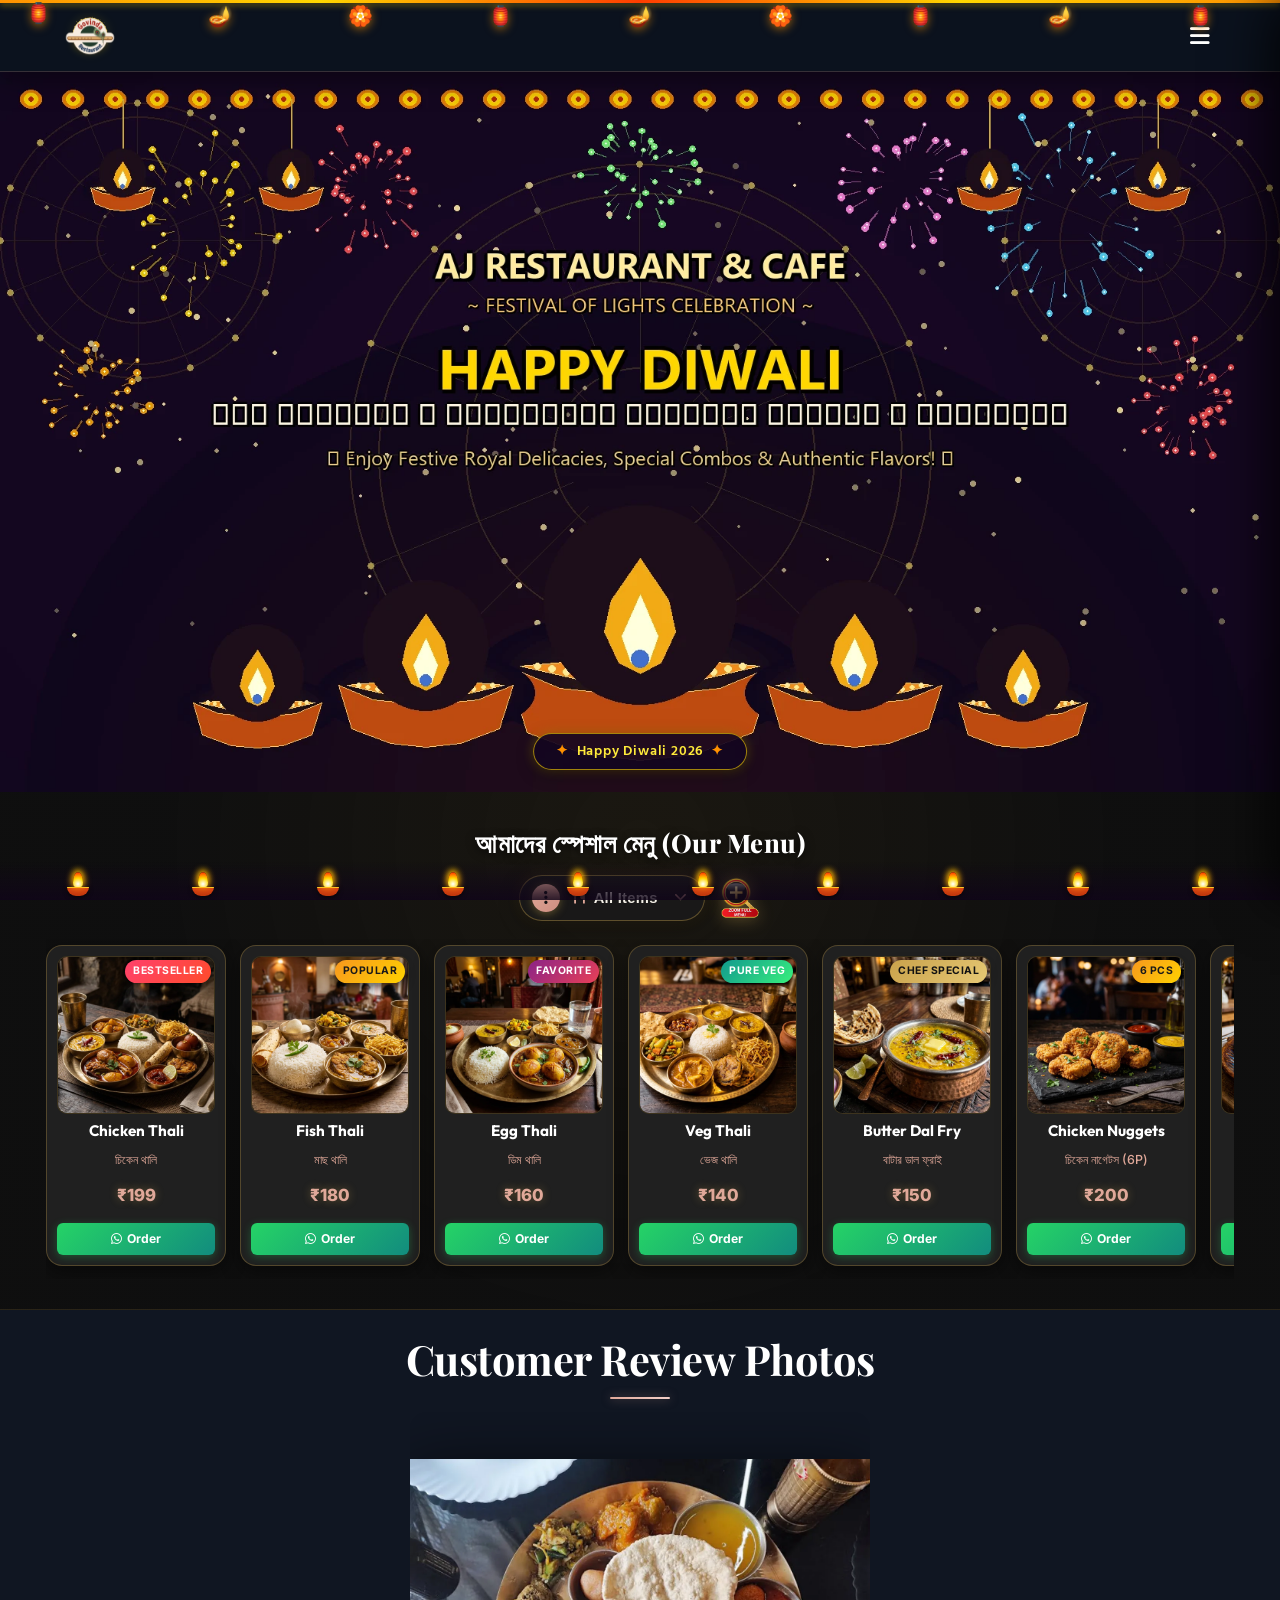
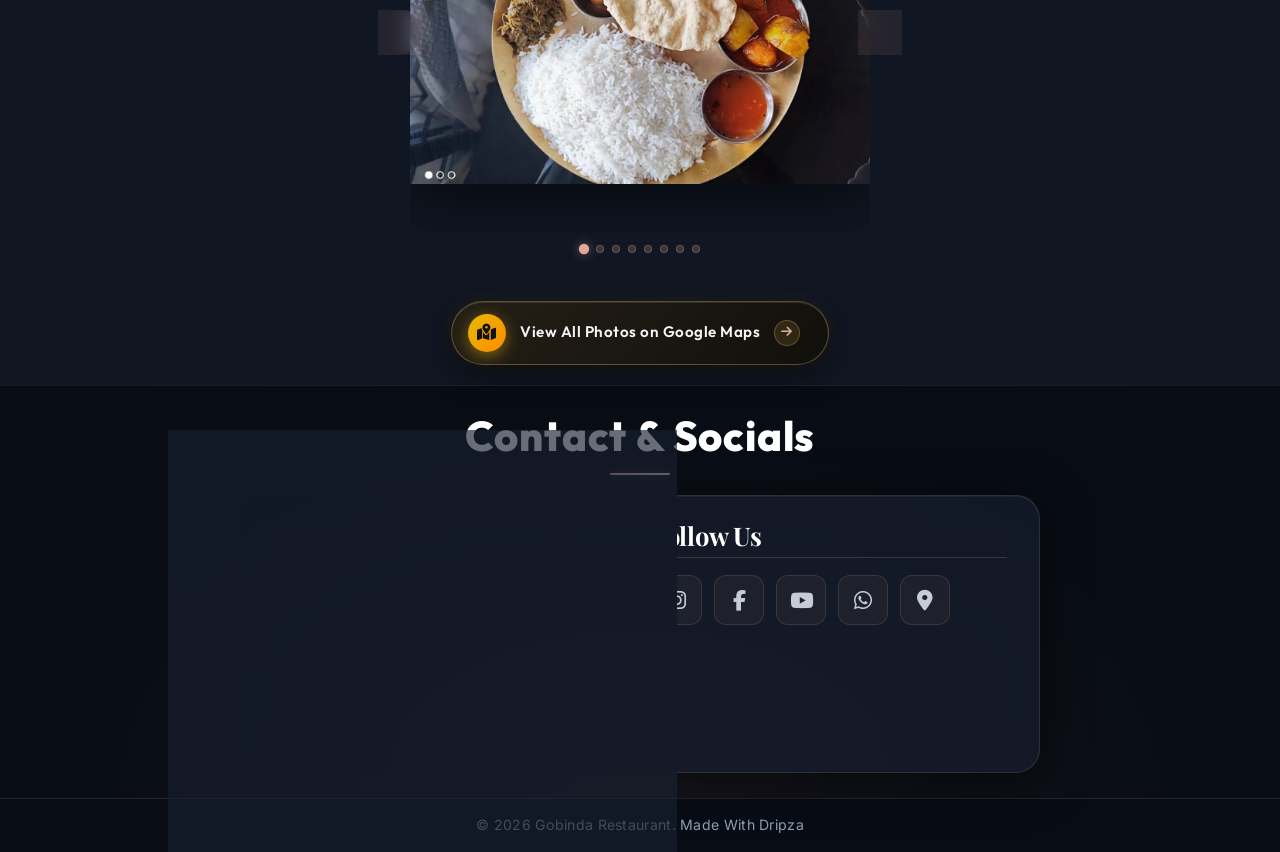
<file: index.html>
﻿<!DOCTYPE html>
<html lang="bn">
<head>
    <meta charset="UTF-8">
    <meta name="viewport" content="width=device-width, initial-scale=1.0">
    <title>Gobinda Restaurant</title>
    <link rel="icon" type="image/png" href="assets/gobinda-logo.webp">
    <link href="https://fonts.googleapis.com/css2?family=Playfair+Display:wght@400;600;700;800&family=Outfit:wght@300;400;600;800&family=Inter:wght@300;400;500;600&family=Hind+Siliguri:wght@400;600;700&display=swap" rel="stylesheet">
    <link rel="stylesheet" href="https://cdnjs.cloudflare.com/ajax/libs/font-awesome/6.4.0/css/all.min.css">
    <link rel="stylesheet" href="styles.css?v=1.3">
</head>
<body class="no-scroll diwali-theme">
    <!-- Preloader Screen -->
    <div id="preloader">
        <div class="preloader-content">
            <div class="preloader-diya-glow">🪔</div>
            <h1 class="preloader-title">Welcome to <br><span class="highlight">Gobinda Restaurant</span></h1>
            <div class="preloader-loader">
                <div class="loader-bar"></div>
            </div>
        </div>
    </div>
    <!-- Navbar -->
        <!-- Hanging Decorative Diwali Toran & Lanterns -->
    <div class="diwali-hanging-toran" aria-hidden="true">
        <div class="toran-string"></div>
        <div class="toran-items">
            <span class="toran-lantern tl1">🏮</span>
            <span class="toran-diya td1">🪔</span>
            <span class="toran-flower tf1">🏵️</span>
            <span class="toran-lantern tl2">🏮</span>
            <span class="toran-diya td2">🪔</span>
            <span class="toran-flower tf2">🏵️</span>
            <span class="toran-lantern tl3">🏮</span>
            <span class="toran-diya td3">🪔</span>
            <span class="toran-lantern tl4">🏮</span>
        </div>
    </div>
    <nav class="navbar">
        <div class="logo-container">
            <img src="assets/gobinda-logo.webp" alt="Gobinda Restaurant Logo" class="logo-brand-img">
            <div class="logo-text-wrapper">
                <span class="animated-football-header" title="Diwali Celebration">
                    <img src="assets/diwali_run_icon.webp" alt="Mahalaya Run Icon" style="object-fit: contain; filter: drop-shadow(0 0 5px rgba(255, 215, 0, 0.6));">
                </span>
                <span class="logo-text">Gobinda Restaurant</span>
            </div>
        </div>
        <span class="rath-yatra-header-text diwali-header-text">✨ শুভ দীপাবলি ও কালীপূজা 🪔</span>
        <ul class="nav-links">
            <li><a href="#home">Home</a></li>
            <li><a href="#menu">Menu</a></li>
            <li><a href="#reviews">Reviews</a></li>
            <li><a href="#contact">Contact</a></li>
        </ul>
        <div class="navbar-actions">
            <div class="hamburger">
                <i class="fas fa-bars"></i>
            </div>
        </div>
    </nav>

    <!-- Hero Section -->
    <section id="home" class="hero">
        <div class="hero-bg banner-box">
            <img src="assets/diwali_greeting_banner.webp" alt="Happy Diwali Festival Banner" class="active">
            <img src="assets/banner_1.webp" alt="Gobinda Restaurant Banner 1">
            <img src="assets/banner_2.webp" alt="Gobinda Restaurant Banner 2">
            <img src="assets/banner_3.webp" alt="Gobinda Restaurant Banner 3">
            <img src="assets/banner_4.webp" alt="Gobinda Restaurant Banner 4">
            <img src="assets/banner_5.webp" alt="Gobinda Restaurant Banner 5">
            <div class="overlay"></div>
        </div>
        <!-- Interactive Diwali Fireworks Canvas Overlay -->
        <canvas id="diwali-fireworks-canvas"></canvas>
        <div class="hero-diwali-badge">
            <span class="sparkle-star">✦</span> Happy Diwali 2026 <span class="sparkle-star">✦</span>
        </div>
        <!-- Click/Hover Zones for Banner Control -->
        <div class="hero-nav-zone left-zone" title="Previous Image"></div>
        <div class="hero-nav-zone right-zone" title="Next Image"></div>
    </section>

                <!-- Digital Restaurant Menu Section -->
    <section id="menu" class="main-menu-section">
        <div class="menu-header-wrapper">
            <div class="menu-eyebrow-container">
                <span class="menu-eyebrow">আমাদের স্পেশাল মেনু (Our Menu)</span>
            </div>
        </div>

        <!-- Menu Category Filter Tabs -->
                <!-- Menu Category Filter Dropdown (Three-Dot Filter Menu) -->
        <!-- Menu Filter and Zoom Controls Row -->
        <div class="menu-filter-controls-row">
            <div class="menu-filter-dropdown-wrapper" id="main-menu-filter-dropdown-wrapper">
            <button type="button" class="menu-filter-dots-btn" id="main-menu-filter-dots-btn" aria-expanded="false" aria-haspopup="true" title="Filter Menu">
                <span class="three-dots-icon-box">
                    <i class="fas fa-ellipsis-v"></i>
                </span>
                <span class="current-filter-label" id="main-current-filter-label">
                    <i class="fas fa-utensils"></i>
                    <span>All Items</span>
                </span>
                <i class="fas fa-chevron-down filter-dropdown-arrow"></i>
            </button>

            <!-- Dropdown List of Category Filter Options -->
            <div class="menu-filter-dropdown-menu" id="main-menu-filter-dropdown-menu">
                <div class="menu-filter-dropdown-header">
                    <span><i class="fas fa-filter"></i> Filter Category</span>
                </div>
                <div class="menu-filter-dropdown-list">
                    <button type="button" class="menu-tab-btn active" data-category="all">
                        <span class="tab-btn-content">
                            <i class="fas fa-utensils tab-icon"></i>
                            <span class="tab-title">All Items</span>
                        </span>
                        <i class="fas fa-check active-indicator-icon"></i>
                    </button>
                    <button type="button" class="menu-tab-btn" data-category="thali">
                        <span class="tab-btn-content">
                            <i class="fas fa-bowl-rice tab-icon"></i>
                            <span class="tab-title">Bengali Thali</span>
                        </span>
                        <i class="fas fa-check active-indicator-icon"></i>
                    </button>
                    <button type="button" class="menu-tab-btn" data-category="snacks">
                        <span class="tab-btn-content">
                            <i class="fas fa-burger tab-icon"></i>
                            <span class="tab-title">Breakfast & Snacks</span>
                        </span>
                        <i class="fas fa-check active-indicator-icon"></i>
                    </button>
                    <button type="button" class="menu-tab-btn" data-category="beverages">
                        <span class="tab-btn-content">
                            <i class="fas fa-mug-hot tab-icon"></i>
                            <span class="tab-title">Tea & Coffee</span>
                        </span>
                        <i class="fas fa-check active-indicator-icon"></i>
                    </button>
                    <button type="button" class="menu-tab-btn" data-category="extras">
                        <span class="tab-btn-content">
                            <i class="fas fa-plate-wheat tab-icon"></i>
                            <span class="tab-title">Sides & Extras</span>
                        </span>
                        <i class="fas fa-check active-indicator-icon"></i>
                    </button>
                </div>
            </div>
        </div>

            <!-- Zoom Full Menu Button on Right Side of Filter -->
            <button type="button" class="menu-zoom-img-btn" id="open-full-menu-modal-btn" title="Open Complete Menu Card (সম্পূর্ণ মেনু)">
                    <img src="assets/zoom_full_menu_icon.webp" alt="Zoom Full Menu" class="zoom-full-menu-img">
                </button>
        </div>
        

        <!-- Menu Cards Horizontal Side-Scroll Wrapper -->
        <div class="main-menu-scroll-wrapper">
            <div class="main-menu-scroll-track" id="main-restaurant-menu-scroll">
                
                <!-- 1. Chicken Thali -->
                <div class="food-menu-card" data-category="thali">
                    <div class="food-card-badge bestseller">Bestseller</div>
                    <div class="food-card-img-box">
                        <img src="assets/menu_chicken_thali.webp" alt="Chicken Thali" loading="lazy">
                    </div>
                    <div class="food-card-body">
                        <h3 class="food-title">Chicken Thali</h3>
                        <span class="bengali-title">চিকেন থালি</span>
                        <span class="food-price">₹199</span>
                        <a href="https://wa.me/917001587099?text=Hi%20Gobinda%20Restaurant,%20I%20want%20to%20order%20Chicken%20Thali%20(₹199)" target="_blank" class="food-order-btn">
                            <i class="fab fa-whatsapp"></i> Order
                        </a>
                    </div>
                </div>

                <!-- 2. Fish Thali -->
                <div class="food-menu-card" data-category="thali">
                    <div class="food-card-badge popular">Popular</div>
                    <div class="food-card-img-box">
                        <img src="assets/menu_fish_thali.webp" alt="Fish Thali" loading="lazy">
                    </div>
                    <div class="food-card-body">
                        <h3 class="food-title">Fish Thali</h3>
                        <span class="bengali-title">মাছ থালি</span>
                        <span class="food-price">₹180</span>
                        <a href="https://wa.me/917001587099?text=Hi%20Gobinda%20Restaurant,%20I%20want%20to%20order%20Fish%20Thali%20(₹180)" target="_blank" class="food-order-btn">
                            <i class="fab fa-whatsapp"></i> Order
                        </a>
                    </div>
                </div>

                <!-- 3. Egg Thali -->
                <div class="food-menu-card" data-category="thali">
                    <div class="food-card-badge special">Favorite</div>
                    <div class="food-card-img-box">
                        <img src="assets/menu_egg_thali.webp" alt="Egg Thali" loading="lazy">
                    </div>
                    <div class="food-card-body">
                        <h3 class="food-title">Egg Thali</h3>
                        <span class="bengali-title">ডিম থালি</span>
                        <span class="food-price">₹160</span>
                        <a href="https://wa.me/917001587099?text=Hi%20Gobinda%20Restaurant,%20I%20want%20to%20order%20Egg%20Thali%20(₹160)" target="_blank" class="food-order-btn">
                            <i class="fab fa-whatsapp"></i> Order
                        </a>
                    </div>
                </div>

                <!-- 4. Veg Thali -->
                <div class="food-menu-card" data-category="thali">
                    <div class="food-card-badge pure-veg">Pure Veg</div>
                    <div class="food-card-img-box">
                        <img src="assets/menu_veg_thali.webp" alt="Veg Thali" loading="lazy">
                    </div>
                    <div class="food-card-body">
                        <h3 class="food-title">Veg Thali</h3>
                        <span class="bengali-title">ভেজ থালি</span>
                        <span class="food-price">₹140</span>
                        <a href="https://wa.me/917001587099?text=Hi%20Gobinda%20Restaurant,%20I%20want%20to%20order%20Veg%20Thali%20(₹140)" target="_blank" class="food-order-btn">
                            <i class="fab fa-whatsapp"></i> Order
                        </a>
                    </div>
                </div>

                <!-- 5. Butter Dal Fry -->
                <div class="food-menu-card" data-category="extras">
                    <div class="food-card-badge chef">Chef Special</div>
                    <div class="food-card-img-box">
                        <img src="assets/menu_butter_dal_fry.webp" alt="Butter Dal Fry" loading="lazy">
                    </div>
                    <div class="food-card-body">
                        <h3 class="food-title">Butter Dal Fry</h3>
                        <span class="bengali-title">বাটার ডাল ফ্রাই</span>
                        <span class="food-price">₹150</span>
                        <a href="https://wa.me/917001587099?text=Hi%20Gobinda%20Restaurant,%20I%20want%20to%20order%20Butter%20Dal%20Fry%20(₹150)" target="_blank" class="food-order-btn">
                            <i class="fab fa-whatsapp"></i> Order
                        </a>
                    </div>
                </div>

                <!-- 6. Chicken Nuggets -->
                <div class="food-menu-card" data-category="snacks">
                    <div class="food-card-badge popular">6 Pcs</div>
                    <div class="food-card-img-box">
                        <img src="assets/menu_chicken_nuggets.webp" alt="Chicken Nuggets" loading="lazy">
                    </div>
                    <div class="food-card-body">
                        <h3 class="food-title">Chicken Nuggets</h3>
                        <span class="bengali-title">চিকেন নাগেটস (6P)</span>
                        <span class="food-price">₹200</span>
                        <a href="https://wa.me/917001587099?text=Hi%20Gobinda%20Restaurant,%20I%20want%20to%20order%20Chicken%20Nuggets%20(₹200)" target="_blank" class="food-order-btn">
                            <i class="fab fa-whatsapp"></i> Order
                        </a>
                    </div>
                </div>

                <!-- 7. Aloo Tikki -->
                <div class="food-menu-card" data-category="snacks">
                    <div class="food-card-badge pure-veg">Big Size</div>
                    <div class="food-card-img-box">
                        <img src="assets/menu_aloo_tikki.webp" alt="Aloo Tikki Big Size" loading="lazy">
                    </div>
                    <div class="food-card-body">
                        <h3 class="food-title">Aloo Tikki 6P</h3>
                        <span class="bengali-title">আলু টিক্কি (6P)</span>
                        <span class="food-price">₹180</span>
                        <a href="https://wa.me/917001587099?text=Hi%20Gobinda%20Restaurant,%20I%20want%20to%20order%20Aloo%20Tikki%20(₹180)" target="_blank" class="food-order-btn">
                            <i class="fab fa-whatsapp"></i> Order
                        </a>
                    </div>
                </div>

                <!-- 8. Egg Maggie -->
                <div class="food-menu-card" data-category="snacks">
                    <div class="food-card-badge popular">Hot</div>
                    <div class="food-card-img-box">
                        <img src="assets/menu_egg_maggie.webp" alt="Egg Maggie" loading="lazy">
                    </div>
                    <div class="food-card-body">
                        <h3 class="food-title">Egg Maggie</h3>
                        <span class="bengali-title">এগ ম্যাগি</span>
                        <span class="food-price">₹80</span>
                        <a href="https://wa.me/917001587099?text=Hi%20Gobinda%20Restaurant,%20I%20want%20to%20order%20Egg%20Maggie%20(₹80)" target="_blank" class="food-order-btn">
                            <i class="fab fa-whatsapp"></i> Order
                        </a>
                    </div>
                </div>

                <!-- 9. Veg Maggie -->
                <div class="food-menu-card" data-category="snacks">
                    <div class="food-card-badge pure-veg">Veg</div>
                    <div class="food-card-img-box">
                        <img src="assets/menu_egg_maggie.webp" alt="Veg Maggie" loading="lazy">
                    </div>
                    <div class="food-card-body">
                        <h3 class="food-title">Veg Maggie</h3>
                        <span class="bengali-title">ভেজ ম্যাগি</span>
                        <span class="food-price">₹60</span>
                        <a href="https://wa.me/917001587099?text=Hi%20Gobinda%20Restaurant,%20I%20want%20to%20order%20Veg%20Maggie%20(₹60)" target="_blank" class="food-order-btn">
                            <i class="fab fa-whatsapp"></i> Order
                        </a>
                    </div>
                </div>

                <!-- 10. Bread Omelette -->
                <div class="food-menu-card" data-category="snacks">
                    <div class="food-card-badge special">Breakfast</div>
                    <div class="food-card-img-box">
                        <img src="assets/menu6.webp" alt="Bread Omelette Jam Butter" loading="lazy">
                    </div>
                    <div class="food-card-body">
                        <h3 class="food-title">Bread Omelette</h3>
                        <span class="bengali-title">ব্রেড ওমলেট / জ্যাম</span>
                        <span class="food-price">₹60</span>
                        <a href="https://wa.me/917001587099?text=Hi%20Gobinda%20Restaurant,%20I%20want%20to%20order%20Bread%20Omelette%20(₹60)" target="_blank" class="food-order-btn">
                            <i class="fab fa-whatsapp"></i> Order
                        </a>
                    </div>
                </div>

                <!-- 11. Chai & Coffee -->
                <div class="food-menu-card" data-category="beverages">
                    <div class="food-card-badge special">Hot</div>
                    <div class="food-card-img-box">
                        <img src="assets/menu_tea_coffee.webp" alt="Coffee" loading="lazy">
                    </div>
                    <div class="food-card-body">
                        <h3 class="food-title">Milk / Black Coffee</h3>
                        <span class="bengali-title">কফি (Min 2 Cup)</span>
                        <span class="food-price">₹50</span>
                        <a href="https://wa.me/917001587099?text=Hi%20Gobinda%20Restaurant,%20I%20want%20to%20order%20Coffee" target="_blank" class="food-order-btn">
                            <i class="fab fa-whatsapp"></i> Order
                        </a>
                    </div>
                </div>

                <!-- 12. Milk / Black Tea -->
                <div class="food-menu-card" data-category="beverages">
                    <div class="food-card-badge bestseller">Chai</div>
                    <div class="food-card-img-box">
                        <img src="assets/menu_tea_coffee.webp" alt="Tea" loading="lazy">
                    </div>
                    <div class="food-card-body">
                        <h3 class="food-title">Black / Milk Tea</h3>
                        <span class="bengali-title">চা (Min 2 Cup)</span>
                        <span class="food-price">₹25</span>
                        <a href="https://wa.me/917001587099?text=Hi%20Gobinda%20Restaurant,%20I%20want%20to%20order%20Tea" target="_blank" class="food-order-btn">
                            <i class="fab fa-whatsapp"></i> Order
                        </a>
                    </div>
                </div>

                <!-- 13. Green Tea -->
                <div class="food-menu-card" data-category="beverages">
                    <div class="food-card-badge pure-veg">Healthy</div>
                    <div class="food-card-img-box">
                        <img src="assets/menu_tea_coffee.webp" alt="Green Tea" loading="lazy">
                    </div>
                    <div class="food-card-body">
                        <h3 class="food-title">Green Tea</h3>
                        <span class="bengali-title">গ্রিন টি (Min 2 Cup)</span>
                        <span class="food-price">₹40</span>
                        <a href="https://wa.me/917001587099?text=Hi%20Gobinda%20Restaurant,%20I%20want%20to%20order%20Green%20Tea" target="_blank" class="food-order-btn">
                            <i class="fab fa-whatsapp"></i> Order
                        </a>
                    </div>
                </div>

                <!-- 14. Extra Chicken 4P -->
                <div class="food-menu-card" data-category="extras">
                    <div class="food-card-badge popular">4 Pcs</div>
                    <div class="food-card-img-box">
                        <img src="assets/menu_chicken_thali.webp" alt="Extra Chicken" loading="lazy">
                    </div>
                    <div class="food-card-body">
                        <h3 class="food-title">Extra Chicken (4P)</h3>
                        <span class="bengali-title">চিকেন কারি (4P)</span>
                        <span class="food-price">₹180</span>
                        <a href="https://wa.me/917001587099?text=Hi%20Gobinda%20Restaurant,%20I%20want%20to%20order%20Extra%20Chicken%204P%20(₹180)" target="_blank" class="food-order-btn">
                            <i class="fab fa-whatsapp"></i> Order
                        </a>
                    </div>
                </div>

                <!-- 15. Extra Mutton 1P -->
                <div class="food-menu-card" data-category="extras">
                    <div class="food-card-badge special">Special</div>
                    <div class="food-card-img-box">
                        <img src="assets/menu3.webp" alt="Extra Mutton" loading="lazy">
                    </div>
                    <div class="food-card-body">
                        <h3 class="food-title">Extra Mutton (1P)</h3>
                        <span class="bengali-title">মটন (স্পেশাল অর্ডার)</span>
                        <span class="food-price">₹80</span>
                        <a href="https://wa.me/917001587099?text=Hi%20Gobinda%20Restaurant,%20I%20want%20to%20order%20Extra%20Mutton%20(₹80)" target="_blank" class="food-order-btn">
                            <i class="fab fa-whatsapp"></i> Order
                        </a>
                    </div>
                </div>

                <!-- 16. Extra Fish 1P -->
                <div class="food-menu-card" data-category="extras">
                    <div class="food-card-badge popular">1 Pc</div>
                    <div class="food-card-img-box">
                        <img src="assets/menu_fish_thali.webp" alt="Extra Fish" loading="lazy">
                    </div>
                    <div class="food-card-body">
                        <h3 class="food-title">Extra Fish (1P)</h3>
                        <span class="bengali-title">মাছ ১ পিস</span>
                        <span class="food-price">₹80</span>
                        <a href="https://wa.me/917001587099?text=Hi%20Gobinda%20Restaurant,%20I%20want%20to%20order%20Extra%20Fish%20(₹80)" target="_blank" class="food-order-btn">
                            <i class="fab fa-whatsapp"></i> Order
                        </a>
                    </div>
                </div>

                <!-- 17. Green Salad -->
                <div class="food-menu-card" data-category="extras">
                    <div class="food-card-badge pure-veg">Fresh</div>
                    <div class="food-card-img-box">
                        <img src="assets/menu_veg_thali.webp" alt="Green Salad" loading="lazy">
                    </div>
                    <div class="food-card-body">
                        <h3 class="food-title">Green Salad</h3>
                        <span class="bengali-title">গ্রিন স্যালাড</span>
                        <span class="food-price">₹100</span>
                        <a href="https://wa.me/917001587099?text=Hi%20Gobinda%20Restaurant,%20I%20want%20to%20order%20Green%20Salad%20(₹100)" target="_blank" class="food-order-btn">
                            <i class="fab fa-whatsapp"></i> Order
                        </a>
                    </div>
                </div>

                <!-- 18. Extra Egg (2P) -->
                <div class="food-menu-card" data-category="extras">
                    <div class="food-card-badge special">2 Pcs</div>
                    <div class="food-card-img-box">
                        <img src="assets/menu_egg_thali.webp" alt="Extra Egg 2P" loading="lazy">
                    </div>
                    <div class="food-card-body">
                        <h3 class="food-title">Extra Egg (2P)</h3>
                        <span class="bengali-title">ডিম (২ পিস)</span>
                        <span class="food-price">₹50</span>
                        <a href="https://wa.me/917001587099?text=Hi%20Gobinda%20Restaurant,%20I%20want%20to%20order%20Extra%20Egg%202P%20(₹50)" target="_blank" class="food-order-btn">
                            <i class="fab fa-whatsapp"></i> Order
                        </a>
                    </div>
                </div>

                <!-- 19. Extra Rice -->
                <div class="food-menu-card" data-category="extras">
                    <div class="food-card-badge popular">1 Plate</div>
                    <div class="food-card-img-box">
                        <img src="assets/menu_veg_thali.webp" alt="Extra Rice" loading="lazy">
                    </div>
                    <div class="food-card-body">
                        <h3 class="food-title">Extra Rice</h3>
                        <span class="bengali-title">এক্সট্রা ভাত</span>
                        <span class="food-price">₹50</span>
                        <a href="https://wa.me/917001587099?text=Hi%20Gobinda%20Restaurant,%20I%20want%20to%20order%20Extra%20Rice%20(₹50)" target="_blank" class="food-order-btn">
                            <i class="fab fa-whatsapp"></i> Order
                        </a>
                    </div>
                </div>

                <!-- 20. Extra Misti / Papad / Roti -->
                <div class="food-menu-card" data-category="extras">
                    <div class="food-card-badge pure-veg">Per Pc</div>
                    <div class="food-card-img-box">
                        <img src="assets/menu2.webp" alt="Extra Misti Papad Roti" loading="lazy">
                    </div>
                    <div class="food-card-body">
                        <h3 class="food-title">Extra Misti / Papad / Roti</h3>
                        <span class="bengali-title">মিষ্টি / পাঁপড় / রুটি</span>
                        <span class="food-price">₹10</span>
                        <a href="https://wa.me/917001587099?text=Hi%20Gobinda%20Restaurant,%20I%20want%20to%20order%20Extra%20Misti%20Papad%20Roti%20(₹10)" target="_blank" class="food-order-btn">
                            <i class="fab fa-whatsapp"></i> Order
                        </a>
                    </div>
                </div>

                <!-- 21. Extra Sabji / Dal / Vaji -->
                <div class="food-menu-card" data-category="extras">
                    <div class="food-card-badge pure-veg">Side Bowl</div>
                    <div class="food-card-img-box">
                        <img src="assets/menu_butter_dal_fry.webp" alt="Extra Sabji Dal Vaji" loading="lazy">
                    </div>
                    <div class="food-card-body">
                        <h3 class="food-title">Extra Sabji / Dal / Vaji</h3>
                        <span class="bengali-title">সবজি / ডাল / ভাজি</span>
                        <span class="food-price">₹30</span>
                        <a href="https://wa.me/917001587099?text=Hi%20Gobinda%20Restaurant,%20I%20want%20to%20order%20Extra%20Sabji%20Dal%20Vaji%20(₹30)" target="_blank" class="food-order-btn">
                            <i class="fab fa-whatsapp"></i> Order
                        </a>
                    </div>
                </div>

                <!-- 18. Water Bottle -->
                <div class="food-menu-card" data-category="beverages">
                    <div class="food-card-badge pure-veg">Mineral</div>
                    <div class="food-card-img-box">
                        <img src="assets/menu5.webp" alt="Water Bottle" loading="lazy">
                    </div>
                    <div class="food-card-body">
                        <h3 class="food-title">Water Bottle</h3>
                        <span class="bengali-title">জল 1L / 2L</span>
                        <span class="food-price">₹20 / ₹30</span>
                        <a href="https://wa.me/917001587099?text=Hi%20Gobinda%20Restaurant,%20I%20want%20to%20order%20Water%20Bottle" target="_blank" class="food-order-btn">
                            <i class="fab fa-whatsapp"></i> Order
                        </a>
                    </div>
                </div>

            </div>
        </div>
    </section>

    <!-- Reviews Section (Photo Gallery) -->
    <section id="reviews" class="reviews-section">
        <h2 class="section-title">Customer Review Photos</h2>
        <div class="reviews-slider-container">
            <div class="reviews-slider">
                <div class="review-slide active">
                    <img src="assets/review_1.webp" alt="Customer Review 1">
                </div>
                <div class="review-slide">
                    <img src="assets/review_2.webp" alt="Customer Review 2">
                </div>
                <div class="review-slide">
                    <img src="assets/review_3.webp" alt="Customer Review 3">
                </div>
                <div class="review-slide">
                    <img src="assets/review_4.webp" alt="Customer Review 4">
                </div>
                <div class="review-slide">
                    <img src="assets/review_5.webp" alt="Customer Review 5">
                </div>
                <div class="review-slide">
                    <img src="assets/review_6.webp" alt="Customer Review 6">
                </div>
                <div class="review-slide">
                    <img src="assets/review_7.webp" alt="Customer Review 7">
                </div>
                <div class="review-slide">
                    <img src="assets/review_8.webp" alt="Customer Review 8">
                </div>
            </div>
            
            <!-- Slider Controls -->
            <button class="slider-btn prev-btn"><i class="fas fa-chevron-left"></i></button>
            <button class="slider-btn next-btn"><i class="fas fa-chevron-right"></i></button>
            
            <!-- Slider Dots -->
            <div class="slider-dots">
                <span class="dot active" data-index="0"></span>
                <span class="dot" data-index="1"></span>
                <span class="dot" data-index="2"></span>
                <span class="dot" data-index="3"></span>
                <span class="dot" data-index="4"></span>
                <span class="dot" data-index="5"></span>
                <span class="dot" data-index="6"></span>
                <span class="dot" data-index="7"></span>
            </div>
        </div>
        <div style="text-align: center; margin-top: 3rem;">
            <div class="reviews-cta-wrapper">
            <a href="https://maps.app.goo.gl/LKp2HQWt9rG5Socy7" target="_blank" class="modern-maps-btn" title="Open Google Maps Gallery">
                <span class="maps-icon-badge"><i class="fas fa-map-marked-alt"></i></span>
                <span class="maps-btn-text">View All Photos on Google Maps</span>
                <span class="maps-arrow-circle"><i class="fas fa-arrow-right"></i></span>
            </a>
        </div>
        </div>
    </section>

    <!-- Contact & Footer -->
    <section id="contact" class="contact-section">
        <h2 class="section-title">Contact & Socials</h2>
        <div class="contact-container glassmorphism">
            <div class="contact-info">
                <h2>Visit Us</h2>
                <div class="info-item">
                    <a href="https://maps.app.goo.gl/s3yb1zf3VRQupUv19" target="_blank" style="color: inherit; text-decoration: none; display: flex; align-items: center; gap: 15px;">
                        <i class="fas fa-map-marker-alt"></i>
                        <p>OLD ELECTRIC OFFICE, Bowbazar Rd, Nabadwip, West Bengal 741302</p>
                    </a>
                </div>
                <div class="info-item">
                    <a href="tel:+917001587099" style="color: inherit; text-decoration: none; display: flex; align-items: center; gap: 15px;">
                        <i class="fas fa-phone-alt"></i>
                        <p>+91 7001587099</p>
                    </a>
                </div>
                <div class="info-item">
                    <a href="mailto:hello@gobindarestaurant.com" style="color: inherit; text-decoration: none; display: flex; align-items: center; gap: 15px;">
                        <i class="fas fa-envelope"></i>
                        <p>hello@gobindarestaurant.com</p>
                    </a>
                </div>
            </div>
            <div class="social-links">
                <h2>Follow Us</h2>
                <div class="social-icons">
                    <a href="#" class="social-icon"><i class="fab fa-instagram"></i></a>
                    <a href="#" class="social-icon"><i class="fab fa-facebook-f"></i></a>
                    <a href="#" class="social-icon"><i class="fab fa-youtube"></i></a>
                    <a href="https://wa.me/917001587099" target="_blank" class="social-icon"><i class="fab fa-whatsapp"></i></a>
                    <a href="https://maps.app.goo.gl/s3yb1zf3VRQupUv19" target="_blank" class="social-icon"><i class="fas fa-map-marker-alt"></i></a>
                </div>
            </div>
        </div>
    </section>

    <footer>
        <p>&copy; 2026 Gobinda Restaurant. Made With Dripza</p>
    </footer>



    <!-- Full Menu Interactive Modal -->
    <div class="full-menu-modal" id="full-menu-modal" aria-hidden="true">
        <div class="full-menu-modal-overlay" id="full-menu-modal-overlay"></div>
        <div class="full-menu-modal-container">
            <!-- Modal Sticky Top Header Container (Header + Hero Title + Search + Category Tabs) -->
            <div class="full-menu-modal-top-section">
                <!-- Modal Header -->
                <div class="full-menu-modal-header">
                    <div class="full-menu-modal-header-left">
                        <button class="menu-modal-close-btn" id="close-full-menu-modal-btn" aria-label="Close Full Menu">
                            <i class="fas fa-arrow-left"></i> <span>Back</span>
                        </button>
                        <div class="full-menu-modal-title">
                            Gobinda Restaurant
                        </div>
                    </div>
                    <div class="full-menu-modal-header-right">
                        <a href="#modal-order-timings" class="menu-modal-timing-btn" id="modal-timing-btn" title="Order Timings">
                            <i class="fas fa-clock"></i> <span>Timings</span>
                        </a>
                        <a href="tel:917001587099" class="menu-modal-call-btn">
                            <i class="fas fa-phone-alt"></i> <span>917001587099</span>
                        </a>
                        <button class="menu-modal-close-icon-btn" id="close-full-menu-icon-btn" aria-label="Close">
                            <i class="fas fa-times"></i>
                        </button>
                    </div>
                </div>

                <!-- Modal Hero Header -->
                <div class="full-menu-hero">
                    <h1>Complete Menu Card <span class="bengali-heading">আমাদের সম্পূর্ণ ডিজিটাল মেনু</span></h1>
                </div>

                <!-- Search Bar & Category Filter Tabs -->
                <div class="menu-control-bar">
                    

                    <!-- Modal Category Filter Dropdown (Three-Dot Filter Menu) -->
                    <div class="menu-filter-dropdown-wrapper" id="modal-menu-filter-dropdown-wrapper">
            <button type="button" class="menu-filter-dots-btn" id="modal-menu-filter-dots-btn" aria-expanded="false" aria-haspopup="true" title="Filter Menu">
                <span class="three-dots-icon-box">
                    <i class="fas fa-ellipsis-v"></i>
                </span>
                <span class="current-filter-label" id="modal-current-filter-label">
                    <i class="fas fa-utensils"></i>
                    <span>All Items</span>
                </span>
                <i class="fas fa-chevron-down filter-dropdown-arrow"></i>
            </button>

            <!-- Dropdown List of Category Filter Options -->
            <div class="menu-filter-dropdown-menu" id="modal-menu-filter-dropdown-menu">
                <div class="menu-filter-dropdown-header">
                    <span><i class="fas fa-filter"></i> Filter Category</span>
                </div>
                <div class="menu-filter-dropdown-list">
                    <button type="button" class="menu-tab-btn active" data-category="all">
                        <span class="tab-btn-content">
                            <i class="fas fa-utensils tab-icon"></i>
                            <span class="tab-title">All Items</span>
                        </span>
                        <i class="fas fa-check active-indicator-icon"></i>
                    </button>
                    <button type="button" class="menu-tab-btn" data-category="thali">
                        <span class="tab-btn-content">
                            <i class="fas fa-bowl-rice tab-icon"></i>
                            <span class="tab-title">Bengali Thali</span>
                        </span>
                        <i class="fas fa-check active-indicator-icon"></i>
                    </button>
                    <button type="button" class="menu-tab-btn" data-category="snacks">
                        <span class="tab-btn-content">
                            <i class="fas fa-burger tab-icon"></i>
                            <span class="tab-title">Breakfast & Snacks</span>
                        </span>
                        <i class="fas fa-check active-indicator-icon"></i>
                    </button>
                    <button type="button" class="menu-tab-btn" data-category="beverages">
                        <span class="tab-btn-content">
                            <i class="fas fa-mug-hot tab-icon"></i>
                            <span class="tab-title">Tea & Coffee</span>
                        </span>
                        <i class="fas fa-check active-indicator-icon"></i>
                    </button>
                    <button type="button" class="menu-tab-btn" data-category="extras">
                        <span class="tab-btn-content">
                            <i class="fas fa-plate-wheat tab-icon"></i>
                            <span class="tab-title">Sides & Extras</span>
                        </span>
                        <i class="fas fa-check active-indicator-icon"></i>
                    </button>
                </div>
            </div>
                </div>

                    <div class="search-box-wrapper">
                        <i class="fas fa-search"></i>
                        <input type="text" id="modal-menu-search-input" placeholder="খাবারের নাম লিখে খুঁজুন (Search dishes...)" autocomplete="off" enterkeyhint="search">
                        <button type="button" id="modal-menu-search-clear" class="search-clear-btn" aria-label="Clear search" title="à¦®à§à¦›à§‡ à¦«à§‡à¦²à§à¦¨ (Clear)">
                            <i class="fas fa-times"></i>
                        </button>
                    </div>
            </div>
            </div>

            <div class="full-menu-modal-body">
                <!-- Complete Menu Card Grid -->
                <div class="compact-menu-grid-container">
                    <div class="compact-grid" id="modal-full-menu-grid">

                        <!-- 1. Chicken Thali -->
                        <div class="food-menu-card" data-category="thali" data-keywords="chicken thali murgi murgir mangsho rice dal sabji thali">
                            <div class="food-card-badge bestseller">Bestseller</div>
                            <div class="food-card-img-box">
                                <img src="assets/menu_chicken_thali.webp" alt="Chicken Thali" loading="lazy">
                            </div>
                            <div class="food-card-body">
                                <h3 class="food-title">Chicken Thali</h3>
                                <span class="bengali-title">চিকেন থালি</span>
                                <span class="food-price">₹199</span>
                                <a href="https://wa.me/917001587099?text=Hi%20Gobinda%20Restaurant,%20I%20want%20to%20order%20Chicken%20Thali%20(₹199)" target="_blank" class="food-order-btn">
                                    <i class="fab fa-whatsapp"></i> Order
                                </a>
                            </div>
                        </div>

                        <!-- 2. Fish Thali -->
                        <div class="food-menu-card" data-category="thali" data-keywords="fish thali macher thali mach jhol rui katla rice dal thali">
                            <div class="food-card-badge popular">Popular</div>
                            <div class="food-card-img-box">
                                <img src="assets/menu_fish_thali.webp" alt="Fish Thali" loading="lazy">
                            </div>
                            <div class="food-card-body">
                                <h3 class="food-title">Fish Thali</h3>
                                <span class="bengali-title">মাছ থালি</span>
                                <span class="food-price">₹180</span>
                                <a href="https://wa.me/917001587099?text=Hi%20Gobinda%20Restaurant,%20I%20want%20to%20order%20Fish%20Thali%20(₹180)" target="_blank" class="food-order-btn">
                                    <i class="fab fa-whatsapp"></i> Order
                                </a>
                            </div>
                        </div>

                        <!-- 3. Egg Thali -->
                        <div class="food-menu-card" data-category="thali" data-keywords="egg thali dimer thali dim kosha rice dal thali">
                            <div class="food-card-badge special">Favorite</div>
                            <div class="food-card-img-box">
                                <img src="assets/menu_egg_thali.webp" alt="Egg Thali" loading="lazy">
                            </div>
                            <div class="food-card-body">
                                <h3 class="food-title">Egg Thali</h3>
                                <span class="bengali-title">ডিম থালি</span>
                                <span class="food-price">₹160</span>
                                <a href="https://wa.me/917001587099?text=Hi%20Gobinda%20Restaurant,%20I%20want%20to%20order%20Egg%20Thali%20(₹160)" target="_blank" class="food-order-btn">
                                    <i class="fab fa-whatsapp"></i> Order
                                </a>
                            </div>
                        </div>

                        <!-- 4. Veg Thali -->
                        <div class="food-menu-card" data-category="thali" data-keywords="veg thali niramish thali paneer dal sabji rice mishti doi">
                            <div class="food-card-badge pure-veg">Pure Veg</div>
                            <div class="food-card-img-box">
                                <img src="assets/menu_veg_thali.webp" alt="Veg Thali" loading="lazy">
                            </div>
                            <div class="food-card-body">
                                <h3 class="food-title">Veg Thali</h3>
                                <span class="bengali-title">ভেজ থালি</span>
                                <span class="food-price">₹140</span>
                                <a href="https://wa.me/917001587099?text=Hi%20Gobinda%20Restaurant,%20I%20want%20to%20order%20Veg%20Thali%20(₹140)" target="_blank" class="food-order-btn">
                                    <i class="fab fa-whatsapp"></i> Order
                                </a>
                            </div>
                        </div>

                        <!-- 5. Butter Dal Fry -->
                        <div class="food-menu-card" data-category="extras" data-keywords="butter dal fry yellow dal tadka veg">
                            <div class="food-card-badge chef">Chef Special</div>
                            <div class="food-card-img-box">
                                <img src="assets/menu_butter_dal_fry.webp" alt="Butter Dal Fry" loading="lazy">
                            </div>
                            <div class="food-card-body">
                                <h3 class="food-title">Butter Dal Fry</h3>
                                <span class="bengali-title">বাটার ডাল ফ্রাই</span>
                                <span class="food-price">₹150</span>
                                <a href="https://wa.me/917001587099?text=Hi%20Gobinda%20Restaurant,%20I%20want%20to%20order%20Butter%20Dal%20Fry%20(₹150)" target="_blank" class="food-order-btn">
                                    <i class="fab fa-whatsapp"></i> Order
                                </a>
                            </div>
                        </div>

                        <!-- 6. Chicken Nuggets (6P) -->
                        <div class="food-menu-card" data-category="snacks" data-keywords="chicken nuggets 6p fried snacks non-veg">
                            <div class="food-card-badge popular">6 Pcs</div>
                            <div class="food-card-img-box">
                                <img src="assets/menu_chicken_nuggets.webp" alt="Chicken Nuggets" loading="lazy">
                            </div>
                            <div class="food-card-body">
                                <h3 class="food-title">Chicken Nuggets</h3>
                                <span class="bengali-title">চিকেন নাগেটস (6P)</span>
                                <span class="food-price">₹200</span>
                                <a href="https://wa.me/917001587099?text=Hi%20Gobinda%20Restaurant,%20I%20want%20to%20order%20Chicken%20Nuggets%20(₹200)" target="_blank" class="food-order-btn">
                                    <i class="fab fa-whatsapp"></i> Order
                                </a>
                            </div>
                        </div>

                        <!-- 7. Aloo Tikki Big Size (6P) -->
                        <div class="food-menu-card" data-category="snacks" data-keywords="aloo tikki potato cutlet snacks big size veg">
                            <div class="food-card-badge pure-veg">Big Size</div>
                            <div class="food-card-img-box">
                                <img src="assets/menu_aloo_tikki.webp" alt="Aloo Tikki Big Size" loading="lazy">
                            </div>
                            <div class="food-card-body">
                                <h3 class="food-title">Aloo Tikki 6P</h3>
                                <span class="bengali-title">আলু টিক্কি (6P)</span>
                                <span class="food-price">₹180</span>
                                <a href="https://wa.me/917001587099?text=Hi%20Gobinda%20Restaurant,%20I%20want%20to%20order%20Aloo%20Tikki%20(₹180)" target="_blank" class="food-order-btn">
                                    <i class="fab fa-whatsapp"></i> Order
                                </a>
                            </div>
                        </div>

                        <!-- 8. Egg Maggie -->
                        <div class="food-menu-card" data-category="snacks" data-keywords="egg maggie noodles masala snacks">
                            <div class="food-card-badge popular">Hot</div>
                            <div class="food-card-img-box">
                                <img src="assets/menu_egg_maggie.webp" alt="Egg Maggie" loading="lazy">
                            </div>
                            <div class="food-card-body">
                                <h3 class="food-title">Egg Maggie</h3>
                                <span class="bengali-title">এগ ম্যাগি</span>
                                <span class="food-price">₹80</span>
                                <a href="https://wa.me/917001587099?text=Hi%20Gobinda%20Restaurant,%20I%20want%20to%20order%20Egg%20Maggie%20(₹80)" target="_blank" class="food-order-btn">
                                    <i class="fab fa-whatsapp"></i> Order
                                </a>
                            </div>
                        </div>

                        <!-- 9. Veg Maggie -->
                        <div class="food-menu-card" data-category="snacks" data-keywords="veg maggie masala noodles snacks vegetarian">
                            <div class="food-card-badge pure-veg">Veg</div>
                            <div class="food-card-img-box">
                                <img src="assets/menu_egg_maggie.webp" alt="Veg Maggie" loading="lazy">
                            </div>
                            <div class="food-card-body">
                                <h3 class="food-title">Veg Maggie</h3>
                                <span class="bengali-title">ভেজ ম্যাগি</span>
                                <span class="food-price">₹60</span>
                                <a href="https://wa.me/917001587099?text=Hi%20Gobinda%20Restaurant,%20I%20want%20to%20order%20Veg%20Maggie%20(₹60)" target="_blank" class="food-order-btn">
                                    <i class="fab fa-whatsapp"></i> Order
                                </a>
                            </div>
                        </div>

                        <!-- 10. Bread Omelette / Jam / Butter -->
                        <div class="food-menu-card" data-category="snacks" data-keywords="bread omelette jam butter breakfast toast egg">
                            <div class="food-card-badge special">Breakfast</div>
                            <div class="food-card-img-box">
                                <img src="assets/menu6.webp" alt="Bread Omelette Jam Butter" loading="lazy">
                            </div>
                            <div class="food-card-body">
                                <h3 class="food-title">Bread Omelette</h3>
                                <span class="bengali-title">ব্রেড ওমলেট / জ্যাম</span>
                                <span class="food-price">₹60</span>
                                <a href="https://wa.me/917001587099?text=Hi%20Gobinda%20Restaurant,%20I%20want%20to%20order%20Bread%20Omelette%20(₹60)" target="_blank" class="food-order-btn">
                                    <i class="fab fa-whatsapp"></i> Order
                                </a>
                            </div>
                        </div>

                        <!-- 11. Milk / Black Coffee -->
                        <div class="food-menu-card" data-category="beverages" data-keywords="coffee milk coffee black coffee hot drink beverages espresso">
                            <div class="food-card-badge special">Hot</div>
                            <div class="food-card-img-box">
                                <img src="assets/menu_tea_coffee.webp" alt="Milk and Black Coffee" loading="lazy">
                            </div>
                            <div class="food-card-body">
                                <h3 class="food-title">Milk / Black Coffee</h3>
                                <span class="bengali-title">কফি (Min 2 Cup)</span>
                                <span class="food-price">₹50</span>
                                <a href="https://wa.me/917001587099?text=Hi%20Gobinda%20Restaurant,%20I%20want%20to%20order%20Coffee" target="_blank" class="food-order-btn">
                                    <i class="fab fa-whatsapp"></i> Order
                                </a>
                            </div>
                        </div>

                        <!-- 12. Black / Milk Tea -->
                        <div class="food-menu-card" data-category="beverages" data-keywords="tea chai milk tea black tea masala chai beverage">
                            <div class="food-card-badge bestseller">Chai</div>
                            <div class="food-card-img-box">
                                <img src="assets/menu_tea_coffee.webp" alt="Black and Milk Tea" loading="lazy">
                            </div>
                            <div class="food-card-body">
                                <h3 class="food-title">Black / Milk Tea</h3>
                                <span class="bengali-title">চা (Min 2 Cup)</span>
                                <span class="food-price">₹25</span>
                                <a href="https://wa.me/917001587099?text=Hi%20Gobinda%20Restaurant,%20I%20want%20to%20order%20Tea" target="_blank" class="food-order-btn">
                                    <i class="fab fa-whatsapp"></i> Order
                                </a>
                            </div>
                        </div>

                        <!-- 13. Green Tea -->
                        <div class="food-menu-card" data-category="beverages" data-keywords="green tea healthy detox hot beverage">
                            <div class="food-card-badge pure-veg">Healthy</div>
                            <div class="food-card-img-box">
                                <img src="assets/menu_tea_coffee.webp" alt="Green Tea" loading="lazy">
                            </div>
                            <div class="food-card-body">
                                <h3 class="food-title">Green Tea</h3>
                                <span class="bengali-title">গ্রিন টি (Min 2 Cup)</span>
                                <span class="food-price">₹40</span>
                                <a href="https://wa.me/917001587099?text=Hi%20Gobinda%20Restaurant,%20I%20want%20to%20order%20Green%20Tea" target="_blank" class="food-order-btn">
                                    <i class="fab fa-whatsapp"></i> Order
                                </a>
                            </div>
                        </div>

                        <!-- 14. Extra Chicken (4P) -->
                        <div class="food-menu-card" data-category="extras" data-keywords="extra chicken 4p murgir mangsho chicken curry side non-veg">
                            <div class="food-card-badge popular">4 Pcs</div>
                            <div class="food-card-img-box">
                                <img src="assets/menu_chicken_thali.webp" alt="Extra Chicken 4P" loading="lazy">
                            </div>
                            <div class="food-card-body">
                                <h3 class="food-title">Extra Chicken (4P)</h3>
                                <span class="bengali-title">চিকেন কারি (4P)</span>
                                <span class="food-price">₹180</span>
                                <a href="https://wa.me/917001587099?text=Hi%20Gobinda%20Restaurant,%20I%20want%20to%20order%20Extra%20Chicken%204P%20(₹180)" target="_blank" class="food-order-btn">
                                    <i class="fab fa-whatsapp"></i> Order
                                </a>
                            </div>
                        </div>

                        <!-- 15. Extra Mutton (1P - Special Order) -->
                        <div class="food-menu-card" data-category="extras" data-keywords="extra mutton 1p khasi mangsho mutton kosha special non-veg">
                            <div class="food-card-badge special">Special</div>
                            <div class="food-card-img-box">
                                <img src="assets/menu3.webp" alt="Extra Mutton 1P" loading="lazy">
                            </div>
                            <div class="food-card-body">
                                <h3 class="food-title">Extra Mutton (1P)</h3>
                                <span class="bengali-title">মটন (স্পেশাল অর্ডার)</span>
                                <span class="food-price">₹80</span>
                                <a href="https://wa.me/917001587099?text=Hi%20Gobinda%20Restaurant,%20I%20want%20to%20order%20Extra%20Mutton%20(₹80)" target="_blank" class="food-order-btn">
                                    <i class="fab fa-whatsapp"></i> Order
                                </a>
                            </div>
                        </div>

                        <!-- 16. Extra Fish (1P) -->
                        <div class="food-menu-card" data-category="extras" data-keywords="extra fish 1p macher jhol rui katla side non-veg">
                            <div class="food-card-badge popular">1 Pc</div>
                            <div class="food-card-img-box">
                                <img src="assets/menu_fish_thali.webp" alt="Extra Fish 1P" loading="lazy">
                            </div>
                            <div class="food-card-body">
                                <h3 class="food-title">Extra Fish (1P)</h3>
                                <span class="bengali-title">মাছ ১ পিস</span>
                                <span class="food-price">₹80</span>
                                <a href="https://wa.me/917001587099?text=Hi%20Gobinda%20Restaurant,%20I%20want%20to%20order%20Extra%20Fish%20(₹80)" target="_blank" class="food-order-btn">
                                    <i class="fab fa-whatsapp"></i> Order
                                </a>
                            </div>
                        </div>

                        <!-- 17. Green Salad -->
                        <div class="food-menu-card" data-category="extras" data-keywords="green salad cucumber tomato onion lemon salad veg">
                            <div class="food-card-badge pure-veg">Fresh</div>
                            <div class="food-card-img-box">
                                <img src="assets/menu_veg_thali.webp" alt="Green Salad" loading="lazy">
                            </div>
                            <div class="food-card-body">
                                <h3 class="food-title">Green Salad</h3>
                                <span class="bengali-title">গ্রিন স্যালাড</span>
                                <span class="food-price">₹100</span>
                                <a href="https://wa.me/917001587099?text=Hi%20Gobinda%20Restaurant,%20I%20want%20to%20order%20Green%20Salad%20(₹100)" target="_blank" class="food-order-btn">
                                    <i class="fab fa-whatsapp"></i> Order
                                </a>
                            </div>
                        </div>

                        <!-- 18. Extra Egg (2P) -->
                        <div class="food-menu-card" data-category="extras" data-keywords="extra egg 2p dim egg curry side non-veg">
                            <div class="food-card-badge special">2 Pcs</div>
                            <div class="food-card-img-box">
                                <img src="assets/menu_egg_thali.webp" alt="Extra Egg 2P" loading="lazy">
                            </div>
                            <div class="food-card-body">
                                <h3 class="food-title">Extra Egg (2P)</h3>
                                <span class="bengali-title">ডিম (২ পিস)</span>
                                <span class="food-price">₹50</span>
                                <a href="https://wa.me/917001587099?text=Hi%20Gobinda%20Restaurant,%20I%20want%20to%20order%20Extra%20Egg%202P%20(₹50)" target="_blank" class="food-order-btn">
                                    <i class="fab fa-whatsapp"></i> Order
                                </a>
                            </div>
                        </div>

                        <!-- 19. Extra Rice -->
                        <div class="food-menu-card" data-category="extras" data-keywords="extra rice bhat rice portion veg side">
                            <div class="food-card-badge popular">1 Plate</div>
                            <div class="food-card-img-box">
                                <img src="assets/menu_veg_thali.webp" alt="Extra Rice" loading="lazy">
                            </div>
                            <div class="food-card-body">
                                <h3 class="food-title">Extra Rice</h3>
                                <span class="bengali-title">এক্সট্রা ভাত</span>
                                <span class="food-price">₹50</span>
                                <a href="https://wa.me/917001587099?text=Hi%20Gobinda%20Restaurant,%20I%20want%20to%20order%20Extra%20Rice%20(₹50)" target="_blank" class="food-order-btn">
                                    <i class="fab fa-whatsapp"></i> Order
                                </a>
                            </div>
                        </div>

                        <!-- 20. Extra Misti / Papad / Roti -->
                        <div class="food-menu-card" data-category="extras" data-keywords="extra misti papad roti sweet flatbread side">
                            <div class="food-card-badge pure-veg">Per Pc</div>
                            <div class="food-card-img-box">
                                <img src="assets/menu2.webp" alt="Extra Misti Papad Roti" loading="lazy">
                            </div>
                            <div class="food-card-body">
                                <h3 class="food-title">Extra Misti / Papad / Roti</h3>
                                <span class="bengali-title">মিষ্টি / পাঁপড় / রুটি</span>
                                <span class="food-price">₹10</span>
                                <a href="https://wa.me/917001587099?text=Hi%20Gobinda%20Restaurant,%20I%20want%20to%20order%20Extra%20Misti%20Papad%20Roti%20(₹10)" target="_blank" class="food-order-btn">
                                    <i class="fab fa-whatsapp"></i> Order
                                </a>
                            </div>
                        </div>

                        <!-- 21. Extra Sabji / Dal / Vaji -->
                        <div class="food-menu-card" data-category="extras" data-keywords="extra sabji dal vaji butter dal fry veg side">
                            <div class="food-card-badge pure-veg">Side Bowl</div>
                            <div class="food-card-img-box">
                                <img src="assets/menu_butter_dal_fry.webp" alt="Extra Sabji Dal Vaji" loading="lazy">
                            </div>
                            <div class="food-card-body">
                                <h3 class="food-title">Extra Sabji / Dal / Vaji</h3>
                                <span class="bengali-title">সবজি / ডাল / ভাজি</span>
                                <span class="food-price">₹30</span>
                                <a href="https://wa.me/917001587099?text=Hi%20Gobinda%20Restaurant,%20I%20want%20to%20order%20Extra%20Sabji%20Dal%20Vaji%20(₹30)" target="_blank" class="food-order-btn">
                                    <i class="fab fa-whatsapp"></i> Order
                                </a>
                            </div>
                        </div>

                        <!-- 22. Packaged Water Bottle (1L / 2L) -->
                        <div class="food-menu-card" data-category="beverages" data-keywords="water bottle 1l 2l mineral water drink">
                            <div class="food-card-badge pure-veg">Mineral</div>
                            <div class="food-card-img-box">
                                <img src="assets/menu5.webp" alt="Packaged Water Bottle" loading="lazy">
                            </div>
                            <div class="food-card-body">
                                <h3 class="food-title">Water Bottle</h3>
                                <span class="bengali-title">জল 1L / 2L</span>
                                <span class="food-price">₹20 / ₹30</span>
                                <a href="https://wa.me/917001587099?text=Hi%20Gobinda%20Restaurant,%20I%20want%20to%20order%20Water%20Bottle" target="_blank" class="food-order-btn">
                                    <i class="fab fa-whatsapp"></i> Order
                                </a>
                            </div>
                        </div>

                    </div>

                    <!-- No Results Fallback -->
                    <div id="modal-no-results-msg" style="display: none; text-align: center; padding: 40px 20px; color: #aaa;">
                        <i class="fas fa-search" style="font-size: 2.5rem; margin-bottom: 12px; display: block; color: var(--accent-gold);"></i>
                        <p>আপনার খোঁজা অনুযায়ী কোনো খাবার পাওয়া যায়নি। অন্য কিছু লিখে খুঁজুন।</p>
                    </div>
                </div>

                <!-- Order Timings Banner -->
                <div id="modal-order-timings" style="max-width: 1200px; margin: 35px auto 40px; padding: 0 15px;">
                    <div class="order-info-banner glassmorphism">
                        <div class="order-timing-card">
                            <div class="timing-icon"><i class="fas fa-clock"></i></div>
                            <div class="timing-details">
                                <h4>⏰ Order Timings (অর্ডার সময়সূচী)</h4>
                                <ul>
                                    <li><strong>☀️ Lunch:</strong> Any Time You're Hungry!</li>
                                    <li><strong>🌙 Dinner:</strong> Order 05:00 PM – 06:30 PM <span class="serve-time">(Serve: 9:30 PM – 10:00 PM)</span></li>
                                    <li><strong>🌅 Breakfast:</strong> Pre-order 09:00 PM – 10:00 PM <span class="serve-time">(Serve Next Morning: 8:30 AM)</span></li>
                                </ul>
                            </div>
                        </div>
                        
                        <div class="order-call-box">
                            <div class="call-badge">Direct Hotline</div>
                            <h3>Call or WhatsApp to Place Order</h3>
                            <a href="tel:917001587099" class="order-phone-link">
                                <i class="fas fa-phone-volume"></i> 917001587099
                            </a>
                            <div class="quick-action-btns">
                                <a href="tel:917001587099" class="direct-call-btn">
                                    <i class="fas fa-phone"></i> Call Now
                                </a>
                                <a href="https://wa.me/917001587099?text=Hello%20Gobinda%20Restaurant,%20I%20want%20to%20place%20an%20order!" target="_blank" class="direct-wp-btn">
                                    <i class="fab fa-whatsapp"></i> WhatsApp Order
                                </a>
                            </div>
                        </div>
                    </div>
                </div>
            </div>
        </div>
    </div>

    

    <!-- Message Panel Overlay -->
    <div class="msg-panel-overlay" id="msg-panel-overlay"></div>

    <!-- Slide-out Message Panel -->
    <div class="msg-panel" id="msg-panel">
        <button class="close-msg-panel-btn" id="close-msg-panel-btn">&times;</button>
        <div class="msg-panel-header">
            <h2>Send a Message</h2>
            <p>We'd love to hear from you! Write to us and we'll save it to our sheet.</p>
        </div>
        <form id="msg-panel-form">
            <div class="form-group">
                <label for="msg-name">Your Name</label>
                <input type="text" id="msg-name" required placeholder="Enter your full name">
            </div>
            <div class="form-group">
                <label for="msg-email">Email or Phone</label>
                <input type="text" id="msg-email" required placeholder="Enter email or phone number">
            </div>
            <div class="form-group">
                <label for="msg-content">Message</label>
                <textarea id="msg-content" rows="5" required placeholder="Type your message here..."></textarea>
            </div>
            <button type="submit" class="submit-msg-btn" id="submit-msg-btn">
                <span>Send Message</span> <i class="fas fa-paper-plane"></i>
            </button>
        </form>
        <div class="msg-status-container" id="msg-status-container"></div>
    </div>



        <!-- Interactive Diwali Diya Bar along bottom -->
    <div class="diwali-diya-bar" id="diwali-diya-bar" title="Interactive Diwali Diyas - Click to Light / Extinguish">
        <div class="interactive-diya-item"><div class="diya-flame"></div><div class="diya-pot"></div></div>
        <div class="interactive-diya-item"><div class="diya-flame"></div><div class="diya-pot"></div></div>
        <div class="interactive-diya-item"><div class="diya-flame"></div><div class="diya-pot"></div></div>
        <div class="interactive-diya-item"><div class="diya-flame"></div><div class="diya-pot"></div></div>
        <div class="interactive-diya-item"><div class="diya-flame"></div><div class="diya-pot"></div></div>
        <div class="interactive-diya-item"><div class="diya-flame"></div><div class="diya-pot"></div></div>
        <div class="interactive-diya-item"><div class="diya-flame"></div><div class="diya-pot"></div></div>
        <div class="interactive-diya-item"><div class="diya-flame"></div><div class="diya-pot"></div></div>
        <div class="interactive-diya-item"><div class="diya-flame"></div><div class="diya-pot"></div></div>
        <div class="interactive-diya-item"><div class="diya-flame"></div><div class="diya-pot"></div></div>
    </div>
    <script src="script.js?v=1.4"></script>
    </body>
</html>
</file>
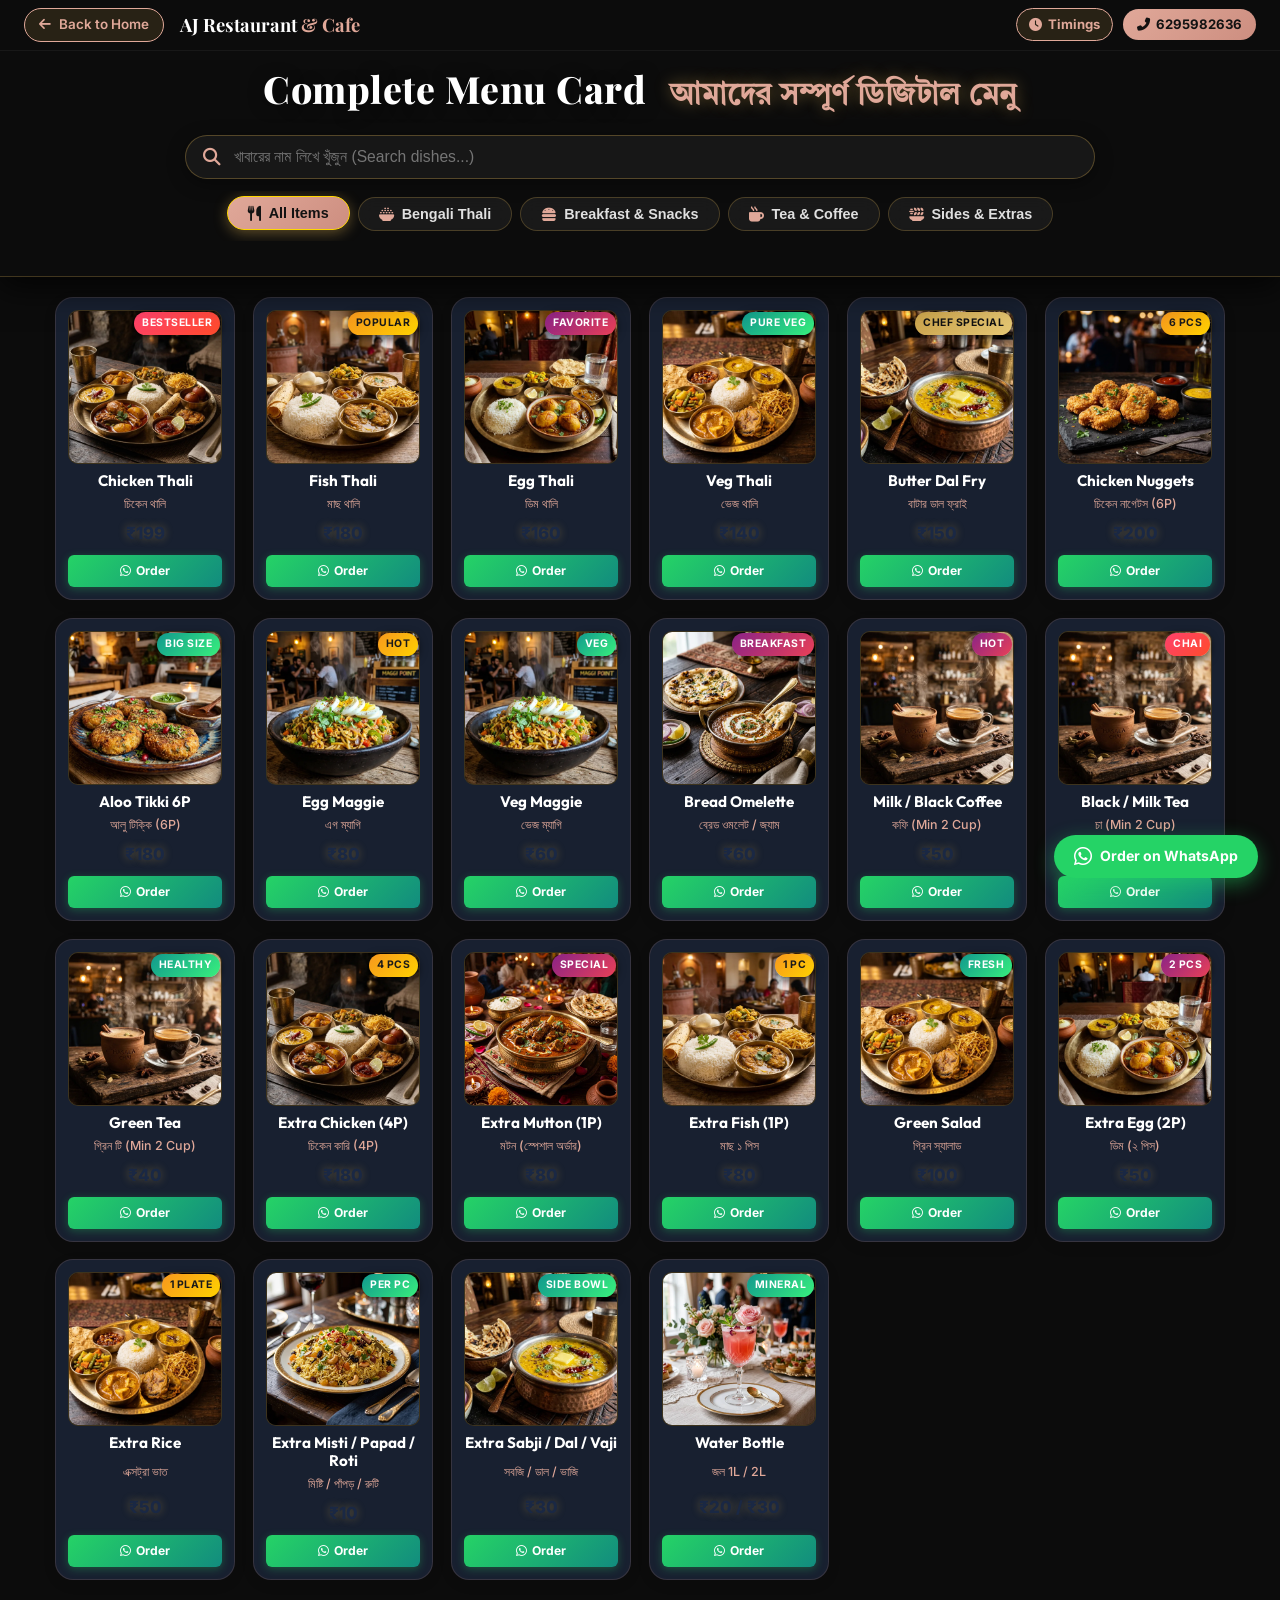
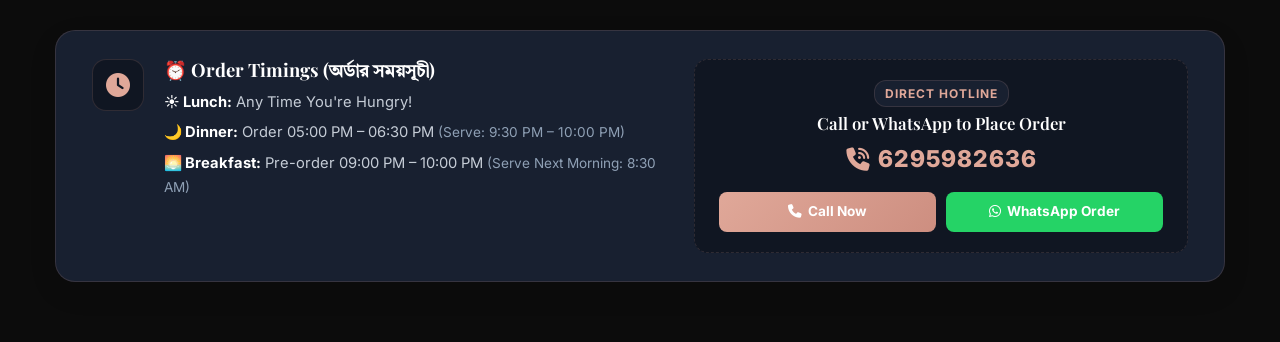
<file: menu.html>
﻿<!DOCTYPE html>
<html lang="bn">
<head>
    <meta charset="UTF-8">
    <meta name="viewport" content="width=device-width, initial-scale=1.0">
    <title>Full Menu Card | Gobinda Restaurant| সম্পূর্ণ মেনু</title>
    
    <!-- Meta Descriptions & SEO -->
    <meta name="description" content="Explore the full digital menu of Gobinda Restaurant. Bengali Thalis, Snacks, Tea, Coffee, Extras & Direct WhatsApp Ordering.">
    <meta name="theme-color" content="#c9a24b">
    
    <!-- Fonts -->
    <link rel="preconnect" href="https://fonts.googleapis.com">
    <link rel="preconnect" href="https://fonts.gstatic.com" crossorigin>
    <link href="https://fonts.googleapis.com/css2?family=Cinzel:wght@500;700;900&family=Inter:wght@300;400;500;600;700;800&family=Outfit:wght@400;500;600;700;800&family=Playfair+Display:ital,wght@0,600;0,700;0,900;1,600&family=Tiro+Bangla:ital@0;1&display=swap" rel="stylesheet">
    
    <!-- Font Awesome -->
    <link rel="stylesheet" href="https://cdnjs.cloudflare.com/ajax/libs/font-awesome/6.5.1/css/all.min.css">
    
    <!-- Main Style -->
    <link rel="stylesheet" href="styles.css">

    <style>
        /* Specific Styles for Compact Full Menu Page */
        .full-menu-page {
            background-color: #0c0c0c;
            color: #ffffff;
            min-height: 100vh;
        }

        /* Sticky Top Header Container (Nav + Hero + Search + Category Filter Tabs) */
        .sticky-menu-top-container {
            position: sticky;
            top: 0;
            z-index: 1000;
            background: rgba(13, 13, 13, 0.96);
            backdrop-filter: blur(20px);
            -webkit-backdrop-filter: blur(20px);
            border-bottom: 1.5px solid rgba(201, 162, 75, 0.28);
            box-shadow: 0 10px 30px rgba(0, 0, 0, 0.75);
        }

        .full-menu-nav {
            padding: 8px 24px;
            display: flex;
            align-items: center;
            justify-content: space-between;
            border-bottom: 1px solid rgba(255, 255, 255, 0.05);
        }

        .full-menu-nav-left {
            display: flex;
            align-items: center;
            gap: 16px;
        }

        .nav-back-btn {
            display: inline-flex;
            align-items: center;
            gap: 8px;
            background: rgba(201, 162, 75, 0.15);
            border: 1px solid var(--accent-gold);
            color: var(--accent-gold);
            padding: 5px 14px;
            border-radius: 25px;
            text-decoration: none;
            font-weight: 600;
            font-size: 0.84rem;
            transition: all 0.3s ease;
        }

        .nav-back-btn:hover {
            background: var(--accent-gold);
            color: #121212;
            transform: translateX(-3px);
            box-shadow: 0 0 15px rgba(201, 162, 75, 0.5);
        }

        .full-menu-logo-title {
            font-family: 'Playfair Display', serif;
            font-size: 1.15rem;
            font-weight: 700;
            color: #ffffff;
        }

        .full-menu-logo-title span {
            color: var(--accent-gold);
        }

        .full-menu-nav-right {
            display: flex;
            align-items: center;
            gap: 10px;
        }

        .nav-timing-btn {
            display: inline-flex;
            align-items: center;
            gap: 6px;
            background: rgba(201, 162, 75, 0.15);
            border: 1px solid var(--accent-gold);
            color: var(--accent-gold);
            padding: 5px 12px;
            border-radius: 25px;
            text-decoration: none;
            font-weight: 700;
            font-size: 0.82rem;
            transition: all 0.3s ease;
        }

        .nav-timing-btn:hover {
            background: var(--accent-gold);
            color: #121212;
            transform: translateY(-2px);
            box-shadow: 0 0 15px rgba(201, 162, 75, 0.5);
        }

        .nav-call-btn {
            display: inline-flex;
            align-items: center;
            gap: 6px;
            background: linear-gradient(135deg, var(--accent-gold), var(--accent-amber));
            color: #121212;
            padding: 5px 14px;
            border-radius: 25px;
            text-decoration: none;
            font-weight: 700;
            font-size: 0.82rem;
            transition: all 0.3s ease;
        }

        .nav-call-btn:hover {
            transform: translateY(-2px);
            box-shadow: 0 4px 15px rgba(201, 162, 75, 0.5);
        }

        /* Full Menu Hero Header (Enlarged & Prominent) */
        .full-menu-hero {
            text-align: center;
            padding: 14px 20px 10px;
            position: relative;
        }

        .full-menu-hero h1 {
            font-family: 'Playfair Display', serif;
            font-size: 2.35rem;
            font-weight: 800;
            color: #ffffff;
            margin-bottom: 0;
            line-height: 1.25;
            letter-spacing: 0.5px;
            text-shadow: 0 2px 15px rgba(0, 0, 0, 0.5);
        }

        .full-menu-hero h1 .bengali-heading {
            color: var(--accent-gold);
            display: inline-block;
            font-size: 1.85rem;
            margin-left: 14px;
            font-family: 'Tiro Bangla', serif;
            font-weight: 700;
            text-shadow: 0 0 16px rgba(201, 162, 75, 0.45);
        }

        .full-menu-hero p {
            display: none;
        }

        /* Search & Filter Controls (Spacious & Longer) */
        .menu-control-bar {
            max-width: 950px;
            margin: 0 auto;
            padding: 10px 20px 15px;
        }

        .search-box-wrapper {
            position: relative;
            margin-bottom: 12px;
        }

        .search-box-wrapper input {
            width: 100%;
            background: rgba(24, 24, 24, 0.96);
            border: 1.5px solid rgba(201, 162, 75, 0.35);
            padding: 12px 20px 12px 48px;
            border-radius: 30px;
            color: #ffffff;
            font-size: 0.98rem;
            outline: none;
            transition: all 0.3s ease;
            box-shadow: 0 4px 18px rgba(0, 0, 0, 0.4);
        }

        .search-box-wrapper input:focus {
            border-color: var(--accent-gold);
            box-shadow: 0 0 20px rgba(201, 162, 75, 0.45);
            background: rgba(32, 32, 32, 0.98);
        }

        .search-box-wrapper i {
            position: absolute;
            left: 18px;
            top: 50%;
            transform: translateY(-50%);
            color: var(--accent-gold);
            font-size: 1.1rem;
        }

        .menu-category-tabs {
            touch-action: pan-x pan-y;
            overscroll-behavior-x: contain;
            display: flex;
            justify-content: center;
            flex-wrap: wrap;
            gap: 10px;
            margin: 0;
        }

        .menu-tab-btn {
            background: rgba(30, 30, 30, 0.75);
            border: 1.5px solid rgba(201, 162, 75, 0.28);
            color: #e0e0e0;
            padding: 8px 20px;
            border-radius: 25px;
            font-size: 0.9rem;
            font-weight: 600;
            cursor: pointer;
            backdrop-filter: blur(8px);
            transition: all 0.25s ease;
            display: inline-flex;
            align-items: center;
            gap: 8px;
        }

        .menu-tab-btn i {
            color: var(--accent-gold);
            font-size: 0.95rem;
            transition: transform 0.3s ease;
        }

        .menu-tab-btn:hover {
            border-color: var(--accent-gold);
            color: #ffffff;
            background: rgba(201, 162, 75, 0.18);
            transform: translateY(-2px);
            box-shadow: 0 4px 15px rgba(201, 162, 75, 0.25);
        }

        .menu-tab-btn.active {
            background: linear-gradient(135deg, var(--accent-gold), var(--accent-amber));
            border-color: #ffd700;
            color: #121212;
            box-shadow: 0 3px 14px rgba(201, 162, 75, 0.45);
            transform: translateY(-1px);
        }

        .menu-tab-btn.active i {
            color: #121212;
        }

        /* Compact Grid for Full Menu */
        .compact-menu-grid-container {
            max-width: 1200px;
            margin: 20px auto 50px;
            padding: 0 15px;
        }

        .compact-grid {
            display: grid;
            grid-template-columns: repeat(auto-fill, minmax(180px, 1fr));
            gap: 18px;
        }

        /* Food Card styles matching index.html */
        .compact-grid .food-menu-card {
            flex: initial;
            width: 100%;
            animation: floatMenuItem 4.5s ease-in-out infinite alternate;
        }

        .compact-grid .food-menu-card.hidden {
            display: none !important;
        }

        /* No Results Message */
        #no-results-msg {
            text-align: center;
            padding: 50px 20px;
            font-size: 1.1rem;
            color: var(--accent-gold);
            display: none;
            grid-column: 1 / -1;
        }

        /* Floating Order Quick Dial */
        .floating-order-btn {
            position: fixed;
            bottom: 22px;
            right: 22px;
            z-index: 999;
            display: flex;
            align-items: center;
            gap: 8px;
            background: #25D366;
            color: #ffffff;
            padding: 10px 20px;
            border-radius: 35px;
            text-decoration: none;
            font-weight: 700;
            font-size: 0.88rem;
            box-shadow: 0 6px 20px rgba(37, 211, 102, 0.45);
            transition: all 0.3s ease;
            animation: pulseOrderBtn 2.5s infinite;
        }

        .floating-order-btn:hover {
            background: #1ebc59;
            transform: scale(1.06);
            box-shadow: 0 8px 25px rgba(37, 211, 102, 0.65);
        }

        @keyframes pulseOrderBtn {
            0%, 100% { transform: scale(1); }
            50% { transform: scale(1.04); }
        }

        @media (max-width: 600px) {
            .full-menu-nav {
                padding: 8px 12px;
            }
            .nav-back-btn span {
                display: none;
            }
            .full-menu-logo-title {
                font-size: 1.05rem;
            }
            .nav-timing-btn {
                padding: 4px 8px;
                font-size: 0.76rem;
            }
            .nav-timing-btn span {
                display: none;
            }
            .nav-call-btn {
                padding: 4px 10px;
                font-size: 0.76rem;
            }
            .full-menu-hero {
                padding: 10px 10px 4px;
            }
            .full-menu-hero h1 {
                font-size: 1.65rem;
            }
            .full-menu-hero h1 .bengali-heading {
                font-size: 1.35rem;
                display: block;
                margin-left: 0;
                margin-top: 4px;
            }
            .menu-control-bar {
                padding: 6px 12px 10px;
            }
            .search-box-wrapper {
                margin-bottom: 8px;
            }
            .search-box-wrapper input {
                padding: 9px 16px 9px 38px;
                font-size: 0.88rem;
                border-radius: 25px;
            }
            .search-box-wrapper i {
                left: 14px;
                font-size: 0.95rem;
            }
            .menu-category-tabs {
            touch-action: pan-x pan-y;
            overscroll-behavior-x: contain;
                gap: 6px;
                overflow-x: auto;
                flex-wrap: nowrap;
                justify-content: flex-start;
                padding-bottom: 4px;
                -webkit-overflow-scrolling: touch;
            }
            .menu-tab-btn {
                padding: 6px 14px;
                font-size: 0.8rem;
                border-radius: 20px;
                white-space: nowrap;
                flex-shrink: 0;
            }
            .compact-grid {
                grid-template-columns: repeat(2, 1fr);
                gap: 10px;
            }
            .compact-grid .food-menu-card {
                padding: 8px;
            }
            .food-title {
                font-size: 0.86rem;
            }
            .bengali-title {
                font-size: 0.72rem;
            }
            .food-price {
                font-size: 0.95rem;
            }
            .food-order-btn {
                padding: 5px 8px;
                font-size: 0.72rem;
            }
        }
    </style>
</head>
<body class="full-menu-page">

    <!-- Sticky Top Header (Navbar + Hero Title + Search Box + Filter Tabs) -->
    <div class="sticky-menu-top-container">
        <!-- Top Navigation Bar -->
        <nav class="full-menu-nav">
            <div class="full-menu-nav-left">
                <a href="index.html" class="nav-back-btn" title="Go back to Home Page">
                    <i class="fas fa-arrow-left"></i> <span>Back to Home</span>
                </a>
                <div class="full-menu-logo-title">
                    AJ Restaurant <span>& Cafe</span>
                </div>
            </div>
            <div class="full-menu-nav-right">
                <a href="#order-timings" class="nav-timing-btn" id="nav-timing-toggle-btn" title="Order Timings (অর্ডার সময়সূচী)">
                    <i class="fas fa-clock" id="nav-timing-icon"></i> <span id="nav-timing-text">Timings</span>
                </a>
                <a href="tel:6295982636" class="nav-call-btn">
                    <i class="fas fa-phone-alt"></i> <span>6295982636</span>
                </a>
            </div>
        </nav>

        <!-- Hero Header -->
        <header class="full-menu-hero">
            <h1>Complete Menu Card <span class="bengali-heading">আমাদের সম্পূর্ণ ডিজিটাল মেনু</span></h1>
        </header>

        <!-- Search Bar & Category Filter Tabs -->
        <div class="menu-control-bar">
            <div class="search-box-wrapper">
                <i class="fas fa-search"></i>
                <input type="text" id="menu-search-input" placeholder="খাবারের নাম লিখে খুঁজুন (Search dishes...)" autocomplete="off">
            </div>

            <div class="menu-category-tabs">
                <button class="menu-tab-btn active" data-category="all">
                    <i class="fas fa-utensils"></i> All Items
                </button>
                <button class="menu-tab-btn" data-category="thali">
                    <i class="fas fa-bowl-rice"></i> Bengali Thali
                </button>
                <button class="menu-tab-btn" data-category="snacks">
                    <i class="fas fa-burger"></i> Breakfast & Snacks
                </button>
                <button class="menu-tab-btn" data-category="beverages">
                    <i class="fas fa-mug-hot"></i> Tea & Coffee
                </button>
                <button class="menu-tab-btn" data-category="extras">
                    <i class="fas fa-plate-wheat"></i> Sides & Extras
                </button>
            </div>
        </div>
    </div>

    <!-- Compact Full Menu Grid -->
    <main class="compact-menu-grid-container">
        <div class="compact-grid" id="full-menu-grid">

            <!-- 1. Chicken Thali -->
            <div class="food-menu-card" data-category="thali" data-keywords="chicken thali murgi murgir mangsho rice dal sabji thali">
                <div class="food-card-badge bestseller">Bestseller</div>
                <div class="food-card-img-box">
                    <img src="assets/menu_chicken_thali.webp" alt="Chicken Thali" loading="lazy">
                </div>
                <div class="food-card-body">
                    <h3 class="food-title">Chicken Thali</h3>
                    <span class="bengali-title">চিকেন থালি</span>
                    <span class="food-price">₹199</span>
                    <a href="https://wa.me/917001587099?text=Hi%20AJ%20Restaurant,%20I%20want%20to%20order%20Chicken%20Thali%20(₹199)" target="_blank" class="food-order-btn">
                        <i class="fab fa-whatsapp"></i> Order
                    </a>
                </div>
            </div>

            <!-- 2. Fish Thali -->
            <div class="food-menu-card" data-category="thali" data-keywords="fish thali macher thali mach jhol rui katla rice dal thali">
                <div class="food-card-badge popular">Popular</div>
                <div class="food-card-img-box">
                    <img src="assets/menu_fish_thali.webp" alt="Fish Thali" loading="lazy">
                </div>
                <div class="food-card-body">
                    <h3 class="food-title">Fish Thali</h3>
                    <span class="bengali-title">মাছ থালি</span>
                    <span class="food-price">₹180</span>
                    <a href="https://wa.me/917001587099?text=Hi%20AJ%20Restaurant,%20I%20want%20to%20order%20Fish%20Thali%20(₹180)" target="_blank" class="food-order-btn">
                        <i class="fab fa-whatsapp"></i> Order
                    </a>
                </div>
            </div>

            <!-- 3. Egg Thali -->
            <div class="food-menu-card" data-category="thali" data-keywords="egg thali dimer thali dim kosha rice dal thali">
                <div class="food-card-badge special">Favorite</div>
                <div class="food-card-img-box">
                    <img src="assets/menu_egg_thali.webp" alt="Egg Thali" loading="lazy">
                </div>
                <div class="food-card-body">
                    <h3 class="food-title">Egg Thali</h3>
                    <span class="bengali-title">ডিম থালি</span>
                    <span class="food-price">₹160</span>
                    <a href="https://wa.me/917001587099?text=Hi%20AJ%20Restaurant,%20I%20want%20to%20order%20Egg%20Thali%20(₹160)" target="_blank" class="food-order-btn">
                        <i class="fab fa-whatsapp"></i> Order
                    </a>
                </div>
            </div>

            <!-- 4. Veg Thali -->
            <div class="food-menu-card" data-category="thali" data-keywords="veg thali niramish thali paneer dal sabji rice mishti doi">
                <div class="food-card-badge pure-veg">Pure Veg</div>
                <div class="food-card-img-box">
                    <img src="assets/menu_veg_thali.webp" alt="Veg Thali" loading="lazy">
                </div>
                <div class="food-card-body">
                    <h3 class="food-title">Veg Thali</h3>
                    <span class="bengali-title">ভেজ থালি</span>
                    <span class="food-price">₹140</span>
                    <a href="https://wa.me/917001587099?text=Hi%20AJ%20Restaurant,%20I%20want%20to%20order%20Veg%20Thali%20(₹140)" target="_blank" class="food-order-btn">
                        <i class="fab fa-whatsapp"></i> Order
                    </a>
                </div>
            </div>

            <!-- 5. Butter Dal Fry -->
            <div class="food-menu-card" data-category="extras" data-keywords="butter dal fry yellow dal tadka veg">
                <div class="food-card-badge chef">Chef Special</div>
                <div class="food-card-img-box">
                    <img src="assets/menu_butter_dal_fry.webp" alt="Butter Dal Fry" loading="lazy">
                </div>
                <div class="food-card-body">
                    <h3 class="food-title">Butter Dal Fry</h3>
                    <span class="bengali-title">বাটার ডাল ফ্রাই</span>
                    <span class="food-price">₹150</span>
                    <a href="https://wa.me/917001587099?text=Hi%20AJ%20Restaurant,%20I%20want%20to%20order%20Butter%20Dal%20Fry%20(₹150)" target="_blank" class="food-order-btn">
                        <i class="fab fa-whatsapp"></i> Order
                    </a>
                </div>
            </div>

            <!-- 6. Chicken Nuggets (6P) -->
            <div class="food-menu-card" data-category="snacks" data-keywords="chicken nuggets 6p fried snacks non-veg">
                <div class="food-card-badge popular">6 Pcs</div>
                <div class="food-card-img-box">
                    <img src="assets/menu_chicken_nuggets.webp" alt="Chicken Nuggets" loading="lazy">
                </div>
                <div class="food-card-body">
                    <h3 class="food-title">Chicken Nuggets</h3>
                    <span class="bengali-title">চিকেন নাগেটস (6P)</span>
                    <span class="food-price">₹200</span>
                    <a href="https://wa.me/917001587099?text=Hi%20AJ%20Restaurant,%20I%20want%20to%20order%20Chicken%20Nuggets%20(₹200)" target="_blank" class="food-order-btn">
                        <i class="fab fa-whatsapp"></i> Order
                    </a>
                </div>
            </div>

            <!-- 7. Aloo Tikki Big Size (6P) -->
            <div class="food-menu-card" data-category="snacks" data-keywords="aloo tikki potato cutlet snacks big size veg">
                <div class="food-card-badge pure-veg">Big Size</div>
                <div class="food-card-img-box">
                    <img src="assets/menu_aloo_tikki.webp" alt="Aloo Tikki Big Size" loading="lazy">
                </div>
                <div class="food-card-body">
                    <h3 class="food-title">Aloo Tikki 6P</h3>
                    <span class="bengali-title">আলু টিক্কি (6P)</span>
                    <span class="food-price">₹180</span>
                    <a href="https://wa.me/917001587099?text=Hi%20AJ%20Restaurant,%20I%20want%20to%20order%20Aloo%20Tikki%20(₹180)" target="_blank" class="food-order-btn">
                        <i class="fab fa-whatsapp"></i> Order
                    </a>
                </div>
            </div>

            <!-- 8. Egg Maggie -->
            <div class="food-menu-card" data-category="snacks" data-keywords="egg maggie noodles masala snacks">
                <div class="food-card-badge popular">Hot</div>
                <div class="food-card-img-box">
                    <img src="assets/menu_egg_maggie.webp" alt="Egg Maggie" loading="lazy">
                </div>
                <div class="food-card-body">
                    <h3 class="food-title">Egg Maggie</h3>
                    <span class="bengali-title">এগ ম্যাগি</span>
                    <span class="food-price">₹80</span>
                    <a href="https://wa.me/917001587099?text=Hi%20AJ%20Restaurant,%20I%20want%20to%20order%20Egg%20Maggie%20(₹80)" target="_blank" class="food-order-btn">
                        <i class="fab fa-whatsapp"></i> Order
                    </a>
                </div>
            </div>

            <!-- 9. Veg Maggie -->
            <div class="food-menu-card" data-category="snacks" data-keywords="veg maggie masala noodles snacks vegetarian">
                <div class="food-card-badge pure-veg">Veg</div>
                <div class="food-card-img-box">
                    <img src="assets/menu_egg_maggie.webp" alt="Veg Maggie" loading="lazy">
                </div>
                <div class="food-card-body">
                    <h3 class="food-title">Veg Maggie</h3>
                    <span class="bengali-title">ভেজ ম্যাগি</span>
                    <span class="food-price">₹60</span>
                    <a href="https://wa.me/917001587099?text=Hi%20AJ%20Restaurant,%20I%20want%20to%20order%20Veg%20Maggie%20(₹60)" target="_blank" class="food-order-btn">
                        <i class="fab fa-whatsapp"></i> Order
                    </a>
                </div>
            </div>

            <!-- 10. Bread Omelette / Jam / Butter -->
            <div class="food-menu-card" data-category="snacks" data-keywords="bread omelette jam butter breakfast toast egg">
                <div class="food-card-badge special">Breakfast</div>
                <div class="food-card-img-box">
                    <img src="assets/menu6.webp" alt="Bread Omelette Jam Butter" loading="lazy">
                </div>
                <div class="food-card-body">
                    <h3 class="food-title">Bread Omelette</h3>
                    <span class="bengali-title">ব্রেড ওমলেট / জ্যাম</span>
                    <span class="food-price">₹60</span>
                    <a href="https://wa.me/917001587099?text=Hi%20AJ%20Restaurant,%20I%20want%20to%20order%20Bread%20Omelette%20(₹60)" target="_blank" class="food-order-btn">
                        <i class="fab fa-whatsapp"></i> Order
                    </a>
                </div>
            </div>

            <!-- 11. Milk / Black Coffee -->
            <div class="food-menu-card" data-category="beverages" data-keywords="coffee milk coffee black coffee hot drink beverages espresso">
                <div class="food-card-badge special">Hot</div>
                <div class="food-card-img-box">
                    <img src="assets/menu_tea_coffee.webp" alt="Milk and Black Coffee" loading="lazy">
                </div>
                <div class="food-card-body">
                    <h3 class="food-title">Milk / Black Coffee</h3>
                    <span class="bengali-title">কফি (Min 2 Cup)</span>
                    <span class="food-price">₹50</span>
                    <a href="https://wa.me/917001587099?text=Hi%20AJ%20Restaurant,%20I%20want%20to%20order%20Coffee" target="_blank" class="food-order-btn">
                        <i class="fab fa-whatsapp"></i> Order
                    </a>
                </div>
            </div>

            <!-- 12. Black / Milk Tea -->
            <div class="food-menu-card" data-category="beverages" data-keywords="tea chai milk tea black tea masala chai beverage">
                <div class="food-card-badge bestseller">Chai</div>
                <div class="food-card-img-box">
                    <img src="assets/menu_tea_coffee.webp" alt="Black and Milk Tea" loading="lazy">
                </div>
                <div class="food-card-body">
                    <h3 class="food-title">Black / Milk Tea</h3>
                    <span class="bengali-title">চা (Min 2 Cup)</span>
                    <span class="food-price">₹25</span>
                    <a href="https://wa.me/917001587099?text=Hi%20AJ%20Restaurant,%20I%20want%20to%20order%20Tea" target="_blank" class="food-order-btn">
                        <i class="fab fa-whatsapp"></i> Order
                    </a>
                </div>
            </div>

            <!-- 13. Green Tea -->
            <div class="food-menu-card" data-category="beverages" data-keywords="green tea healthy detox hot beverage">
                <div class="food-card-badge pure-veg">Healthy</div>
                <div class="food-card-img-box">
                    <img src="assets/menu_tea_coffee.webp" alt="Green Tea" loading="lazy">
                </div>
                <div class="food-card-body">
                    <h3 class="food-title">Green Tea</h3>
                    <span class="bengali-title">গ্রিন টি (Min 2 Cup)</span>
                    <span class="food-price">₹40</span>
                    <a href="https://wa.me/917001587099?text=Hi%20AJ%20Restaurant,%20I%20want%20to%20order%20Green%20Tea" target="_blank" class="food-order-btn">
                        <i class="fab fa-whatsapp"></i> Order
                    </a>
                </div>
            </div>

            <!-- 14. Extra Chicken (4P) -->
            <div class="food-menu-card" data-category="extras" data-keywords="extra chicken 4p murgir mangsho chicken curry side non-veg">
                <div class="food-card-badge popular">4 Pcs</div>
                <div class="food-card-img-box">
                    <img src="assets/menu_chicken_thali.webp" alt="Extra Chicken 4P" loading="lazy">
                </div>
                <div class="food-card-body">
                    <h3 class="food-title">Extra Chicken (4P)</h3>
                    <span class="bengali-title">চিকেন কারি (4P)</span>
                    <span class="food-price">₹180</span>
                    <a href="https://wa.me/917001587099?text=Hi%20AJ%20Restaurant,%20I%20want%20to%20order%20Extra%20Chicken%204P%20(₹180)" target="_blank" class="food-order-btn">
                        <i class="fab fa-whatsapp"></i> Order
                    </a>
                </div>
            </div>

            <!-- 15. Extra Mutton (1P - Special Order) -->
            <div class="food-menu-card" data-category="extras" data-keywords="extra mutton 1p khasi mangsho mutton kosha special non-veg">
                <div class="food-card-badge special">Special</div>
                <div class="food-card-img-box">
                    <img src="assets/menu3.webp" alt="Extra Mutton 1P" loading="lazy">
                </div>
                <div class="food-card-body">
                    <h3 class="food-title">Extra Mutton (1P)</h3>
                    <span class="bengali-title">মটন (স্পেশাল অর্ডার)</span>
                    <span class="food-price">₹80</span>
                    <a href="https://wa.me/917001587099?text=Hi%20AJ%20Restaurant,%20I%20want%20to%20order%20Extra%20Mutton%20(₹80)" target="_blank" class="food-order-btn">
                        <i class="fab fa-whatsapp"></i> Order
                    </a>
                </div>
            </div>

            <!-- 16. Extra Fish (1P) -->
            <div class="food-menu-card" data-category="extras" data-keywords="extra fish 1p macher jhol rui katla side non-veg">
                <div class="food-card-badge popular">1 Pc</div>
                <div class="food-card-img-box">
                    <img src="assets/menu_fish_thali.webp" alt="Extra Fish 1P" loading="lazy">
                </div>
                <div class="food-card-body">
                    <h3 class="food-title">Extra Fish (1P)</h3>
                    <span class="bengali-title">মাছ ১ পিস</span>
                    <span class="food-price">₹80</span>
                    <a href="https://wa.me/917001587099?text=Hi%20AJ%20Restaurant,%20I%20want%20to%20order%20Extra%20Fish%20(₹80)" target="_blank" class="food-order-btn">
                        <i class="fab fa-whatsapp"></i> Order
                    </a>
                </div>
            </div>

            <!-- 17. Green Salad -->
            <div class="food-menu-card" data-category="extras" data-keywords="green salad cucumber tomato onion lemon salad veg">
                <div class="food-card-badge pure-veg">Fresh</div>
                <div class="food-card-img-box">
                    <img src="assets/menu_veg_thali.webp" alt="Green Salad" loading="lazy">
                </div>
                <div class="food-card-body">
                    <h3 class="food-title">Green Salad</h3>
                    <span class="bengali-title">গ্রিন স্যালাড</span>
                    <span class="food-price">₹100</span>
                    <a href="https://wa.me/917001587099?text=Hi%20AJ%20Restaurant,%20I%20want%20to%20order%20Green%20Salad%20(₹100)" target="_blank" class="food-order-btn">
                        <i class="fab fa-whatsapp"></i> Order
                    </a>
                </div>
            </div>

            <!-- 18. Extra Egg (2P) -->
            <div class="food-menu-card" data-category="extras" data-keywords="extra egg 2p dim egg curry side non-veg">
                <div class="food-card-badge special">2 Pcs</div>
                <div class="food-card-img-box">
                    <img src="assets/menu_egg_thali.webp" alt="Extra Egg 2P" loading="lazy">
                </div>
                <div class="food-card-body">
                    <h3 class="food-title">Extra Egg (2P)</h3>
                    <span class="bengali-title">ডিম (২ পিস)</span>
                    <span class="food-price">₹50</span>
                    <a href="https://wa.me/917001587099?text=Hi%20AJ%20Restaurant,%20I%20want%20to%20order%20Extra%20Egg%202P%20(₹50)" target="_blank" class="food-order-btn">
                        <i class="fab fa-whatsapp"></i> Order
                    </a>
                </div>
            </div>

            <!-- 19. Extra Rice -->
            <div class="food-menu-card" data-category="extras" data-keywords="extra rice bhat rice portion veg side">
                <div class="food-card-badge popular">1 Plate</div>
                <div class="food-card-img-box">
                    <img src="assets/menu_veg_thali.webp" alt="Extra Rice" loading="lazy">
                </div>
                <div class="food-card-body">
                    <h3 class="food-title">Extra Rice</h3>
                    <span class="bengali-title">এক্সট্রা ভাত</span>
                    <span class="food-price">₹50</span>
                    <a href="https://wa.me/917001587099?text=Hi%20AJ%20Restaurant,%20I%20want%20to%20order%20Extra%20Rice%20(₹50)" target="_blank" class="food-order-btn">
                        <i class="fab fa-whatsapp"></i> Order
                    </a>
                </div>
            </div>

            <!-- 20. Extra Misti / Papad / Roti -->
            <div class="food-menu-card" data-category="extras" data-keywords="extra misti papad roti sweet flatbread side">
                <div class="food-card-badge pure-veg">Per Pc</div>
                <div class="food-card-img-box">
                    <img src="assets/menu2.webp" alt="Extra Misti Papad Roti" loading="lazy">
                </div>
                <div class="food-card-body">
                    <h3 class="food-title">Extra Misti / Papad / Roti</h3>
                    <span class="bengali-title">মিষ্টি / পাঁপড় / রুটি</span>
                    <span class="food-price">₹10</span>
                    <a href="https://wa.me/917001587099?text=Hi%20AJ%20Restaurant,%20I%20want%20to%20order%20Extra%20Misti%20Papad%20Roti%20(₹10)" target="_blank" class="food-order-btn">
                        <i class="fab fa-whatsapp"></i> Order
                    </a>
                </div>
            </div>

            <!-- 21. Extra Sabji / Dal / Vaji -->
            <div class="food-menu-card" data-category="extras" data-keywords="extra sabji dal vaji butter dal fry veg side">
                <div class="food-card-badge pure-veg">Side Bowl</div>
                <div class="food-card-img-box">
                    <img src="assets/menu_butter_dal_fry.webp" alt="Extra Sabji Dal Vaji" loading="lazy">
                </div>
                <div class="food-card-body">
                    <h3 class="food-title">Extra Sabji / Dal / Vaji</h3>
                    <span class="bengali-title">সবজি / ডাল / ভাজি</span>
                    <span class="food-price">₹30</span>
                    <a href="https://wa.me/917001587099?text=Hi%20AJ%20Restaurant,%20I%20want%20to%20order%20Extra%20Sabji%20Dal%20Vaji%20(₹30)" target="_blank" class="food-order-btn">
                        <i class="fab fa-whatsapp"></i> Order
                    </a>
                </div>
            </div>

            <!-- 20. Packaged Water Bottle (1L / 2L) -->
            <div class="food-menu-card" data-category="beverages" data-keywords="water bottle 1l 2l mineral water drink">
                <div class="food-card-badge pure-veg">Mineral</div>
                <div class="food-card-img-box">
                    <img src="assets/menu5.webp" alt="Packaged Water Bottle" loading="lazy">
                </div>
                <div class="food-card-body">
                    <h3 class="food-title">Water Bottle</h3>
                    <span class="bengali-title">জল 1L / 2L</span>
                    <span class="food-price">₹20 / ₹30</span>
                    <a href="https://wa.me/917001587099?text=Hi%20AJ%20Restaurant,%20I%20want%20to%20order%20Water%20Bottle" target="_blank" class="food-order-btn">
                        <i class="fab fa-whatsapp"></i> Order
                    </a>
                </div>
            </div>

        </div>

        <!-- No Results Fallback -->
        <div id="no-results-msg">
            <i class="fas fa-search" style="font-size: 2.5rem; margin-bottom: 12px; display: block;"></i>
            <p>আপনার খোঁজা অনুযায়ী কোনো খাবার পাওয়া যায়নি। অন্য কিছু লিখে খুঁজুন।</p>
        </div>
    </main>

    <!-- Order Timings Banner -->
    <div id="order-timings" style="max-width: 1200px; margin: 0 auto 60px; padding: 0 15px; scroll-margin-top: 170px;">
        <div class="order-info-banner glassmorphism">
            <div class="order-timing-card">
                <div class="timing-icon"><i class="fas fa-clock"></i></div>
                <div class="timing-details">
                    <h4>⏰ Order Timings (অর্ডার সময়সূচী)</h4>
                    <ul>
                        <li><strong>☀️ Lunch:</strong> Any Time You're Hungry!</li>
                        <li><strong>🌙 Dinner:</strong> Order 05:00 PM – 06:30 PM <span class="serve-time">(Serve: 9:30 PM – 10:00 PM)</span></li>
                        <li><strong>🌅 Breakfast:</strong> Pre-order 09:00 PM – 10:00 PM <span class="serve-time">(Serve Next Morning: 8:30 AM)</span></li>
                    </ul>
                </div>
            </div>
            
            <div class="order-call-box">
                <div class="call-badge">Direct Hotline</div>
                <h3>Call or WhatsApp to Place Order</h3>
                <a href="tel:6295982636" class="order-phone-link">
                    <i class="fas fa-phone-volume"></i> 6295982636
                </a>
                <div class="quick-action-btns">
                    <a href="tel:6295982636" class="direct-call-btn">
                        <i class="fas fa-phone"></i> Call Now
                    </a>
                    <a href="https://wa.me/917001587099?text=Hello%20AJ%20Restaurant,%20I%20want%20to%20place%20an%20order!" target="_blank" class="direct-wp-btn">
                        <i class="fab fa-whatsapp"></i> WhatsApp Order
                    </a>
                </div>
            </div>
        </div>
    </div>

    <!-- Floating Direct WhatsApp Button -->
    <a href="https://wa.me/917001587099?text=Hello%20AJ%20Restaurant,%20I%20want%20to%20order%20food!" target="_blank" class="floating-order-btn" title="Direct WhatsApp Order">
        <i class="fab fa-whatsapp" style="font-size: 1.3rem;"></i> <span>Order on WhatsApp</span>
    </a>

    <!-- JavaScript for Live Search & Category Filtering -->
    <script>
        document.addEventListener('DOMContentLoaded', () => {
            const searchInput = document.getElementById('menu-search-input');
            const categoryTabs = document.querySelectorAll('.menu-tab-btn');
            const foodCards = document.querySelectorAll('.food-menu-card');
            const noResultsMsg = document.getElementById('no-results-msg');

            let activeCategory = 'all';

            function filterMenu() {
                const query = searchInput.value.toLowerCase().trim();
                let visibleCount = 0;

                foodCards.forEach(card => {
                    const cardCategory = card.getAttribute('data-category');
                    const keywords = (card.getAttribute('data-keywords') || '') + ' ' + card.innerText.toLowerCase();

                    const matchesCategory = (activeCategory === 'all' || cardCategory === activeCategory);
                    const matchesSearch = query === '' || keywords.includes(query);

                    if (matchesCategory && matchesSearch) {
                        card.classList.remove('hidden');
                        visibleCount++;
                    } else {
                        card.classList.add('hidden');
                    }
                });

                if (visibleCount === 0) {
                    noResultsMsg.style.display = 'block';
                } else {
                    noResultsMsg.style.display = 'none';
                }
            }

            // Category Tab Clicks
            categoryTabs.forEach(tab => {
                tab.addEventListener('click', () => {
                    categoryTabs.forEach(t => t.classList.remove('active'));
                    tab.classList.add('active');
                    activeCategory = tab.getAttribute('data-category');
                    const tabsContainer = tab.closest('.menu-category-tabs');
                    if (tabsContainer) {
                        const targetScroll = tab.offsetLeft - (tabsContainer.clientWidth / 2) + (tab.offsetWidth / 2);
                        tabsContainer.scrollTo({ left: targetScroll, behavior: 'smooth' });
                    }
                    filterMenu();
                });
            });

            // Search Input Live Filter
            searchInput.addEventListener('input', () => {
                filterMenu();
            });

            // ============================================================
            // TWO-WAY TOGGLE SCROLL (Click to go to Timings, Click again to go to Top)
            // ============================================================
            const timingToggleBtn = document.getElementById('nav-timing-toggle-btn');
            const timingIcon = document.getElementById('nav-timing-icon');
            const timingText = document.getElementById('nav-timing-text');
            const orderTimingsSection = document.getElementById('order-timings');

            function isNearTimingsSection() {
                if (!orderTimingsSection) return false;
                const rect = orderTimingsSection.getBoundingClientRect();
                return rect.top <= window.innerHeight * 0.75;
            }

            if (timingToggleBtn && orderTimingsSection) {
                timingToggleBtn.addEventListener('click', (e) => {
                    e.preventDefault();
                    if (isNearTimingsSection()) {
                        // If already at Timings section -> Smoothly scroll back to TOP
                        window.scrollTo({ top: 0, behavior: 'smooth' });
                    } else {
                        // Smoothly scroll DOWN to Order Timings section
                        orderTimingsSection.scrollIntoView({ behavior: 'smooth', block: 'start' });
                    }
                });

                // Dynamically update button icon/text when user scrolls near timings
                window.addEventListener('scroll', () => {
                    if (isNearTimingsSection()) {
                        timingToggleBtn.classList.add('at-bottom');
                        if (timingIcon) timingIcon.className = 'fas fa-arrow-up';
                        if (timingText) timingText.innerText = 'Top';
                        timingToggleBtn.title = 'Scroll back to Top (উপরে ফিরে যান)';
                    } else {
                        timingToggleBtn.classList.remove('at-bottom');
                        if (timingIcon) timingIcon.className = 'fas fa-clock';
                        if (timingText) timingText.innerText = 'Timings';
                        timingToggleBtn.title = 'Order Timings (অর্ডার সময়সূচী)';
                    }
                }, { passive: true });
            }
        });
    </script>
</body>
</html>
</file>
<file: styles.css>
﻿/* ============================================================
   GOBINDA RESTAURANT & CAFE — Premium Modern Theme
   ============================================================ */

@import url('https://fonts.googleapis.com/css2?family=Playfair+Display:wght@400;600;700;800&family=Outfit:wght@300;400;600;800&family=Inter:wght@300;400;500;600&display=swap');

/* ---- CSS Variables ---- */
:root {
    --bg-deep:              #080C14; /* Rich Black (main bg) */
    --bg-dark:              #101622; /* Charcoal (section bg alt) */
    --bg-card:              #182030; /* Dark charcoal for cards */
    --bg-card2:             #202B40; /* Lighter charcoal for hover cards */
    --bg-cream:             #F0F3F7; /* Warm Off-White/Cream */
    --accent-gold:          #E0A899; /* Antique Gold (headings, headings, buttons, borders) */
    --accent-amber:         #CD8E80; /* Medium Gold */
    --accent-light:         #F3D0C9; /* Light Gold (hover states) */
    --accent-red:           #1A2844; /* Deep Maroon/Wine (highlights) */
    --accent-warm:          #243860; /* Warm Wine/Maroon */
    --text-primary:         #FFFFFF; /* Primary text */
    --text-secondary:       #C5CCD6; /* Secondary text/muted */
    --text-muted:           #8FA0B5; /* Muted text */
    --text-light-section:   #101622; /* Text on light sections */
    --glass-bg:             rgba(224, 168, 153, 0.03); /* Antique Gold based glass */
    --glass-border:         rgba(224, 168, 153, 0.15);
    --glass-shadow:         0 8px 40px rgba(0, 0, 0, 0.5);
    --glow-gold:            0 0 25px rgba(224, 168, 153, 0.25);
    --radius-sm:            8px;
    --radius-md:            16px;
    --radius-lg:            24px;
    --transition:           all 0.4s cubic-bezier(0.4, 0, 0.2, 1);
}

/* ---- Reset ---- */
*, *::before, *::after {
    margin: 0;
    padding: 0;
    box-sizing: border-box;
}

html {
    scroll-behavior: smooth;
}

body {
    font-family: 'Inter', sans-serif;
    background-color: var(--bg-deep);
    color: var(--text-primary);
    overflow-x: hidden;
    line-height: 1.6;
}

body.no-scroll {
    overflow-y: hidden !important;
}

h1, h2, h3, h4 {
    font-family: 'Playfair Display', 'Tiro Bangla', serif;
    line-height: 1.2;
}

/* ---- Custom Scrollbar ---- */
::-webkit-scrollbar          { width: 6px; }
::-webkit-scrollbar-track    { background: var(--bg-deep); }
::-webkit-scrollbar-thumb    { background: var(--accent-gold); border-radius: 3px; }
::-webkit-scrollbar-thumb:hover { background: var(--accent-amber); }

/* ============================================================
   NAVBAR
   ============================================================ */
.navbar {
    position: sticky;
    top: 0;
    margin: 0;
    width: 100%;
    padding: 0 5%;
    height: 72px;
    border-radius: 0;
    display: flex;
    justify-content: space-between;
    align-items: center;
    background: rgba(13, 20, 32, 0.92);
    backdrop-filter: blur(20px);
    -webkit-backdrop-filter: blur(20px);
    z-index: 1000;
    border-bottom: 1px solid rgba(224, 168, 153, 0.2);
    box-shadow: 0 4px 30px rgba(0, 0, 0, 0.5);
    transition: var(--transition);
}

.navbar-scrolled {
    height: 62px;
    background: rgba(13, 20, 32, 0.97);
    border-bottom-color: rgba(224, 168, 153, 0.35);
    box-shadow: 0 8px 40px rgba(0, 0, 0, 0.7), var(--glow-gold);
}

.logo-container {
    display: flex;
    align-items: center;
    gap: 2px; /* Set gap to almost zero to align right next to logo image */
}

.logo-brand-img {
    position: relative;
    z-index: 1002;
    height: 52px;
    width: auto;
    object-fit: contain;
    transition: var(--transition);
}

.logo-brand-img:hover {
    transform: scale(1.04);
}

.logo-text-wrapper {
    display: flex;
    align-items: center;
    position: relative;
    padding-left: 0px; /* Removed padding entirely to start text immediately */
    /* no overflow: hidden so football can roll across the whole screen */
}

.animated-football-header {
    position: absolute;
    left: -52px;
    width: 48px;
    height: 48px;
    top: 50%;
    margin-top: -24px;
    display: inline-block;
    z-index: 10;
    animation: footballRollAcross 14s linear infinite;
    will-change: left, transform, opacity;
    pointer-events: none;
}

.animated-football-header svg,
.animated-football-header img {
    width: 100%;
    height: 100%;
}

.logo-text {
    font-size: 1.5rem;
    font-weight: 800;
    letter-spacing: 1px;
    background: linear-gradient(90deg, var(--accent-gold), var(--accent-light));
    -webkit-background-clip: text;
    -webkit-text-fill-color: transparent;
    font-family: 'Outfit', sans-serif;
    display: inline-block;
    white-space: nowrap;
    overflow: hidden;
    clip-path: inset(0 100% 0 0);
    opacity: 0;
    animation: revealTextWipe 14s linear infinite;
    will-change: clip-path, opacity;
}

.nav-links {
    display: flex;
    flex-direction: column;
    position: absolute;
    top: 100%;
    right: 5%; /* Align with padding of navbar actions */
    width: 210px;
    height: auto;
    background: rgba(13, 20, 32, 0.97);
    backdrop-filter: blur(20px);
    -webkit-backdrop-filter: blur(20px);
    border: 1px solid rgba(224, 168, 153, 0.2);
    border-radius: 0 0 var(--radius-md) var(--radius-md);
    padding: 1.5rem 0;
    gap: 0.25rem;
    box-shadow: 0 15px 40px rgba(0, 0, 0, 0.6);
    opacity: 0;
    transform: translateY(-8px);
    pointer-events: none;
    transition: all 0.3s cubic-bezier(0.165, 0.84, 0.44, 1);
    align-items: center;
    list-style: none;
    z-index: 1000;
}

.nav-links.nav-active {
    opacity: 1;
    transform: translateY(0);
    pointer-events: auto;
}

.nav-links a {
    text-decoration: none;
    color: var(--text-secondary);
    font-weight: 500;
    font-size: 0.95rem;
    letter-spacing: 0.5px;
    text-transform: uppercase;
    padding: 0.65rem 1.4rem;
    border-radius: var(--radius-sm);
    transition: var(--transition);
    position: relative;
    display: block;
    width: 100%;
    text-align: center;
}

.nav-links a::after {
    content: '';
    position: absolute;
    bottom: 2px;
    left: 50%;
    transform: translateX(-50%);
    width: 0;
    height: 1.5px;
    background: var(--accent-gold);
    border-radius: 2px;
    transition: width 0.3s ease;
}

.nav-links a:hover {
    color: var(--accent-light);
}

.nav-links a:hover::after {
    width: 60%;
}

.navbar-actions {
    display: flex;
    align-items: center;
    gap: 0.35rem;
}
.dripza-btn-nav {
    background: transparent !important;
    border: none !important;
    width: 38px;
    height: 38px;
    cursor: pointer;
    display: flex;
    align-items: center;
    justify-content: center;
    padding: 0;
    overflow: visible;
    position: relative;
    box-shadow: none !important;
    transition: transform 0.3s ease;
}

.dripza-btn-nav:hover {
    background: transparent !important;
    box-shadow: none !important;
    transform: translateY(-2px);
}

.dripza-nav-icon {
    width: 100%;
    height: 100%;
    object-fit: contain;
    animation: dripzaBreathing 3.5s infinite ease-in-out;
    transition: filter 0.4s ease, transform 0.8s cubic-bezier(0.34, 1.56, 0.64, 1);
}

.dripza-btn-nav:hover .dripza-nav-icon {
    transform: scale(1.15) rotate(360deg);
    filter: drop-shadow(0 0 10px rgba(224, 168, 153, 0.9));
}

@keyframes dripzaBreathing {
    0%, 100% {
        transform: scale(1);
        filter: drop-shadow(0 0 2px rgba(224, 168, 153, 0.25));
    }
    50% {
        transform: scale(1.06);
        filter: drop-shadow(0 0 7px rgba(224, 168, 153, 0.65));
    }
}

.hamburger {
    display: block; /* Show hamburger globally on PC and Mobile */
    cursor: pointer;
    font-size: 1.4rem;
    color: var(--text-primary);
    padding: 0.4rem;
    border-radius: var(--radius-sm);
    transition: var(--transition);
}

.hamburger:hover {
    color: var(--accent-gold);
    background: rgba(224, 168, 153, 0.08);
}

/* ============================================================
   HERO / BANNER SECTION
   ============================================================ */
.hero {
    position: relative;
    width: 100%;
    aspect-ratio: 16 / 9;
    height: 56.25vw; /* Explicit 16:9 height to prevent collapse */
    min-height: 400px; /* Safe minimum height for PC banner */
    display: flex;
    align-items: center;
    justify-content: center;
    text-align: center;
    overflow: hidden;
    margin-top: 0;
}

.hero-bg {
    position: absolute;
    inset: 0;
    z-index: 0;
    overflow: hidden;
    background: var(--bg-deep);
}

.hero-bg::before {
    content: '';
    position: absolute;
    top: -30px;
    left: -30px;
    right: -30px;
    bottom: -30px;
    background-image: var(--bg-image);
    background-size: cover;
    background-position: center;
    filter: blur(28px) brightness(0.28) saturate(1.2);
    transition: background-image 1.2s ease-in-out;
    z-index: 0;
}

.hero-bg img {
    position: absolute;
    inset: 0;
    width: 100%;
    height: 100%;
    object-fit: cover;
    display: block;
    opacity: 0;
    transition: opacity 1.5s ease-in-out;
    z-index: 1;
}

.hero-video {
    position: absolute;
    inset: 0;
    width: 100%;
    height: 100%;
    object-fit: cover;
    z-index: 1;
}

.hero-bg img.active {
    opacity: 1;
    z-index: 2;
}

.hero-bg img.prev {
    opacity: 0;
    z-index: 1;
}

.hero-nav-zone {
    position: absolute;
    top: 0;
    bottom: 0;
    width: 15%;
    z-index: 5;
    cursor: pointer;
    background: transparent;
    transition: background 0.3s ease;
}

.hero-nav-zone.left-zone {
    left: 0;
}

.hero-nav-zone.right-zone {
    right: 0;
}

/* Subtle feedback on hover (no arrow icons) */
.hero-nav-zone:hover {
    background: rgba(255, 255, 255, 0.03);
}

.overlay {
    position: absolute;
    inset: 0;
    background: transparent;
    z-index: 3;
    pointer-events: none;
}

.hero-content {
    max-width: 800px;
    padding: 0 24px;
    z-index: 4;
    transform: translateY(30px);
    opacity: 0;
    animation: fadeUp 1.2s cubic-bezier(0.165, 0.84, 0.44, 1) forwards 0.4s;
}

.hero-content h1 {
    font-size: 3.6rem;
    font-weight: 800;
    margin-bottom: 1.2rem;
    color: var(--text-primary);
    text-shadow: 0 4px 15px rgba(0, 0, 0, 0.5);
    letter-spacing: -1px;
}

.hero-content p {
    font-size: 1.15rem;
    color: var(--text-secondary);
    margin-bottom: 2.8rem;
    line-height: 1.7;
    text-shadow: 0 2px 8px rgba(0, 0, 0, 0.5);
}

/* ============================================================
   SECTION SHARED
   ============================================================ */
section {
    padding: 15px 6%;
}

.section-title {
    font-family: 'Playfair Display', 'Tiro Bangla', serif;
    font-size: 2.6rem;
    font-weight: 700;
    text-align: center;
    margin-bottom: 1.2rem;
    color: var(--text-primary);
    position: relative;
    display: inline-block;
    width: 100%;
    letter-spacing: -0.5px;
}

.section-title::after {
    content: '';
    display: block;
    width: 60px;
    height: 2px;
    background: linear-gradient(90deg, var(--accent-gold), var(--accent-light));
    margin: 0.8rem auto 0;
    border-radius: 2px;
    box-shadow: 0 0 10px rgba(224, 168, 153, 0.5);
}

/* ============================================================
   VIBE SECTION
   ============================================================ */
.vibe-section {
    background: radial-gradient(ellipse at center top, rgba(224, 168, 153,0.05) 0%, transparent 65%);
    border-top: 1px solid rgba(224, 168, 153, 0.08);
    border-bottom: 1px solid rgba(224, 168, 153, 0.08);
    padding-top: 15px;
    padding-bottom: 15px;
}

.vibe-container {
    display: flex;
    align-items: center;
    justify-content: center;
    flex-wrap: wrap;
    gap: 1.2rem;
    padding: 0;
    max-width: 1100px;
    margin: 0 auto;
}

.vibe-text {
    max-width: 520px;
}

.vibe-text h3 {
    font-family: 'Playfair Display', 'Tiro Bangla', serif;
    font-size: 2rem;
    margin-bottom: 1.2rem;
    font-weight: 700;
    color: var(--text-primary);
    position: relative;
    padding-left: 1.2rem;
}

.vibe-text h3::before {
    content: '';
    position: absolute;
    left: 0;
    top: 10%;
    height: 80%;
    width: 3px;
    background: linear-gradient(to bottom, var(--accent-gold), var(--accent-amber));
    border-radius: 3px;
}

.vibe-text p {
    color: var(--text-secondary);
    line-height: 1.9;
    font-size: 1.05rem;
    font-weight: 400;
}

/* ============================================================
   INTERACTIVE RAKHI PURNIMA SPECIAL ALTAR
   ============================================================ */
.rath-feast-container {
    position: relative;
    width: 190px;
    height: 190px;
    background: radial-gradient(circle at center, #260A13 0%, #120408 100%);
    border-radius: var(--radius-md);
    border: 2px solid rgba(255, 193, 7, 0.55);
    box-shadow: 0 8px 24px rgba(0, 0, 0, 0.85), 
                inset 0 0 25px rgba(233, 30, 99, 0.25),
                0 0 14px rgba(255, 193, 7, 0.35);
    overflow: hidden;
    cursor: pointer;
    perspective: 500px;
    flex-shrink: 0;
    margin: 20px;
    transition: border-color 0.4s ease, box-shadow 0.4s ease;
}

.rath-feast-container:hover {
    border-color: #FFD54F;
    box-shadow: 0 8px 24px rgba(0, 0, 0, 0.95), 
                inset 0 0 25px rgba(255, 215, 0, 0.3),
                0 0 22px rgba(233, 30, 99, 0.5);
}

.temple-arch {
    position: absolute;
    top: 5px;
    left: 5px;
    right: 5px;
    bottom: 5px;
    border: 1px dashed rgba(255, 215, 0, 0.4);
    border-radius: var(--radius-md);
    pointer-events: none;
    z-index: 1;
}

.rath-altar-chariot {
    position: absolute;
    top: 15px;
    left: 50%;
    transform: translateX(-50%);
    width: 72px;
    height: 72px;
    z-index: 3;
    filter: drop-shadow(0 2px 6px rgba(0,0,0,0.7));
    transition: transform 0.4s cubic-bezier(0.175, 0.885, 0.32, 1.275), filter 0.4s ease;
    animation: trophyFloat 3.5s infinite ease-in-out;
}

.rath-altar-chariot svg {
    width: 100%;
    height: 100%;
}

.rath-feast-container.activated .rath-altar-chariot {
    filter: drop-shadow(0 0 10px #FFD700) drop-shadow(0 0 18px #E91E63);
    animation: trophyVibrate 0.12s infinite linear;
}

@keyframes trophyFloat {
    0%, 100% { transform: translateX(-50%) translateY(0); }
    50% { transform: translateX(-50%) translateY(-3px); }
}

@keyframes trophyVibrate {
    0%, 100% { transform: translateX(-50%) translate(0, 0) scale(1.04); }
    25% { transform: translateX(-50%) translate(-0.6px, 0.6px) scale(1.04); }
    50% { transform: translateX(-50%) translate(0.6px, -0.6px) scale(1.04); }
    75% { transform: translateX(-50%) translate(-0.6px, -0.6px) scale(1.04); }
}

.temple-bell {
    position: absolute;
    bottom: 12px;
    left: 50%;
    width: 58px;
    height: 58px;
    transform: translateX(-50%);
    z-index: 5;
    cursor: pointer;
    filter: drop-shadow(0 3px 6px rgba(0,0,0,0.7));
    transition: transform 0.6s cubic-bezier(0.19, 1, 0.22, 1), opacity 0.5s ease;
}

.temple-bell:hover {
    transform: translateX(-50%) scale(1.1);
}

.temple-bell svg {
    width: 100%;
    height: 100%;
}

.rath-feast-container.activated .temple-bell {
    transform: translateX(-50%) translateY(-55px) rotate(-22deg) scale(0.9);
    opacity: 0;
    pointer-events: none;
}

.rath-fusion-burger {
    position: absolute;
    bottom: 10px;
    left: 50%;
    width: 68px;
    height: 68px;
    transform: translate(-50%, 15px) scale(0.6);
    opacity: 0;
    z-index: 2;
    pointer-events: none;
    transition: all 0.6s cubic-bezier(0.175, 0.885, 0.32, 1.275);
    filter: drop-shadow(0 0 4px rgba(0, 0, 0, 0.4));
}

.rath-fusion-burger svg {
    width: 100%;
    height: 100%;
}

.rath-feast-container.activated .rath-fusion-burger {
    opacity: 1;
    transform: translate(-50%, 0) scale(1.2);
    filter: drop-shadow(0 0 10px #FFD700) drop-shadow(0 0 18px #E91E63);
}

.rath-celebration {
    position: absolute;
    top: 36%;
    left: 50%;
    transform: translate(-50%, -50%) scale(0.7);
    font-family: 'Outfit', sans-serif;
    font-size: 0.82rem;
    font-weight: 900;
    color: #ffffff;
    letter-spacing: 1px;
    text-shadow: 0 0 10px #FFD700, 
                 0 0 18px #E91E63, 
                 0 0 26px #880E4F;
    opacity: 0;
    pointer-events: none;
    z-index: 6;
    transition: all 0.4s cubic-bezier(0.175, 0.885, 0.32, 1.275);
    white-space: nowrap;
}

.rath-feast-container.activated .rath-celebration {
    opacity: 1;
    transform: translate(-50%, -50%) scale(1);
    animation: pulseGoal 0.4s ease-in-out infinite alternate;
}

.feast-item {
    position: absolute;
    font-size: 11px;
    opacity: 0;
    z-index: 4;
    pointer-events: none;
}

.feast-item.p1 { left: 45%; top: 35px; }
.feast-item.p2 { left: 35%; top: 40px; }
.feast-item.p3 { left: 55%; top: 40px; }
.feast-item.p4 { left: 40%; top: 30px; }
.feast-item.p5 { left: 50%; top: 30px; }
.feast-item.p6 { left: 48%; top: 25px; }

.rath-feast-container.activated .feast-item {
    animation: rainConfetti 1.5s cubic-bezier(0.1, 0.8, 0.3, 1) forwards;
}

@keyframes rainConfetti {
    0% {
        transform: translate(0, 0) rotate(0deg) scale(0.5);
        opacity: 1;
    }
    100% {
        opacity: 0;
    }
}

.rath-feast-container.activated .feast-item.p1 { transform: translate(-50px, 85px) rotate(360deg) scale(1.3); }
.rath-feast-container.activated .feast-item.p2 { transform: translate(-70px, 65px) rotate(180deg) scale(1.1); }
.rath-feast-container.activated .feast-item.p3 { transform: translate(60px, 80px) rotate(-360deg) scale(1.4); }
.rath-feast-container.activated .feast-item.p4 { transform: translate(-30px, 95px) rotate(-180deg) scale(1.2); }
.rath-feast-container.activated .feast-item.p5 { transform: translate(40px, 90px) rotate(540deg) scale(1.5); }
.rath-feast-container.activated .feast-item.p6 { transform: translate(5px, 100px) rotate(-540deg) scale(1.3); }

/* ============================================================
   REVIEWS GALLERY SLIDER
   ============================================================ */
.reviews-section {
    background: var(--bg-dark);
}

.reviews-slider-container {
    position: relative;
    max-width: 500px;
    margin: 0 auto;
    padding: 0 10px;
}

.reviews-slider {
    position: relative;
    height: 500px;
    width: 100%;
    border-radius: var(--radius-md);
    overflow: hidden;
}

.gallery-item {
    transition: transform 0.3s ease;
    padding: 15px;
    border-radius: var(--radius-md);
}

.reviews-slider .review-slide {
    position: absolute;
    inset: 0;
    width: 100%;
    height: 100%;
    opacity: 0;
    z-index: 1;
    transition: opacity 1s ease-in-out;
    pointer-events: none;
    padding: 0;
}

.reviews-slider .review-slide.active {
    opacity: 1;
    z-index: 2;
    pointer-events: auto;
}

.reviews-slider .review-slide img {
    width: 100%;
    height: 100%;
    object-fit: contain;
    border: none;
    background: none;
    filter: drop-shadow(0 12px 32px rgba(0, 0, 0, 0.65));
}

/* ---- Slider Buttons ---- */
.slider-btn {
    position: absolute;
    top: 50%;
    transform: translateY(-50%);
    background: rgba(224, 168, 153, 0.1);
    border: 1px solid rgba(224, 168, 153, 0.3);
    color: var(--text-primary);
    width: 50px;
    height: 50px;
    border-radius: 50%;
    display: flex;
    align-items: center;
    justify-content: center;
    cursor: pointer;
    z-index: 10;
    backdrop-filter: blur(10px);
    -webkit-backdrop-filter: blur(10px);
    transition: var(--transition);
    font-size: 0.9rem;
}

.slider-btn:hover {
    background: var(--accent-gold);
    border-color: var(--accent-gold);
    color: #fff;
    box-shadow: 0 0 20px rgba(224, 168, 153, 0.55);
    transform: translateY(-50%) scale(1.12);
}

.prev-btn { left:  -68px; }
.next-btn { right: -68px; }

/* ---- Slider Dots ---- */
.slider-dots {
    display: flex;
    justify-content: center;
    gap: 8px;
    margin-top: 2rem;
}

.dot {
    width: 8px;
    height: 8px;
    border-radius: 50%;
    background: rgba(224, 168, 153, 0.2);
    border: 1px solid rgba(224, 168, 153, 0.3);
    cursor: pointer;
    transition: var(--transition);
}

.dot.active,
.dot:hover {
    background: var(--accent-gold);
    border-color: var(--accent-gold);
    box-shadow: 0 0 8px rgba(224, 168, 153, 0.5);
    transform: scale(1.3);
}

/* ---- CTA Button ---- */
.cta-button {
    display: inline-flex;
    align-items: center;
    gap: 0.7rem;
    padding: 14px 34px;
    background: transparent;
    color: var(--accent-light);
    border: 1.5px solid var(--accent-gold);
    border-radius: 4px;
    font-weight: 500;
    font-size: 0.95rem;
    letter-spacing: 0.8px;
    text-transform: uppercase;
    text-decoration: none;
    transition: var(--transition);
    box-shadow: 0 0 0 rgba(224, 168, 153, 0);
    position: relative;
    overflow: hidden;
}

.cta-button::before {
    content: '';
    position: absolute;
    inset: 0;
    background: linear-gradient(135deg, var(--accent-gold), var(--accent-amber));
    opacity: 0;
    transition: opacity 0.35s ease;
    z-index: -1;
}

.cta-button:hover {
    color: #fff;
    border-color: var(--accent-amber);
    box-shadow: 0 4px 25px rgba(224, 168, 153, 0.45);
    transform: translateY(-2px);
}

.cta-button:hover::before {
    opacity: 1;
}

/* ============================================================
   GLASSMORPHISM CARD
   ============================================================ */
.glassmorphism {
    background: rgba(24, 32, 48, 0.65);
    backdrop-filter: blur(16px);
    -webkit-backdrop-filter: blur(16px);
    border: 1px solid rgba(224, 168, 153, 0.15);
    border-radius: var(--radius-lg);
    padding: 24px 32px;
    box-shadow: 0 8px 48px rgba(0, 0, 0, 0.55), inset 0 1px 0 rgba(224, 168, 153, 0.08);
}

#contact {
    background: radial-gradient(ellipse at bottom, rgba(224, 168, 153,0.06) 0%, transparent 65%);
    border-top: 1px solid rgba(224, 168, 153, 0.08);
    padding-top: 25px;
    padding-bottom: 25px;
}
#contact .section-title,
.contact-section .section-title {
    font-family: 'Outfit', sans-serif;
    font-weight: 800;
    letter-spacing: 0.8px;
}


.contact-container {
    display: flex;
    justify-content: space-around;
    flex-wrap: wrap;
    gap: 1.5rem;
    max-width: 800px;
    margin: 0 auto;
}

.contact-info, .social-links {
    flex: 1;
    min-width: 270px;
}

.contact-info h2, .social-links h2 {
    font-family: 'Playfair Display', 'Tiro Bangla', serif;
    font-size: 1.6rem;
    margin-bottom: 1.1rem;
    font-weight: 700;
    color: var(--text-primary);
    letter-spacing: -0.3px;
    padding-bottom: 0.4rem;
    border-bottom: 1px solid rgba(224, 168, 153, 0.2);
}

.info-item {
    display: flex;
    align-items: flex-start;
    gap: 14px;
    margin-bottom: 0.6rem;
    color: var(--text-secondary);
    font-size: 1rem;
    transition: var(--transition);
    padding: 6px 10px;
    border-radius: var(--radius-sm);
    border: 1px solid transparent;
}

.info-item:hover {
    transform: translateX(4px);
    color: var(--text-primary);
    background: rgba(224, 168, 153, 0.05);
    border-color: rgba(224, 168, 153, 0.12);
}

.info-item i {
    color: var(--accent-gold);
    font-size: 1.15rem;
    width: 22px;
    margin-top: 3px;
    flex-shrink: 0;
    transition: transform 0.3s ease;
}

.info-item:hover i {
    transform: scale(1.2);
    color: var(--accent-amber);
}

/* ---- Social Icons ---- */
.social-icons {
    display: flex;
    gap: 12px;
    flex-wrap: wrap;
    margin-top: 0.5rem;
}

.social-icon {
    display: flex;
    align-items: center;
    justify-content: center;
    width: 50px;
    height: 50px;
    border-radius: 12px;
    background: rgba(224, 168, 153, 0.05);
    color: var(--text-secondary);
    font-size: 1.3rem;
    text-decoration: none;
    transition: var(--transition);
    border: 1px solid rgba(224, 168, 153, 0.15);
}

.social-icon:hover {
    background: var(--accent-gold);
    border-color: var(--accent-gold);
    color: var(--bg-deep);
    transform: translateY(-5px) scale(1.06);
    box-shadow: 0 8px 24px rgba(224, 168, 153, 0.45);
}

/* ============================================================
   FOOTER
   ============================================================ */
footer {
    text-align: center;
    padding: 15px 5%;
    background: var(--bg-deep);
    color: var(--text-muted);
    border-top: 1px solid var(--glass-border);
    font-size: 0.88rem;
    letter-spacing: 0.3px;
}

footer p {
    margin: 0;
}

/* ============================================================
   ANIMATIONS
   ============================================================ */
@keyframes footballRollAcross {
    0% {
        left: -52px;
        transform: scaleX(1);
        opacity: 0;
    }
    1.5% {
        opacity: 1;
    }
    14.3% {
        left: calc(100% - 52px);
        transform: scaleX(1);
        opacity: 1;
    }
    21.4% {
        left: calc(100vw - 10% - 220px);
        transform: scaleX(1);
        opacity: 0;
    }
    50% {
        left: calc(100vw - 10% - 220px);
        transform: scaleX(1);
        opacity: 0;
    }
    51.5% {
        left: calc(100vw - 10% - 220px);
        transform: scaleX(-1);
        opacity: 1;
    }
    57.1% {
        left: calc(100% - 52px);
        transform: scaleX(-1);
        opacity: 1;
    }
    71.4% {
        left: -52px;
        transform: scaleX(-1);
        opacity: 1;
    }
    78.6% {
        left: -140px;
        transform: scaleX(-1);
        opacity: 0;
    }
    100% {
        left: -52px;
        transform: scaleX(1);
        opacity: 0;
    }
}

@keyframes footballRollAcrossMobile {
    0% {
        left: -38px;
        transform: scaleX(1);
        opacity: 0;
    }
    1.5% {
        opacity: 1;
    }
    14.3% {
        left: calc(100% - 38px);
        transform: scaleX(1);
        opacity: 1;
    }
    21.4% {
        left: calc(100vw - 10% - 160px);
        transform: scaleX(1);
        opacity: 0;
    }
    50% {
        left: calc(100vw - 10% - 160px);
        transform: scaleX(1);
        opacity: 0;
    }
    51.5% {
        left: calc(100vw - 10% - 160px);
        transform: scaleX(-1);
        opacity: 1;
    }
    57.1% {
        left: calc(100% - 38px);
        transform: scaleX(-1);
        opacity: 1;
    }
    71.4% {
        left: -38px;
        transform: scaleX(-1);
        opacity: 1;
    }
    78.6% {
        left: -100px;
        transform: scaleX(-1);
        opacity: 0;
    }
    100% {
        left: -38px;
        transform: scaleX(1);
        opacity: 0;
    }
}

@keyframes revealTextWipe {
    0%, 3.3% {
        clip-path: inset(0 100% 0 0);
        opacity: 0;
    }
    3.4% {
        opacity: 1;
    }
    18%, 55% {
        clip-path: inset(0 0% 0 0);
        opacity: 1;
    }
    57.1% {
        clip-path: inset(0 22% 0 0);
        opacity: 1;
    }
    64.3%, 100% {
        clip-path: inset(0 100% 0 0);
        opacity: 0;
    }
}

.rath-yatra-header-text {
    position: absolute;
    left: 50%;
    top: 50%;
    transform: translate(-50%, -50%);
    font-family: 'Playfair Display', 'Tiro Bangla', serif;
    font-size: 1.35rem;
    font-weight: 800;
    letter-spacing: 0.5px;
    color: #FFE082;
    white-space: nowrap;
    opacity: 0;
    pointer-events: none;
    animation: revealRathText 14s linear infinite;
    z-index: 5;
}

@keyframes revealRathText {
    0%, 3.3% {
        opacity: 1;
        transform: translate(-50%, -50%) translateY(0);
    }
    18% {
        opacity: 0;
        transform: translate(-50%, -50%) translateY(-10px);
    }
    55% {
        opacity: 0;
        transform: translate(-50%, -50%) translateY(10px);
    }
    64.3%, 100% {
        opacity: 1;
        transform: translate(-50%, -50%) translateY(0);
    }
}

@keyframes fadeUp {
    from { opacity: 0; transform: translateY(30px); }
    to   { opacity: 1; transform: translateY(0); }
}

@keyframes steamUp {
    0%   { transform: translateY(0) scaleX(1); opacity: 0; }
    40%  { opacity: 0.85; }
    100% { transform: translateY(-55px) scaleX(2.5); opacity: 0; }
}

@keyframes shimmer {
    0%   { background-position: -200% 0; }
    100% { background-position: 200% 0; }
}

/* ============================================================
   RESPONSIVE — MOBILE
   ============================================================ */
@media (max-width: 768px) {
    .hero {
        aspect-ratio: 16 / 9;
        height: auto;
        min-height: auto;
        max-height: none;
        margin-top: 0;
    }

    .navbar {
        top: 0;
        margin: 0;
        width: 100%;
        padding: 0 5%;
        height: 60px;
        border-radius: 0;
    }

    .navbar-scrolled {
        top: 0;
        height: 54px;
    }

        /* Nav links and hamburger are inherited from global desktop view styles */

    .logo-brand-img { height: 44px; width: auto; }
    .logo-text-wrapper { padding-left: 0px; }
    .logo-text { font-size: 0.95rem; }
    .animated-football-header {
        width: 35px;
        height: 35px;
        top: 50%;
        margin-top: -17.5px;
        left: -38px;
        animation-name: footballRollAcrossMobile;
    }
        .rath-yatra-header-text {
        font-size: 0.95rem;
    }


    section { padding: 22px 5%; }

    .section-title {
        font-size: 1.55rem;
        margin-bottom: 0.8rem;
    }
    .cta-button {
        padding: 10px 22px;
        font-size: 0.82rem;
        letter-spacing: 0.5px;
    }

    .vibe-container {
        flex-direction: row;
        align-items: center;
        text-align: left;
        gap: 1rem;
        flex-wrap: nowrap;
    }

    .hot-bowl-container {
        transform: scale(0.65);
        transform-origin: bottom center;
        margin: 0;
        flex-shrink: 0;
    }

    .vibe-text {
        flex: 1;
        min-width: 0;
    }

    .vibe-text h3::before { display: none; }
    .vibe-text h3 {
        padding-left: 0;
        font-size: 1.25rem;
        margin-bottom: 0.5rem;
    }

    .vibe-text p {
        font-size: 0.85rem;
        line-height: 1.5;
    }

    .contact-container { flex-direction: column; gap: 1.5rem; }

    .glassmorphism { padding: 20px 16px; }

    /* Mobile review slider */
    .reviews-slider-container { max-width: 95%; }
    .reviews-slider { height: 380px; }

    .prev-btn {
        left: -6px;
        background: rgba(13, 20, 32, 0.85);
        border-color: rgba(224, 168, 153, 0.5);
        width: 40px;
        height: 40px;
    }
    .next-btn {
        right: -6px;
        background: rgba(13, 20, 32, 0.85);
        border-color: rgba(224, 168, 153, 0.5);
        width: 40px;
        height: 40px;
    }
}

/* ============================================================
   PRELOADER
   ============================================================ */
#preloader {
    position: fixed;
    inset: 0;
    width: 100vw;
    height: 100vh;
    background: var(--bg-deep);
    display: flex;
    justify-content: center;
    align-items: center;
    z-index: 9999;
    transition: opacity 0.9s cubic-bezier(0.77, 0, 0.175, 1), visibility 0.9s;
}

#preloader::before,
#preloader::after {
    content: '';
    position: absolute;
    left: 50%;
    transform: translateX(-50%);
    width: 1px;
    height: 80px;
    background: linear-gradient(to bottom, transparent, var(--accent-gold), transparent);
    opacity: 0.4;
}

#preloader::before { top: 0; }
#preloader::after  { bottom: 0; }

.preloader-content {
    text-align: center;
    display: flex;
    flex-direction: column;
    align-items: center;
    gap: 2.2rem;
    padding: 20px;
}

.preloader-title {
    font-family: 'Playfair Display', 'Tiro Bangla', serif;
    font-size: 2.8rem;
    font-weight: 700;
    color: var(--text-primary);
    opacity: 0;
    transform: translateY(25px);
    animation: preloaderTextReveal 1.2s cubic-bezier(0.165, 0.84, 0.44, 1) forwards 0.3s;
    line-height: 1.25;
    letter-spacing: -0.5px;
}

.preloader-title .highlight {
    color: var(--accent-gold);
    display: inline-block;
    background: linear-gradient(135deg, var(--accent-light) 0%, var(--accent-gold) 60%, var(--accent-amber) 100%);
    -webkit-background-clip: text;
    -webkit-text-fill-color: transparent;
    filter: drop-shadow(0 0 12px rgba(224, 168, 153, 0.45));
}

.preloader-loader {
    width: 180px;
    height: 2px;
    background: rgba(224, 168, 153, 0.08);
    border-radius: 2px;
    overflow: hidden;
    opacity: 0;
    animation: fadeIn 0.8s ease forwards 0.8s;
    position: relative;
}

.loader-bar {
    width: 0;
    height: 100%;
    background: linear-gradient(90deg, transparent, var(--accent-gold), var(--accent-light), var(--accent-gold), transparent);
    background-size: 200% 100%;
    box-shadow: 0 0 12px var(--accent-gold);
    animation: fillProgress 1.1s cubic-bezier(0.1, 0.85, 0.25, 1) forwards,
               shimmer 1.5s linear infinite 0.5s;
}

/* ---- Preloader Animations ---- */
@keyframes preloaderTextReveal {
    to { opacity: 1; transform: translateY(0); }
}

@keyframes fillProgress {
    to { width: 100%; }
}

@keyframes fadeIn {
    to { opacity: 1; }
}

.preloader-fade-out {
    opacity: 0;
    visibility: hidden;
}

/* ============================================================
   SLIDE-OUT MESSAGE PANEL
   ============================================================ */
.msg-panel-overlay, .quick-panel-overlay {
    position: fixed;
    inset: 0;
    background: rgba(26, 22, 16, 0.6);
    backdrop-filter: blur(8px);
    -webkit-backdrop-filter: blur(8px);
    z-index: 9990;
    opacity: 0;
    visibility: hidden;
    transition: opacity 0.5s ease, visibility 0.5s ease;
}

.msg-panel-overlay.active, .quick-panel-overlay.active {
    opacity: 1;
    visibility: visible;
}

.msg-panel, .quick-panel {
    position: fixed;
    top: 0;
    right: -450px; /* Hide off-screen by default */
    width: 100%;
    max-width: 450px;
    height: 100%;
    background: rgba(24, 32, 48, 0.85);
    backdrop-filter: blur(30px);
    -webkit-backdrop-filter: blur(30px);
    border-left: 1px solid rgba(224, 168, 153, 0.15);
    box-shadow: -10px 0 50px rgba(0, 0, 0, 0.8);
    z-index: 9995;
    display: flex;
    flex-direction: column;
    transition: right 0.5s cubic-bezier(0.165, 0.84, 0.44, 1);
    overflow-y: auto;
}

.msg-panel {
    padding: 3rem 2.2rem;
    gap: 2rem;
}

.quick-panel {
    padding: 0;
    gap: 0;
}

.msg-panel.active, .quick-panel.active {
    right: 0;
}

.close-msg-panel-btn, .close-quick-panel-btn {
    position: absolute;
    top: 1.5rem;
    right: 1.5rem;
    background: transparent;
    border: none;
    color: var(--text-secondary);
    font-size: 2.2rem;
    line-height: 1;
    cursor: pointer;
    z-index: 10;
    transition: var(--transition);
}

.close-msg-panel-btn:hover, .close-quick-panel-btn:hover {
    color: var(--accent-gold);
    transform: rotate(90deg);
}

/* Quick Panel Banner Styles */
.quick-panel-banner {
    position: relative;
    width: 100%;
    height: 200px;
    overflow: hidden;
    display: flex;
    align-items: center;
    justify-content: center;
    border-bottom: 1px solid rgba(224, 168, 153, 0.15);
}

.quick-panel-banner-img {
    width: 100%;
    height: 100%;
    object-fit: cover;
    position: absolute;
    inset: 0;
    z-index: 0;
    opacity: 0.35;
}

.quick-panel-banner-overlay {
    position: absolute;
    inset: 0;
    background: linear-gradient(to bottom, rgba(13, 20, 32, 0.5) 0%, rgba(24, 32, 48, 0.98) 100%);
    z-index: 1;
}

.quick-panel-banner-content {
    position: relative;
    z-index: 2;
    text-align: center;
    margin-top: 1.5rem;
}

.quick-panel-banner-logo {
    height: 52px;
    width: auto;
    object-fit: contain;
    margin-bottom: 0.4rem;
    filter: drop-shadow(0 0 10px rgba(224, 168, 153, 0.4));
}

.quick-panel-banner-content h3 {
    font-family: 'Playfair Display', 'Tiro Bangla', serif;
    font-size: 1.5rem;
    font-weight: 700;
    color: var(--text-primary);
    margin-bottom: 0.1rem;
    letter-spacing: -0.5px;
}

.quick-panel-banner-content p {
    font-size: 0.75rem;
    color: var(--accent-light);
    text-transform: uppercase;
    letter-spacing: 1.5px;
    font-weight: 600;
}

/* Quick Panel Content & Button Styles */
.quick-panel-content {
    padding: 2.2rem 2.2rem;
    display: flex;
    flex-direction: column;
    gap: 1.2rem;
}

.quick-panel-btn {
    background: rgba(13, 20, 32, 0.6);
    border: 1px solid rgba(224, 168, 153, 0.15);
    color: var(--text-primary);
    padding: 1.2rem;
    border-radius: var(--radius-md);
    font-family: 'Outfit', sans-serif;
    font-size: 1.1rem;
    font-weight: 600;
    cursor: pointer;
    display: flex;
    align-items: center;
    gap: 1rem;
    transition: var(--transition);
    text-align: left;
    width: 100%;
}

.quick-panel-btn i {
    color: var(--accent-gold);
    font-size: 1.3rem;
    transition: var(--transition);
}

.quick-panel-btn:hover {
    border-color: var(--accent-gold);
    background: rgba(224, 168, 153, 0.05);
    box-shadow: 0 0 15px rgba(224, 168, 153, 0.15);
    transform: translateY(-2px);
}

.quick-panel-btn:hover i {
    transform: scale(1.15);
}

.msg-panel-header h2 {
    font-size: 2.2rem;
    font-weight: 800;
    margin-bottom: 0.5rem;
    background: linear-gradient(90deg, var(--accent-gold), var(--accent-light));
    -webkit-background-clip: text;
    -webkit-text-fill-color: transparent;
    font-family: 'Outfit', sans-serif;
}

.msg-panel-header p {
    color: var(--text-secondary);
    font-size: 0.95rem;
    line-height: 1.5;
}

#msg-panel-form {
    display: flex;
    flex-direction: column;
    gap: 1.5rem;
}

.form-group {
    display: flex;
    flex-direction: column;
    gap: 0.5rem;
}

.form-group label {
    font-family: 'Outfit', sans-serif;
    font-size: 0.85rem;
    text-transform: uppercase;
    letter-spacing: 1px;
    color: var(--text-secondary);
    font-weight: 600;
}

.form-group input,
.form-group textarea {
    background: rgba(13, 20, 32, 0.6);
    border: 1px solid rgba(224, 168, 153, 0.15);
    border-radius: var(--radius-sm);
    color: var(--text-primary);
    padding: 0.8rem 1rem;
    font-family: 'Inter', sans-serif;
    font-size: 0.95rem;
    transition: var(--transition);
}

.form-group input:focus,
.form-group textarea:focus {
    outline: none;
    border-color: var(--accent-gold);
    box-shadow: 0 0 10px rgba(224, 168, 153, 0.2);
    background: rgba(13, 20, 32, 0.9);
}

.submit-msg-btn {
    background: transparent;
    border: 1.5px solid var(--accent-gold);
    color: var(--accent-light);
    padding: 1rem;
    border-radius: var(--radius-sm);
    font-family: 'Outfit', sans-serif;
    font-size: 1rem;
    font-weight: 700;
    text-transform: uppercase;
    letter-spacing: 1px;
    cursor: pointer;
    display: flex;
    align-items: center;
    justify-content: center;
    gap: 0.75rem;
    transition: var(--transition);
    position: relative;
    overflow: hidden;
    z-index: 1;
}

.submit-msg-btn:hover {
    color: var(--bg-deep);
    border-color: var(--accent-amber);
    box-shadow: 0 0 20px rgba(224, 168, 153, 0.4);
    transform: translateY(-1px);
}

.submit-msg-btn::before {
    content: '';
    position: absolute;
    inset: 0;
    background: linear-gradient(135deg, var(--accent-gold), var(--accent-amber));
    opacity: 0;
    transition: opacity 0.35s ease;
    z-index: -1;
}

.submit-msg-btn:hover::before {
    opacity: 1;
}

.submit-msg-btn:disabled {
    border-color: var(--text-muted);
    color: var(--text-muted);
    cursor: not-allowed;
    box-shadow: none;
    transform: none;
}

.submit-msg-btn:disabled::before {
    display: none;
}

.msg-status-container {
    font-size: 0.95rem;
    text-align: center;
    padding: 0.8rem;
    border-radius: var(--radius-sm);
    display: none;
    animation: fadeIn 0.4s ease forwards;
}

.msg-status-container.success {
    display: block;
    background: rgba(224, 168, 153, 0.08);
    border: 1px solid rgba(224, 168, 153, 0.3);
    color: var(--accent-light);
}

.msg-status-container.error {
    display: block;
    background: rgba(255, 107, 107, 0.08);
    border: 1px solid rgba(255, 107, 107, 0.3);
    color: var(--accent-red);
}

.submit-msg-btn .btn-loader {
    width: 20px;
    height: 20px;
    border: 2.5px solid rgba(224, 168, 153, 0.2);
    border-top-color: var(--accent-gold);
    border-radius: 50%;
    animation: spin 0.8s linear infinite;
}

@keyframes spin {
    to { transform: rotate(360deg); }
}

/* ============================================================
   SLIDE-OUT REDEEM PANEL (Two-Column Layout)
   ============================================================ */
.redeem-panel-overlay {
    position: fixed;
    inset: 0;
    background: rgba(26, 22, 16, 0.6);
    backdrop-filter: blur(8px);
    -webkit-backdrop-filter: blur(8px);
    z-index: 9990;
    opacity: 0;
    visibility: hidden;
    transition: opacity 0.5s ease, visibility 0.5s ease;
}

.redeem-panel-overlay.active {
    opacity: 1;
    visibility: visible;
}

.redeem-panel {
    position: fixed;
    top: 0;
    right: -750px; /* Hide off-screen by default (desktop size) */
    width: 100%;
    max-width: 750px;
    height: 100%;
    background: rgba(24, 32, 48, 0.95);
    backdrop-filter: blur(30px);
    -webkit-backdrop-filter: blur(30px);
    border-left: 1px solid rgba(224, 168, 153, 0.15);
    box-shadow: -10px 0 50px rgba(0, 0, 0, 0.8);
    z-index: 9995;
    display: flex;
    flex-direction: column;
    transition: right 0.5s cubic-bezier(0.165, 0.84, 0.44, 1);
    overflow: hidden;
}

.redeem-panel.active {
    right: 0;
}

.close-redeem-panel-btn {
    position: absolute;
    top: 1.5rem;
    right: 1.5rem;
    background: transparent;
    border: none;
    color: var(--text-secondary);
    font-size: 2.2rem;
    line-height: 1;
    cursor: pointer;
    z-index: 10000;
    transition: var(--transition);
}

.close-redeem-panel-btn:hover {
    color: var(--accent-gold);
    transform: rotate(90deg);
}

.redeem-panel-wrapper {
    display: flex;
    width: 100%;
    height: 100%;
}

/* Left Column: Coral Red Sidebar */
.redeem-left-col {
    flex: 1;
    background: linear-gradient(135deg, #ff3333 0%, #ff6b6b 100%);
    padding: 3rem 2.2rem;
    color: #ffffff;
    display: flex;
    flex-direction: column;
    justify-content: space-between;
    position: relative;
    overflow: hidden;
    border-right: 1px solid rgba(255, 255, 255, 0.1);
}

.redeem-left-col::before {
    content: '';
    position: absolute;
    width: 200px;
    height: 200px;
    background: radial-gradient(circle, rgba(255,255,255,0.15) 0%, transparent 70%);
    top: -50px;
    left: -50px;
    border-radius: 50%;
}

.redeem-brand-header {
    position: relative;
    z-index: 2;
}

.redeem-brand-header h2 {
    font-family: 'Outfit', sans-serif;
    font-size: 2rem;
    font-weight: 800;
    line-height: 1.2;
    text-shadow: 0 2px 10px rgba(0, 0, 0, 0.15);
    letter-spacing: -0.5px;
}

.redeem-features {
    display: flex;
    flex-direction: column;
    gap: 2rem;
    margin: auto 0;
    position: relative;
    z-index: 2;
}

.redeem-feature-item {
    display: flex;
    align-items: flex-start;
    gap: 1.1rem;
}

.redeem-feature-item i {
    font-size: 1.6rem;
    color: #ffffff;
    background: rgba(255, 255, 255, 0.15);
    width: 44px;
    height: 44px;
    border-radius: 12px;
    display: flex;
    align-items: center;
    justify-content: center;
    flex-shrink: 0;
    box-shadow: 0 4px 15px rgba(0,0,0,0.1);
}

.redeem-feature-item h4 {
    font-family: 'Outfit', sans-serif;
    font-size: 1.1rem;
    font-weight: 700;
    margin-bottom: 0.2rem;
    color: #ffffff;
}

.redeem-feature-item p {
    font-size: 0.85rem;
    color: rgba(255, 255, 255, 0.85);
    line-height: 1.4;
}

.redeem-left-
        param($match)
        $m = $match.Value
        return $m
    

/* Right Column: Form, Inputs & States */
.redeem-right-col {
    flex: 1.25;
    padding: 4.5rem 2.5rem 3rem 2.5rem;
    display: flex;
    flex-direction: column;
    justify-content: flex-start;
    overflow-y: auto;
    background: rgba(13, 20, 32, 0.4);
}

#redeem-panel-form {
    display: flex;
    flex-direction: column;
    gap: 1.6rem;
    width: 100%;
}

.icon-input-group label {
    font-family: 'Outfit', sans-serif;
    font-size: 0.8rem;
    text-transform: uppercase;
    letter-spacing: 1.5px;
    color: var(--text-secondary);
    font-weight: 700;
    margin-bottom: 0.5rem;
    display: block;
}

.input-with-icon {
    position: relative;
    display: flex;
    align-items: center;
}

.input-with-icon i {
    position: absolute;
    left: 1.1rem;
    color: var(--text-muted);
    font-size: 1.1rem;
    pointer-events: none;
    transition: var(--transition);
}

.input-with-icon input {
    width: 100%;
    background: rgba(26, 22, 16, 0.6);
    border: 1px solid rgba(224, 168, 153, 0.15);
    border-radius: var(--radius-md);
    color: var(--text-primary);
    padding: 1.1rem 1.1rem 1.1rem 2.8rem;
    font-family: 'Inter', sans-serif;
    font-size: 1rem;
    transition: var(--transition);
}

.input-with-icon input:focus {
    outline: none;
    border-color: var(--accent-gold);
    box-shadow: 0 0 15px rgba(224, 168, 153, 0.25);
    background: rgba(26, 22, 16, 0.9);
}

.input-with-icon input:focus + i {
    color: var(--accent-gold);
}

.submit-redeem-btn {
    background: #13151b;
    border: 1.5px solid rgba(255, 255, 255, 0.1);
    color: var(--text-primary);
    padding: 1.2rem;
    border-radius: var(--radius-md);
    font-family: 'Outfit', sans-serif;
    font-size: 1.1rem;
    font-weight: 700;
    text-transform: uppercase;
    letter-spacing: 1.5px;
    cursor: pointer;
    transition: var(--transition);
    box-shadow: 0 8px 24px rgba(0, 0, 0, 0.3);
    margin-top: 0.8rem;
}

.submit-redeem-btn:hover:not(:disabled) {
    background: #ff4d4d;
    border-color: #ff4d4d;
    box-shadow: 0 8px 30px rgba(255, 77, 77, 0.4);
    transform: translateY(-2px);
}

.submit-redeem-btn:disabled {
    opacity: 0.5;
    cursor: not-allowed;
}

.redeem-subtext-link {
    text-align: center;
    font-size: 0.9rem;
    color: var(--text-secondary);
    margin-top: 0.5rem;
}

.redeem-subtext-link a {
    color: #ff6b6b;
    text-decoration: none;
    font-weight: 600;
    transition: var(--transition);
}

.redeem-subtext-link a:hover {
    color: #ff4d4d;
    text-decoration: underline;
}

/* Status Notifications */
.redeem-status-container {
    margin-top: 1.5rem;
    font-size: 0.95rem;
    text-align: center;
    padding: 1rem;
    border-radius: var(--radius-md);
    display: none;
    animation: fadeIn 0.4s ease forwards;
}

.redeem-status-container.success {
    display: block;
    background: rgba(224, 168, 153, 0.08);
    border: 1px solid rgba(224, 168, 153, 0.3);
    color: var(--accent-light);
}

.redeem-status-container.error {
    display: block;
    background: rgba(255, 107, 107, 0.08);
    border: 1px solid rgba(255, 107, 107, 0.3);
    color: var(--accent-red);
}

/* Digital Ticket styling */
.ticket-container {
    display: flex;
    flex-direction: column;
    align-items: center;
    gap: 1.5rem;
    animation: fadeIn 0.5s ease-out forwards;
    width: 100%;
}

.ticket {
    background: rgba(24, 32, 48, 0.9);
    border: 1px solid rgba(224, 168, 153, 0.2);
    border-radius: var(--radius-md);
    width: 100%;
    box-shadow: 0 15px 35px rgba(0, 0, 0, 0.5);
    overflow: hidden;
    position: relative;
}

.ticket-header {
    background: linear-gradient(90deg, rgba(224, 168, 153, 0.1), transparent);
    padding: 1.5rem;
    text-align: center;
}

.ticket-header h3 {
    font-family: 'Playfair Display', 'Tiro Bangla', serif;
    font-size: 1.4rem;
    color: var(--text-primary);
    margin-bottom: 0.2rem;
}

.ticket-header p {
    font-size: 0.75rem;
    color: var(--accent-gold);
    letter-spacing: 2px;
    font-weight: 700;
}

.ticket-divider {
    position: relative;
    height: 1px;
    border-top: 1.5px dashed rgba(224, 168, 153, 0.25);
    margin: 0 1rem;
}

.left-notch, .right-notch {
    position: absolute;
    width: 20px;
    height: 20px;
    background: rgba(13, 20, 32, 0.98); /* Match panel background to cut out */
    border-radius: 50%;
    top: -10px;
    z-index: 10;
}

.left-notch {
    left: -22px;
    border-right: 1px solid rgba(224, 168, 153, 0.2);
}

.right-notch {
    right: -22px;
    border-left: 1px solid rgba(224, 168, 153, 0.2);
}

.ticket-body {
    padding: 2rem 1.5rem;
    text-align: center;
    display: flex;
    flex-direction: column;
    align-items: center;
    gap: 1rem;
}

.ticket-label {
    font-size: 0.8rem;
    text-transform: uppercase;
    color: var(--text-secondary);
    letter-spacing: 1px;
}

.ticket-token {
    font-family: 'Outfit', sans-serif;
    font-size: 2.2rem;
    color: var(--accent-gold);
    background: rgba(224, 168, 153, 0.05);
    padding: 0.6rem 2rem;
    border-radius: var(--radius-sm);
    border: 1px dashed var(--accent-gold);
    letter-spacing: 1px;
    box-shadow: 0 0 15px rgba(224, 168, 153, 0.1);
    font-weight: 800;
}

.ticket-subtext {
    font-size: 0.85rem;
    color: var(--text-secondary);
    line-height: 1.5;
    max-width: 280px;
}

.copy-token-btn {
    background: transparent;
    border: 1.5px solid var(--accent-gold);
    color: var(--accent-light);
    padding: 0.75rem 1.8rem;
    border-radius: var(--radius-sm);
    font-family: 'Outfit', sans-serif;
    font-weight: 600;
    cursor: pointer;
    display: flex;
    align-items: center;
    gap: 0.5rem;
    transition: var(--transition);
}

.copy-token-btn:hover {
    background: var(--accent-gold);
    color: var(--bg-deep);
    box-shadow: 0 0 15px rgba(224, 168, 153, 0.4);
}

.redeem-again-btn, .back-to-form-btn {
    background: transparent;
    border: 1.5px solid rgba(255, 255, 255, 0.15);
    color: var(--text-secondary);
    padding: 0.9rem;
    border-radius: var(--radius-md);
    width: 100%;
    cursor: pointer;
    font-family: 'Outfit', sans-serif;
    font-weight: 600;
    transition: var(--transition);
    text-transform: uppercase;
    font-size: 0.9rem;
    letter-spacing: 1px;
}

.redeem-again-btn:hover, .back-to-form-btn:hover {
    border-color: var(--text-primary);
    color: var(--text-primary);
    background: rgba(255, 255, 255, 0.05);
}

/* History container styling */
.redeem-history-container {
    width: 100%;
    display: flex;
    flex-direction: column;
    gap: 1.5rem;
    animation: fadeIn 0.4s ease forwards;
}

.redeem-history-container h3 {
    font-family: 'Outfit', sans-serif;
    font-size: 1.4rem;
    color: var(--text-primary);
    display: flex;
    align-items: center;
    gap: 0.75rem;
}

.history-badge {
    background: #ff4d4d;
    color: white;
    font-size: 0.8rem;
    padding: 2px 8px;
    border-radius: 10px;
    font-family: 'Inter', sans-serif;
}

.history-list {
    display: flex;
    flex-direction: column;
    gap: 1rem;
    max-height: 380px;
    overflow-y: auto;
    padding-right: 0.5rem;
}

.history-list::-webkit-scrollbar {
    width: 4px;
}

.history-card {
    background: rgba(24, 32, 48, 0.6);
    border: 1px solid rgba(255, 255, 255, 0.08);
    border-radius: var(--radius-md);
    padding: 1.2rem;
    display: flex;
    justify-content: space-between;
    align-items: center;
    transition: var(--transition);
}

.history-card:hover {
    border-color: var(--accent-gold);
    background: rgba(24, 32, 48, 0.9);
}

.history-details {
    display: flex;
    flex-direction: column;
    gap: 0.3rem;
}

.history-code-tag {
    font-size: 0.75rem;
    color: #ff6b6b;
    text-transform: uppercase;
    font-weight: 700;
    letter-spacing: 0.5px;
}

.history-token {
    font-family: 'Outfit', sans-serif;
    font-size: 1.25rem;
    color: var(--text-primary);
    font-weight: 700;
}

.history-date {
    font-size: 0.7rem;
    color: var(--text-muted);
}

.history-copy-btn {
    background: transparent;
    border: 1px solid rgba(224, 168, 153, 0.3);
    color: var(--accent-light);
    width: 38px;
    height: 38px;
    border-radius: 50%;
    display: flex;
    align-items: center;
    justify-content: center;
    cursor: pointer;
    transition: var(--transition);
}

.history-copy-btn:hover {
    background: var(--accent-gold);
    color: var(--bg-deep);
    border-color: var(--accent-gold);
    box-shadow: 0 0 10px rgba(224, 168, 153, 0.3);
}

/* ============================================================
   RESPONSIVE REDEEM PANEL
   ============================================================ */
@media (max-width: 768px) {
    .redeem-panel {
        max-width: 100%;
        right: -100%;
    }
    
    .redeem-panel-wrapper {
        flex-direction: column;
        overflow-y: auto;
    }
    
    .redeem-left-col {
        padding: 2.2rem 1.8rem 1.8rem 1.8rem;
        flex: none;
        min-height: auto;
        border-right: none;
        border-bottom: 1px solid rgba(255, 255, 255, 0.1);
    }
    
    .redeem-features {
        margin-top: 1.5rem;
        gap: 1.2rem;
    }
    
    .redeem-left-col::before {
        display: none;
    }
    
    .redeem-brand-header h2 {
        font-size: 1.6rem;
    }
    
    .redeem-right-col {
        flex: none;
        padding: 2.2rem 1.8rem 3rem 1.8rem;
        background: transparent;
        overflow-y: visible;
    }
    
    .left-notch {
        left: -12px;
    }
    
    .right-notch {
        right: -12px;
    }
}

/* ============================================================
   ANIME FIFA WORLD CUP 2026 BUTTON STYLES
   ============================================================ */
.fifa-btn {
    background: transparent !important;
    border: none !important;
    cursor: pointer;
    padding: 0;
    margin: 0;
    display: flex;
    align-items: center;
    justify-content: center;
    overflow: visible;
    width: 38px;
    height: 38px;
    position: relative;
    transition: transform 0.3s cubic-bezier(0.34, 1.56, 0.64, 1);
}

.fifa-container {
    width: 34px;
    height: 34px;
    position: relative;
    display: flex;
    align-items: center;
    justify-content: center;
}

/* Magic Ring: Anime Spell Circle behind Trophy (Stadium Green) */
.fifa-magic-ring {
    position: absolute;
    width: 32px;
    height: 32px;
    border-radius: 50%;
    border: 1.5px dashed #00ff66;
    animation: spinRing 6s linear infinite;
    opacity: 0.85;
}

.fifa-btn:hover .fifa-magic-ring {
    border-color: #ffe066;
    border-style: dotted;
    animation-duration: 1.2s; /* spins super fast on hover like power charging! */
}

/* FIFA Trophy SVG styling */
.fifa-svg {
    width: 100%;
    height: 100%;
    z-index: 2;
    animation: fifaFloat 3s infinite ease-in-out;
}

.fifa-btn:hover .fifa-svg {
    animation: fifaVibrate 0.12s infinite linear; /* vibrates like charging raw energy! */
}

.fifa-btn:hover {
    transform: scale(1.18);
}

/* Animations */
@keyframes spinRing {
    from { transform: rotate(0deg); }
    to { transform: rotate(360deg); }
}

@keyframes fifaFloat {
    0%, 100% {
        transform: translateY(0) scale(1);
    }
    50% {
        transform: translateY(-2px) scale(1.04);
    }
}

@keyframes fifaVibrate {
    0%, 100% { transform: translate(0, 0) scale(1.08); }
    25% { transform: translate(-0.8px, 0.8px) scale(1.08); }
    50% { transform: translate(0.8px, -0.8px) scale(1.08); }
    75% { transform: translate(-0.8px, -0.8px) scale(1.08); }
}

/* ============================================================
   PROMOTIONAL POSTER MODAL
   ============================================================ */
.promo-modal {
    position: fixed;
    inset: 0;
    z-index: 10000; /* Above header, quick panel, etc. */
    display: flex;
    align-items: center;
    justify-content: center;
    opacity: 0;
    pointer-events: none;
}

.promo-modal.active {
    opacity: 1;
    pointer-events: auto;
    transition: opacity 0.5s cubic-bezier(0.4, 0, 0.2, 1);
}

.promo-modal-overlay {
    position: absolute;
    inset: 0;
    background: rgba(26, 22, 16, 0.85);
    transition: opacity 0.5s ease;
}

.promo-modal-content {
    position: relative;
    max-width: 480px;
    width: 88%;
    z-index: 10001;
    transform: scale(0.9);
    transition: transform 0.5s cubic-bezier(0.34, 1.56, 0.64, 1), opacity 0.5s ease;
    display: flex;
    align-items: center;
    justify-content: center;
    border-radius: var(--radius-md);
    overflow: visible;
    box-shadow: 0 25px 60px rgba(0, 0, 0, 0.85), 0 0 40px rgba(224, 168, 153, 0.2);
    border: 1.5px solid rgba(224, 168, 153, 0.2);
}

.promo-modal.active .promo-modal-content {
    transform: scale(1);
}

.promo-modal.closing {
    pointer-events: none;
}

.promo-modal.closing .promo-modal-overlay {
    opacity: 0;
}

.promo-modal.closing .promo-modal-content {
    animation: flyToButton 0.65s cubic-bezier(0.55, 0.055, 0.675, 0.19) forwards;
}

@keyframes flyToButton {
    0% {
        transform: translate(0, 0) scale(1);
        opacity: 1;
    }
    100% {
        transform: translate(var(--fly-x, 0), var(--fly-y, 0)) scale(0.02);
        opacity: 0;
    }
}

.promo-poster-img {
    width: 100%;
    height: auto;
    max-height: 80vh;
    object-fit: contain;
    border-radius: var(--radius-md);
    display: block;
}

.promo-modal-close {
    position: absolute;
    top: -16px;
    right: -16px;
    width: 36px;
    height: 36px;
    border-radius: 50%;
    background: #1A1610;
    border: 2px solid var(--accent-gold);
    color: #fff;
    font-size: 1.1rem; /* font size scaled for icon size */
    font-weight: 600;
    line-height: 1;
    display: flex;
    align-items: center;
    justify-content: center;
    cursor: pointer;
    z-index: 10002;
    box-shadow: 0 4px 15px rgba(224, 168, 153, 0.4);
    transition: all 0.3s ease;
}

.promo-modal-close:hover {
    transform: scale(1.15) rotate(90deg);
    background: var(--accent-gold);
    color: #1A1610;
    box-shadow: 0 4px 22px rgba(224, 168, 153, 0.85);
}

@media (max-width: 480px) {
    .promo-modal-content {
        width: 90%;
        max-width: 350px;
    }
    .promo-modal-close {
        top: 8px;
        right: 8px;
        width: 32px;
        height: 32px;
        font-size: 0.95rem;
        background: rgba(26, 22, 16, 0.85);
        border-color: #fff;
        box-shadow: 0 2px 10px rgba(0,0,0,0.5);
    }
    .promo-modal-close:hover {
        transform: scale(1.1) rotate(90deg);
        background: #fff;
        color: #1A1610;
        box-shadow: 0 4px 15px rgba(255,255,255,0.8);
    }
}

/* ============================================================
   ANIME DURGA PUJA TRISHUL BUTTON STYLES
   ============================================================ */
.puja-btn {
    background: transparent !important;
    border: none !important;
    cursor: pointer;
    padding: 0;
    margin: 0;
    display: flex;
    align-items: center;
    justify-content: center;
    overflow: visible;
    width: 38px;
    height: 38px;
    position: relative;
    transition: transform 0.3s cubic-bezier(0.34, 1.56, 0.64, 1);
}

.puja-container {
    width: 34px;
    height: 34px;
    position: relative;
    display: flex;
    align-items: center;
    justify-content: center;
}

/* Magic Ring: Anime Spell Circle behind Trishul */
.puja-magic-ring {
    position: absolute;
    width: 32px;
    height: 32px;
    border-radius: 50%;
    border: 1.5px dashed #ff2200;
    box-shadow: 0 0 8px rgba(255, 34, 0, 0.45), inset 0 0 8px rgba(255, 34, 0, 0.45);
    animation: spinRing 6s linear infinite;
    opacity: 0.85;
}

.puja-btn:hover .puja-magic-ring {
    border-color: var(--accent-gold);
    border-style: dotted;
    box-shadow: 0 0 12px rgba(224, 168, 153, 0.85), inset 0 0 12px rgba(224, 168, 153, 0.85);
    animation-duration: 1.2s; /* spins super fast on hover like power charging! */
}

/* Durga Face SVG styling */
.puja-svg {
    width: 100%;
    height: 100%;
    z-index: 2;
    filter: drop-shadow(0 0 2px rgba(255, 224, 102, 0.6));
    animation: durgaFloat 3s infinite ease-in-out;
}

.puja-btn:hover .puja-svg {
    filter: drop-shadow(0 0 6px #ff2200) drop-shadow(0 0 10px #ffe066);
    animation: durgaVibrate 0.12s infinite linear; /* vibrates like charging raw energy! */
}

.puja-btn:hover {
    transform: scale(1.18);
}

@keyframes durgaFloat {
    0%, 100% {
        transform: translateY(0) scale(1);
    }
    50% {
        transform: translateY(-2px) scale(1.04);
    }
}

@keyframes durgaVibrate {
    0%, 100% { transform: translate(0, 0) scale(1.08); }
    25% { transform: translate(-0.8px, 0.8px) scale(1.08); }
    50% { transform: translate(0.8px, -0.8px) scale(1.08); }
    75% { transform: translate(-0.8px, -0.8px) scale(1.08); }
}


/* ============================================================
   MAIN DIGITAL RESTAURANT MENU SECTION
   ============================================================ */
.main-menu-section {
    padding: 35px 20px 20px;
    background: radial-gradient(circle at 50% 10%, rgba(201, 162, 75, 0.08) 0%, rgba(15, 15, 15, 0.98) 60%), #0c0c0c;
    position: relative;
    border-bottom: 1px solid rgba(201, 162, 75, 0.15);
}

.menu-header-wrapper {
    text-align: center;
    max-width: 750px;
    margin: 0 auto 14px;
}

.menu-eyebrow-container {
    display: inline-flex;
    align-items: center;
    justify-content: center;
    gap: 12px;
    margin-bottom: 0;
    flex-wrap: wrap;
}

.menu-eyebrow {
    display: inline-block;
    font-size: 1.6rem;
    font-weight: 800;
    letter-spacing: 0.5px;
    color: #ffffff;
    background: none;
    padding: 0;
    border: none;
    font-family: 'Playfair Display', 'Tiro Bangla', serif;
    text-shadow: 0 2px 10px rgba(0, 0, 0, 0.7);
    line-height: 1.2;
}

.menu-zoom-img-btn {
    display: inline-flex;
    align-items: center;
    justify-content: center;
    text-decoration: none;
    transition: transform 0.3s ease;
    vertical-align: middle;
}

.zoom-full-menu-img {
    height: 38px;
    width: auto;
    object-fit: contain;
    filter: drop-shadow(0 3px 10px rgba(255, 0, 0, 0.4));
    transition: transform 0.3s ease, filter 0.3s ease;
    cursor: pointer;
}

.menu-zoom-img-btn:hover .zoom-full-menu-img {
    transform: scale(1.08) translateY(-2px);
    filter: drop-shadow(0 5px 16px rgba(255, 0, 0, 0.7));
}

.menu-subtitle {
    display: none;
}

/* ============================================================
   MAIN PAGE THREE-DOT CATEGORY FILTER DROPDOWN
   ============================================================ */
/* ============================================================
   MAIN PAGE THREE-DOT CATEGORY FILTER & ZOOM CONTROLS ROW
   ============================================================ */
.menu-filter-controls-row {
    display: flex;
    align-items: center;
    justify-content: center;
    gap: 14px;
    margin: 6px auto 18px auto;
    width: fit-content;
    max-width: 100%;
    z-index: 60;
    position: relative;
}

.menu-filter-controls-row .menu-filter-dropdown-wrapper {
    margin: 0;
}

.menu-filter-controls-row .menu-zoom-img-btn {
    flex-shrink: 0;
}

.menu-filter-dropdown-wrapper {
    position: relative;
    display: flex;
    justify-content: center;
    margin: 6px auto 18px auto;
    width: fit-content;
    max-width: 100%;
    z-index: 60;
}

.menu-filter-dots-btn {
    display: inline-flex;
    align-items: center;
    justify-content: center;
    gap: 12px;
    background: rgba(26, 26, 26, 0.88);
    border: 1.5px solid rgba(201, 162, 75, 0.4);
    color: #ffffff;
    padding: 8px 18px 8px 12px;
    border-radius: 30px;
    font-size: 0.92rem;
    font-weight: 600;
    cursor: pointer;
    box-shadow: 0 4px 20px rgba(0, 0, 0, 0.45), 0 0 15px rgba(201, 162, 75, 0.15);
    transition: all 0.3s cubic-bezier(0.25, 0.8, 0.25, 1);
    user-select: none;
}

.menu-filter-dots-btn:hover {
    border-color: var(--accent-gold, #c9a24b);
    background: rgba(35, 35, 35, 0.95);
    transform: translateY(-2px);
    box-shadow: 0 6px 25px rgba(0, 0, 0, 0.55), 0 0 20px rgba(201, 162, 75, 0.3);
}

.menu-filter-dots-btn .three-dots-icon-box {
    display: inline-flex;
    align-items: center;
    justify-content: center;
    width: 28px;
    height: 28px;
    background: linear-gradient(135deg, var(--accent-gold, #c9a24b), var(--accent-amber, #dab65e));
    color: #121212;
    border-radius: 50%;
    font-size: 0.95rem;
    box-shadow: 0 2px 8px rgba(201, 162, 75, 0.4);
    transition: transform 0.35s cubic-bezier(0.34, 1.56, 0.64, 1);
}

.menu-filter-dots-btn:hover .three-dots-icon-box {
    transform: rotate(90deg) scale(1.08);
}

.menu-filter-dots-btn .current-filter-label {
    display: inline-flex;
    align-items: center;
    gap: 8px;
    color: #f5f1e8;
    font-size: 0.92rem;
    font-weight: 600;
    letter-spacing: 0.3px;
}

.menu-filter-dots-btn .current-filter-label i {
    color: var(--accent-gold, #c9a24b);
}

.menu-filter-dots-btn .filter-dropdown-arrow {
    font-size: 0.78rem;
    color: var(--accent-gold, #c9a24b);
    margin-left: 4px;
    transition: transform 0.3s cubic-bezier(0.34, 1.56, 0.64, 1);
}

.menu-filter-dropdown-wrapper.open .menu-filter-dots-btn .filter-dropdown-arrow {
    transform: rotate(180deg);
}

.menu-filter-dropdown-wrapper.open .menu-filter-dots-btn {
    border-color: #ffd700;
    box-shadow: 0 0 25px rgba(201, 162, 75, 0.4);
    background: rgba(30, 30, 30, 0.98);
}

.menu-filter-dropdown-wrapper.open .menu-filter-dots-btn .three-dots-icon-box {
    transform: rotate(90deg);
}

/* Dropdown Menu Popup List */
.menu-filter-dropdown-menu {
    position: absolute;
    top: calc(100% + 10px);
    left: 50%;
    transform: translateX(-50%) translateY(-10px) scale(0.96);
    min-width: 250px;
    max-width: 320px;
    width: max-content;
    background: rgba(18, 18, 18, 0.97);
    border: 1.5px solid rgba(201, 162, 75, 0.45);
    border-radius: 18px;
    padding: 10px;
    box-shadow: 0 16px 45px rgba(0, 0, 0, 0.85), 0 0 25px rgba(201, 162, 75, 0.2);
    backdrop-filter: blur(20px);
    -webkit-backdrop-filter: blur(20px);
    opacity: 0;
    visibility: hidden;
    pointer-events: none;
    transition: opacity 0.25s cubic-bezier(0.25, 0.8, 0.25, 1),
                transform 0.25s cubic-bezier(0.34, 1.56, 0.64, 1),
                visibility 0.25s;
    z-index: 100;
}

.menu-filter-dropdown-wrapper.open .menu-filter-dropdown-menu {
    opacity: 1;
    visibility: visible;
    pointer-events: auto;
    transform: translateX(-50%) translateY(0) scale(1);
}

.menu-filter-dropdown-header {
    display: flex;
    align-items: center;
    justify-content: space-between;
    padding: 6px 12px 10px 12px;
    margin-bottom: 6px;
    border-bottom: 1px solid rgba(201, 162, 75, 0.2);
    color: var(--accent-gold, #c9a24b);
    font-size: 0.78rem;
    font-weight: 700;
    text-transform: uppercase;
    letter-spacing: 0.8px;
}

.menu-filter-dropdown-list {
    display: flex;
    flex-direction: column;
    gap: 6px;
    max-height: 140px;
    overflow-y: auto;
    overflow-x: hidden;
    padding-right: 4px;
    scrollbar-width: thin;
    scrollbar-color: rgba(201, 162, 75, 0.6) rgba(255, 255, 255, 0.05);
    will-change: scroll-position;
    transform: translateZ(0);
    -webkit-transform: translateZ(0);
}

.menu-filter-dropdown-list::-webkit-scrollbar {
    width: 5px;
}

.menu-filter-dropdown-list::-webkit-scrollbar-track {
    background: rgba(255, 255, 255, 0.05);
    border-radius: 4px;
}

.menu-filter-dropdown-list::-webkit-scrollbar-thumb {
    background: rgba(201, 162, 75, 0.6);
    border-radius: 4px;
}

.menu-filter-dropdown-list::-webkit-scrollbar-thumb:hover {
    background: var(--accent-gold, #c9a24b);
}

/* Individual Category Item in Dropdown List */
.menu-filter-dropdown-list .menu-tab-btn {
    display: flex;
    align-items: center;
    justify-content: space-between;
    width: 100%;
    padding: 9px 14px;
    border-radius: 12px;
    background: rgba(30, 30, 30, 0.65);
    border: 1px solid rgba(201, 162, 75, 0.15);
    color: #e8e8e8;
    font-size: 0.9rem;
    font-weight: 500;
    text-align: left;
    cursor: pointer;
    transition: all 0.22s cubic-bezier(0.25, 0.8, 0.25, 1);
}

.menu-filter-dropdown-list .menu-tab-btn .tab-btn-content {
    display: inline-flex;
    align-items: center;
    gap: 10px;
}

.menu-filter-dropdown-list .menu-tab-btn i.tab-icon {
    font-size: 0.95rem;
    color: var(--accent-gold, #c9a24b);
    width: 20px;
    text-align: center;
    transition: transform 0.25s ease;
}

.menu-filter-dropdown-list .menu-tab-btn .active-indicator-icon {
    font-size: 0.85rem;
    color: #121212;
    opacity: 0;
    transform: scale(0.5);
    transition: all 0.22s cubic-bezier(0.34, 1.56, 0.64, 1);
}

.menu-filter-dropdown-list .menu-tab-btn:hover {
    background: rgba(201, 162, 75, 0.2);
    border-color: rgba(201, 162, 75, 0.5);
    color: #ffffff;
    transform: translateX(4px);
    box-shadow: 0 4px 15px rgba(0, 0, 0, 0.3);
}

.menu-filter-dropdown-list .menu-tab-btn:hover i.tab-icon {
    transform: scale(1.15);
}

.menu-filter-dropdown-list .menu-tab-btn.active {
    background: linear-gradient(135deg, var(--accent-gold, #c9a24b), var(--accent-amber, #dab65e));
    border-color: #ffd700;
    color: #121212;
    font-weight: 700;
    box-shadow: 0 4px 16px rgba(201, 162, 75, 0.4);
    transform: none;
}

.menu-filter-dropdown-list .menu-tab-btn.active i.tab-icon {
    color: #121212;
}

.menu-filter-dropdown-list .menu-tab-btn.active .active-indicator-icon {
    opacity: 1;
    transform: scale(1);
}

/* Category Filter Tabs */
.menu-category-tabs {
    display: flex;
    justify-content: center;
    flex-wrap: wrap;
    gap: 8px;
    margin-bottom: 18px;
    max-width: 900px;
    margin-left: auto;
    margin-right: auto;
}

.menu-tab-btn {
    background: rgba(30, 30, 30, 0.7);
    border: 1.5px solid rgba(201, 162, 75, 0.25);
    color: #e0e0e0;
    padding: 7px 16px;
    border-radius: 30px;
    font-size: 0.88rem;
    font-weight: 600;
    cursor: pointer;
    backdrop-filter: blur(8px);
    transition: all 0.3s cubic-bezier(0.25, 0.8, 0.25, 1);
    display: inline-flex;
    align-items: center;
    gap: 7px;
}

.menu-tab-btn i {
    color: var(--accent-gold);
    transition: transform 0.3s ease;
}

.menu-tab-btn:hover {
    border-color: var(--accent-gold);
    color: #ffffff;
    background: rgba(201, 162, 75, 0.15);
    transform: translateY(-2px);
    box-shadow: 0 4px 15px rgba(201, 162, 75, 0.2);
}

.menu-tab-btn.active {
    background: linear-gradient(135deg, var(--accent-gold), var(--accent-amber));
    border-color: #ffd700;
    color: #121212;
    box-shadow: 0 4px 20px rgba(201, 162, 75, 0.4);
    transform: translateY(-2px);
}

.menu-tab-btn.active i {
    color: #121212;
}

/* Menu Cards Horizontal Side-Scroll Wrapper */
.main-menu-scroll-wrapper {
    position: relative;
    width: 100%;
    max-width: 1200px;
    margin: 0 auto 10px;
    padding: 0 6px;
}

.main-menu-scroll-track {
    display: flex;
    gap: 14px;
    overflow-x: auto;
    overflow-y: hidden;
    scroll-behavior: smooth;
    scroll-snap-type: x proximity;
    -webkit-overflow-scrolling: touch;
    touch-action: pan-x pan-y;
    padding: 6px 4px 14px;
    width: 100%;
    cursor: grab;
    scrollbar-width: thin;
    scrollbar-color: rgba(201, 162, 75, 0.6) rgba(255, 255, 255, 0.05);
    will-change: scroll-position;
    transform: translateZ(0);
    -webkit-transform: translateZ(0);
}

.main-menu-scroll-track:active {
    cursor: grabbing;
}

/* Custom WebKit Scrollbar */
.main-menu-scroll-track::-webkit-scrollbar {
    height: 7px;
}

.main-menu-scroll-track::-webkit-scrollbar-track {
    background: rgba(255, 255, 255, 0.04);
    border-radius: 6px;
}

.main-menu-scroll-track::-webkit-scrollbar-thumb {
    background: linear-gradient(90deg, var(--accent-gold), var(--accent-amber));
    border-radius: 6px;
    box-shadow: 0 0 8px rgba(201, 162, 75, 0.6);
}

/* Compact Floating Food Menu Card */
.food-menu-card {
    flex: 0 0 180px;
    scroll-snap-align: start;
    background: #202020;
    border: 1.5px solid rgba(201, 162, 75, 0.3);
    border-radius: 16px;
    overflow: hidden;
    display: flex;
    flex-direction: column;
    padding: 10px;
    text-align: center;
    box-shadow: 0 6px 20px rgba(0, 0, 0, 0.45);
    transition: transform 0.35s cubic-bezier(0.2, 0.8, 0.2, 1), border-color 0.35s ease, box-shadow 0.35s ease;
    animation: floatMenuItem 4.5s ease-in-out infinite alternate;
    user-select: none;
    position: relative;
    will-change: transform;
    contain: layout style;
}

.food-menu-card:nth-child(even) {
    animation-delay: 0.8s;
}

.food-menu-card:nth-child(3n) {
    animation-delay: 1.6s;
}

.food-menu-card:nth-child(4n) {
    animation-delay: 2.4s;
}

.food-menu-card.hidden {
    display: none !important;
}

.food-menu-card:hover {
    animation-play-state: paused;
    transform: translateY(-8px) scale(1.03);
    border-color: var(--accent-gold);
    box-shadow: 0 12px 30px rgba(0, 0, 0, 0.7), 0 0 20px rgba(201, 162, 75, 0.45);
}
/* Pause card animations while scrolling */
.main-menu-scroll-track.is-scrolling .food-menu-card {
    animation-play-state: paused;
}


.food-card-badge {
    position: absolute;
    top: 14px;
    right: 14px;
    z-index: 5;
    font-size: 0.65rem;
    font-weight: 700;
    text-transform: uppercase;
    letter-spacing: 0.5px;
    padding: 3px 8px;
    border-radius: 12px;
    box-shadow: 0 3px 10px rgba(0, 0, 0, 0.7);
}

.food-card-badge.bestseller {
    background: linear-gradient(135deg, #ff416c, #ff4b2b);
    color: #fff;
}

.food-card-badge.popular {
    background: linear-gradient(135deg, #f7971e, #ffd200);
    color: #1a1a1a;
}

.food-card-badge.pure-veg {
    background: linear-gradient(135deg, #11998e, #38ef7d);
    color: #fff;
}

.food-card-badge.special {
    background: linear-gradient(135deg, #8a2387, #e94057);
    color: #fff;
}

.food-card-badge.chef {
    background: linear-gradient(135deg, #c9a24b, #e6c875);
    color: #121212;
}

.food-card-img-box {
    width: 100%;
    aspect-ratio: 1 / 1;
    border-radius: 10px;
    overflow: hidden;
    margin-bottom: 8px;
    border: 1.5px solid rgba(201, 162, 75, 0.25);
    background: #0d0d0d;
    position: relative;
}

.food-card-img-box img {
    width: 100%;
    height: 100%;
    object-fit: cover;
    display: block;
    transition: transform 0.5s ease;
    pointer-events: none;
}

.food-menu-card:hover .food-card-img-box img {
    transform: scale(1.08);
}

.food-card-body {
    display: flex;
    flex-direction: column;
    align-items: center;
    justify-content: space-between;
    flex: 1;
    gap: 4px;
}

.food-title {
    font-size: 0.95rem;
    font-weight: 700;
    color: #ffffff;
    line-height: 1.2;
    font-family: 'Outfit', 'Inter', sans-serif;
}

.bengali-title {
    font-size: 0.78rem;
    color: var(--accent-gold);
    font-weight: 500;
    margin-bottom: 2px;
    display: block;
}

.food-price {
    font-size: 1.05rem;
    font-weight: 800;
    color: var(--accent-gold);
    text-shadow: 0 0 8px rgba(201, 162, 75, 0.4);
    margin-bottom: 4px;
}

.food-order-btn {
    display: inline-flex;
    align-items: center;
    justify-content: center;
    gap: 5px;
    background: linear-gradient(135deg, #25D366, #128C7E);
    color: #ffffff;
    text-decoration: none;
    font-size: 0.76rem;
    font-weight: 700;
    padding: 6px 12px;
    border-radius: 6px;
    width: 100%;
    transition: all 0.3s ease;
    box-shadow: 0 2px 8px rgba(37, 211, 102, 0.3);
}

.food-order-btn:hover {
    background: linear-gradient(135deg, #2bf075, #15a897);
    color: #ffffff;
    transform: translateY(-1px);
    box-shadow: 0 4px 12px rgba(37, 211, 102, 0.5);
}

@keyframes floatMenuItem {
    0% { transform: translateY(0px); }
    100% { transform: translateY(-4px); }
}

@media (max-width: 600px) {
    .menu-filter-controls-row {
        gap: 10px;
        margin: 4px auto 14px auto;
    }
    .main-menu-section {
        padding: 25px 8px 15px;
    }
    .menu-eyebrow {
        font-size: 1.25rem;
        padding: 0;
        border: none;
        background: none;
    }
    .zoom-full-menu-img {
        height: 32px;
    }
        .menu-category-tabs {
        display: flex;
        flex-wrap: nowrap;
        justify-content: flex-start;
        overflow-x: auto;
        overflow-y: hidden;
        -webkit-overflow-scrolling: touch;
        gap: 7px;
        margin-bottom: 14px;
        padding: 4px 6px 8px;
        scrollbar-width: none;
    }
    .menu-category-tabs::-webkit-scrollbar {
        display: none;
    }
    .menu-tab-btn {
        flex-shrink: 0;
        white-space: nowrap;
        padding: 6px 14px;
        font-size: 0.8rem;
        border-radius: 20px;
    }
    .food-menu-card {
        flex: 0 0 145px;
        padding: 8px;
    }
    .food-title {
        font-size: 0.86rem;
    }
    .bengali-title {
        font-size: 0.72rem;
    }
    .food-price {
        font-size: 0.95rem;
    }
    .food-order-btn {
        padding: 5px 8px;
        font-size: 0.72rem;
    }
}

/* Shimmer ray sweep across button */
}

@media (max-width: 600px) {
    }

/* ---- Optimized Compact Gap for Customer Reviews Photo Gallery ---- */
.reviews-section {
    padding: 24px 5% 20px !important;
}

.reviews-section .section-title {
    margin-bottom: 0.8rem !important;
}

.reviews-slider-container {
    max-width: 480px !important;
    margin: 0 auto !important;
    padding: 0 10px !important;
}

.reviews-slider {
    height: 420px !important;
}

.slider-dots {
    margin-top: 0.8rem !important;
    gap: 8px !important;
}

.slider-btn {
    width: 44px !important;
    height: 44px !important;
    font-size: 0.95rem !important;
}

.prev-btn { left: -22px !important; }
.next-btn { right: -22px !important; }

@media (max-width: 600px) {
    .reviews-section {
        padding: 20px 8px 16px !important;
    }
    .reviews-slider {
        height: 340px !important;
    }
    .slider-dots {
        margin-top: 0.6rem !important;
    }
    .slider-btn {
        width: 36px !important;
        height: 36px !important;
        font-size: 0.82rem !important;
    }
    .prev-btn { left: 4px !important; }
    .next-btn { right: 4px !important; }
}

/* Menu Zoom Button */
.menu-zoom-btn,
.menu-zoom-img-btn {
    background: transparent;
    border: none;
    padding: 0;
    cursor: pointer;
    display: inline-flex;
    align-items: center;
    justify-content: center;
    transition: transform 0.3s ease;
}

.menu-zoom-btn:hover,
.menu-zoom-img-btn:hover {
    transform: scale(1.1) rotate(5deg);
}

.zoom-full-menu-img {
    height: 42px;
    width: auto;
    object-fit: contain;
    filter: drop-shadow(0 2px 8px rgba(201, 162, 75, 0.4));
}

@media (max-width: 600px) {
    .zoom-full-menu-img {
        height: 34px;
    }
}

/* ============================================================
   IN-PAGE FULL MENU POPUP MODAL STYLES (Adaptive Theme)
   ============================================================ */
.full-menu-modal {
    position: fixed;
    inset: 0;
    z-index: 10000;
    display: flex;
    align-items: center;
    justify-content: center;
    visibility: hidden;
    opacity: 0;
    transition: visibility 0.35s ease, opacity 0.35s ease;
}

.full-menu-modal.active {
    visibility: visible;
    opacity: 1;
}

.full-menu-modal-overlay {
    position: absolute;
    inset: 0;
    background: rgba(0, 0, 0, 0.72);
}

.full-menu-modal-container {
    position: relative;
    z-index: 2;
    width: 100%;
    height: 100%;
    height: 100dvh;
    max-width: 100vw;
    max-height: 100dvh;
    background: var(--bg-deep, #0d0d0d);
    color: var(--text-primary, #ffffff);
    display: flex;
    flex-direction: column;
    overflow: hidden;
    transform: scale(0.96) translateY(20px);
    transition: transform 0.35s cubic-bezier(0.16, 1, 0.3, 1);
}

.full-menu-modal.active .full-menu-modal-container {
    transform: scale(1) translateY(0);
}

.full-menu-modal-top-section {
    position: sticky;
    top: 0;
    z-index: 100;
    background: var(--bg-dark, var(--bg-deep, #0f0f0f));
    backdrop-filter: blur(20px);
    -webkit-backdrop-filter: blur(20px);
    border-bottom: 1.5px solid var(--glass-border, rgba(201, 162, 75, 0.3));
    box-shadow: 0 8px 25px rgba(0, 0, 0, 0.35);
    flex-shrink: 0;
}

.full-menu-modal-header {
    padding: 9px 20px;
    display: flex;
    align-items: center;
    justify-content: space-between;
    border-bottom: 1px solid rgba(255, 255, 255, 0.08);
}

.full-menu-modal-header-left {
    display: flex;
    align-items: center;
    gap: 12px;
}

.menu-modal-close-btn {
    display: inline-flex;
    align-items: center;
    gap: 6px;
    background: rgba(201, 162, 75, 0.15);
    border: 1px solid var(--accent-gold);
    color: var(--accent-gold);
    padding: 6px 14px;
    border-radius: 20px;
    font-weight: 700;
    font-size: 0.86rem;
    cursor: pointer;
    transition: all 0.3s ease;
}

.menu-modal-close-btn:hover {
    background: var(--accent-gold);
    color: #ffffff;
    transform: translateX(-3px);
    box-shadow: 0 0 15px rgba(201, 162, 75, 0.4);
}

.full-menu-modal-title {
    font-family: 'Playfair Display', 'Tiro Bangla', serif;
    font-size: 1.22rem;
    font-weight: 700;
    color: var(--text-primary, #ffffff);
}

.full-menu-modal-title span {
    color: var(--accent-gold);
}

.full-menu-modal-header-right {
    display: flex;
    align-items: center;
    gap: 10px;
}

.menu-modal-timing-btn {
    display: inline-flex;
    align-items: center;
    gap: 6px;
    background: rgba(201, 162, 75, 0.15);
    border: 1px solid var(--accent-gold);
    color: var(--accent-gold);
    padding: 6px 13px;
    border-radius: 20px;
    text-decoration: none;
    font-weight: 700;
    font-size: 0.84rem;
    transition: all 0.3s ease;
}

.menu-modal-timing-btn:hover {
    background: var(--accent-gold);
    color: #ffffff;
}

.menu-modal-call-btn {
    display: inline-flex;
    align-items: center;
    gap: 6px;
    background: linear-gradient(135deg, var(--accent-gold), var(--accent-amber));
    color: #ffffff !important;
    padding: 6px 15px;
    border-radius: 20px;
    text-decoration: none;
    font-weight: 700;
    font-size: 0.85rem;
    transition: all 0.3s ease;
}

.menu-modal-call-btn:hover {
    transform: translateY(-2px);
    box-shadow: 0 4px 15px rgba(201, 162, 75, 0.5);
}

.menu-modal-close-icon-btn {
    display: inline-flex;
    align-items: center;
    justify-content: center;
    width: 34px;
    height: 34px;
    border-radius: 50%;
    background: var(--bg-card, rgba(255, 255, 255, 0.1));
    border: 1px solid var(--glass-border, rgba(255, 255, 255, 0.2));
    color: var(--text-primary, #ffffff);
    font-size: 0.95rem;
    cursor: pointer;
    transition: all 0.3s ease;
}

.menu-modal-close-icon-btn:hover {
    background: #ff4757;
    border-color: #ff4757;
    color: #ffffff;
    transform: rotate(90deg);
}

.full-menu-modal-body {
    flex: 1;
    min-height: 0;
    overscroll-behavior: contain;
    overflow-y: auto;
    -webkit-overflow-scrolling: touch;
    padding: 4px 0 50px;
    background: var(--bg-deep, #0d0d0d);
}

/* Modal Hero */
.full-menu-modal-top-section .full-menu-hero {
    text-align: center;
    padding: 12px 18px 6px;
}

.full-menu-modal-top-section .full-menu-hero h1 {
    font-family: 'Playfair Display', 'Tiro Bangla', serif;
    font-size: 1.45rem;
    font-weight: 700;
    color: var(--text-primary, #ffffff);
    margin-bottom: 0;
    line-height: 1.25;
}

.full-menu-modal-top-section .full-menu-hero h1 .bengali-heading {
    color: var(--accent-gold);
    display: inline-block;
    font-size: 1.2rem;
    margin-left: 10px;
    font-family: 'Tiro Bangla', serif;
    font-weight: 600;
}

/* Modal Controls inside Top Section */
.full-menu-modal-top-section .menu-control-bar {
    max-width: 950px;
    margin: 0 auto;
    padding: 8px 20px 10px;
    display: flex;
    align-items: center;
    justify-content: space-between;
    gap: 12px;
}

.full-menu-modal-top-section .menu-filter-dropdown-wrapper {
    margin: 0 !important;
    flex-shrink: 0;
}

.full-menu-modal-top-section .menu-filter-dropdown-menu {
    left: 0;
    transform: translateX(0) translateY(-10px) scale(0.96);
}

.full-menu-modal-top-section .menu-filter-dropdown-wrapper.open .menu-filter-dropdown-menu {
    transform: translateX(0) translateY(0) scale(1);
}

.full-menu-modal-top-section .search-box-wrapper {
    position: relative;
    margin-bottom: 0 !important;
    flex: 1;
    min-width: 0;
}
.full-menu-modal-top-section .search-box-wrapper input {
    width: 100%;
    background: var(--bg-card, rgba(24, 24, 24, 0.96));
    border: 1.5px solid var(--glass-border, rgba(201, 162, 75, 0.35));
    padding: 12px 42px 12px 48px;
    border-radius: 30px;
    color: var(--text-primary, #ffffff);
    font-size: 0.98rem;
    outline: none;
    transition: all 0.3s ease;
    box-shadow: 0 4px 18px rgba(0, 0, 0, 0.06);
}

.full-menu-modal-top-section .search-box-wrapper input::placeholder {
    color: var(--text-secondary, var(--text-muted, #888888));
    opacity: 0.8;
}

.full-menu-modal-top-section .search-box-wrapper input:focus {
    border-color: var(--accent-gold);
    box-shadow: 0 0 20px rgba(201, 162, 75, 0.35);
    background: var(--bg-card);
}

.full-menu-modal-top-section .search-box-wrapper > i.fa-search,
.full-menu-modal-top-section .search-box-wrapper > i.search-icon {
    position: absolute;
    left: 18px;
    top: 50%;
    transform: translateY(-50%);
    color: var(--accent-gold);
    font-size: 1.1rem;
    pointer-events: none;
}

.full-menu-modal-top-section .search-box-wrapper .search-clear-btn {
    position: absolute;
    right: 12px;
    top: 50%;
    transform: translateY(-50%);
    width: 26px;
    height: 26px;
    border-radius: 50%;
    background: rgba(255, 255, 255, 0.12);
    border: 1px solid rgba(201, 162, 75, 0.3);
    color: var(--accent-gold, #c9a24b);
    cursor: pointer;
    display: none;
    align-items: center;
    justify-content: center;
    padding: 0;
    transition: all 0.25s ease;
    z-index: 3;
}

.full-menu-modal-top-section .search-box-wrapper .search-clear-btn.visible {
    display: flex;
}

.full-menu-modal-top-section .search-box-wrapper .search-clear-btn:hover {
    background: var(--accent-gold, #c9a24b);
    color: #000000;
    border-color: var(--accent-gold, #c9a24b);
    transform: translateY(-50%) scale(1.1);
    box-shadow: 0 0 10px rgba(201, 162, 75, 0.4);
}

.full-menu-modal-top-section .search-box-wrapper .search-clear-btn i {
    position: static;
    transform: none;
    font-size: 0.78rem;
    color: inherit;
    pointer-events: none;
    line-height: 1;
}

/* Compact Grid inside Modal */
.compact-menu-grid-container {
    max-width: 1280px;
    margin: 0 auto;
    padding: 0 18px;
}

.compact-grid {
    display: grid;
    grid-template-columns: repeat(auto-fill, minmax(210px, 1fr));
    gap: 18px;
}

.compact-grid .food-menu-card {
    background: var(--bg-card, rgba(22, 22, 22, 0.85)) !important;
    border: 1.5px solid var(--glass-border, rgba(201, 162, 75, 0.22)) !important;
    border-radius: 18px;
    padding: 12px;
    display: flex;
    flex-direction: column;
    position: relative;
    transition: transform 0.3s ease, border-color 0.3s ease, box-shadow 0.3s ease;
    box-shadow: 0 4px 15px rgba(0, 0, 0, 0.06) !important;
}

.compact-grid .food-menu-card:hover {
    transform: translateY(-5px);
    border-color: var(--accent-gold) !important;
    box-shadow: 0 8px 25px rgba(201, 162, 75, 0.25) !important;
}

.compact-grid .food-menu-card.hidden {
    display: none !important;
}

.compact-grid .food-title {
    color: var(--text-primary) !important;
}

.compact-grid .bengali-title {
    color: var(--accent-gold) !important;
}

.compact-grid .food-price {
    color: var(--accent-red, #c0392b) !important;
}

/* Modal Responsive */
@media (max-width: 768px) {
    .full-menu-modal-header {
        padding: 7px 12px;
    }
    .menu-modal-close-btn span {
        display: none;
    }
    .full-menu-modal-title {
        font-size: 1.08rem;
    }
    .menu-modal-timing-btn span {
        display: none;
    }
    .menu-modal-call-btn span {
        display: none;
    }
    .full-menu-modal-top-section .full-menu-hero {
        padding: 6px 10px 4px;
    }
    .full-menu-modal-top-section .menu-control-bar {
        padding: 6px 12px 8px;
        gap: 8px;
    }
    .full-menu-modal-top-section .menu-filter-dots-btn {
        padding: 6px 11px 6px 8px;
        font-size: 0.8rem;
        gap: 6px;
    }
    .full-menu-modal-top-section .menu-filter-dots-btn .three-dots-icon-box {
        width: 22px;
        height: 22px;
        font-size: 0.75rem;
    }
    .full-menu-modal-top-section .search-box-wrapper {
        margin-bottom: 0 !important;
    }
    .full-menu-modal-top-section .search-box-wrapper input {
        padding: 8px 32px 8px 34px;
        font-size: 0.84rem;
    }
    .full-menu-modal-top-section .search-box-wrapper > i.fa-search,
    .full-menu-modal-top-section .search-box-wrapper > i.search-icon {
        left: 11px;
        font-size: 0.85rem;
    }
    .full-menu-modal-top-section .search-box-wrapper .search-clear-btn {
        right: 8px;
        width: 22px;
        height: 22px;
    }
    .full-menu-modal-top-section .search-box-wrapper .search-clear-btn i {
        font-size: 0.68rem;
    }
    .full-menu-modal-top-section .menu-category-tabs {
        margin-bottom: 0 !important;
        padding-bottom: 2px !important;
    }
    .full-menu-modal-body {
        padding: 2px 0 60px;
    }
    .compact-grid {
        grid-template-columns: repeat(2, 1fr);
        gap: 10px;
    }
    .compact-grid .food-menu-card {
        padding: 8px;
        border-radius: 14px;
    }
}


/* ============================================================
   ORDER TIMINGS SECTION (Adaptive Light & Dark Theme)
   ============================================================ */
.order-info-banner {
    display: flex;
    align-items: stretch;
    justify-content: space-between;
    gap: 25px;
    padding: 28px 36px;
    border-radius: 20px;
    background: var(--bg-card, #ffffff) !important;
    border: 1.5px solid var(--glass-border, rgba(201, 162, 75, 0.22)) !important;
    box-shadow: 0 10px 30px rgba(0, 0, 0, 0.08) !important;
}

.order-timing-card {
    display: flex;
    gap: 20px;
    flex: 1.3;
}

.timing-icon {
    width: 52px;
    height: 52px;
    border-radius: 14px;
    background: var(--bg-dark, var(--bg-deep, #f0f0f0)) !important;
    border: 1px solid var(--glass-border, rgba(201, 162, 75, 0.2)) !important;
    display: flex;
    align-items: center;
    justify-content: center;
    color: var(--accent-gold, #c9a24b) !important;
    font-size: 1.5rem;
    flex-shrink: 0;
}

.timing-details h4 {
    color: var(--text-primary, #111111) !important;
    font-size: 1.15rem;
    margin-bottom: 10px;
    font-weight: 700;
}

.timing-details ul {
    list-style: none;
    padding: 0;
    margin: 0;
    display: flex;
    flex-direction: column;
    gap: 7px;
}

.timing-details li {
    font-size: 0.92rem;
    color: var(--text-secondary, #555555) !important;
}

.timing-details li strong {
    color: var(--text-primary, #111111) !important;
}

.timing-details .serve-time {
    color: var(--text-muted, #777777) !important;
    font-size: 0.85rem;
}

.order-call-box {
    flex: 1;
    display: flex;
    flex-direction: column;
    align-items: center;
    justify-content: center;
    text-align: center;
    background: var(--bg-dark, var(--bg-deep, #f7f7f7)) !important;
    padding: 20px 24px;
    border-radius: 14px;
    border: 1px dashed var(--glass-border, rgba(201, 162, 75, 0.3)) !important;
}

.call-badge {
    background: var(--bg-card, #ffffff) !important;
    color: var(--accent-gold, #c9a24b) !important;
    font-size: 0.75rem;
    font-weight: 700;
    text-transform: uppercase;
    letter-spacing: 1px;
    padding: 3px 10px;
    border-radius: 12px;
    margin-bottom: 6px;
    border: 1px solid var(--glass-border, rgba(201, 162, 75, 0.2)) !important;
}

.order-call-box h3 {
    font-size: 1.05rem;
    color: var(--text-primary, #111111) !important;
    margin-bottom: 8px;
    font-weight: 600;
}

.order-phone-link {
    font-size: 1.45rem;
    font-weight: 800;
    color: var(--accent-gold, #c9a24b) !important;
    text-decoration: none;
    letter-spacing: 1px;
    display: inline-flex;
    align-items: center;
    gap: 8px;
    margin-bottom: 14px;
    transition: transform 0.3s ease;
}

.order-phone-link:hover {
    transform: scale(1.05);
}

.quick-action-btns {
    display: flex;
    gap: 10px;
    width: 100%;
}

.direct-call-btn, .direct-wp-btn {
    flex: 1;
    padding: 9px 12px;
    border-radius: 8px;
    font-size: 0.85rem;
    font-weight: 700;
    text-decoration: none;
    display: inline-flex;
    align-items: center;
    justify-content: center;
    gap: 6px;
    transition: all 0.3s ease;
}

.direct-call-btn {
    background: linear-gradient(135deg, var(--accent-gold), var(--accent-amber)) !important;
    color: #ffffff !important;
}

.direct-call-btn:hover {
    transform: translateY(-2px);
    box-shadow: 0 4px 15px rgba(0, 0, 0, 0.2);
}

.direct-wp-btn {
    background: #25D366 !important;
    color: #ffffff !important;
}

.direct-wp-btn:hover {
    background: #1ebc59 !important;
    transform: translateY(-2px);
    box-shadow: 0 4px 15px rgba(37, 211, 102, 0.4);
}

@media (max-width: 900px) {
    .order-info-banner {
        flex-direction: column;
        padding: 20px;
    }
    .order-timing-card {
        flex-direction: column;
        gap: 12px;
    }
}


/* Preloader Safety Override */
#preloader.preloader-fade-out {
    opacity: 0 !important;
    visibility: hidden !important;
    pointer-events: none !important;
}

/* ============================================================
   SINGLE LINE MENU CATEGORY FILTER TABS (MATCHING POPUP MODAL)
   ============================================================ */
.menu-category-tabs {
    display: flex !important;
    justify-content: flex-start !important;
    flex-wrap: nowrap !important;
    overflow-x: auto !important;
    overflow-y: hidden !important;
    -webkit-overflow-scrolling: touch !important;
    touch-action: pan-x pan-y !important;
    overscroll-behavior-x: contain !important;
    gap: 8px !important;
    margin-bottom: 20px !important;
    max-width: 900px !important;
    margin-left: auto !important;
    margin-right: auto !important;
    padding: 6px 12px 10px !important;
    scrollbar-width: none !important;
    -ms-overflow-style: none !important;
}

@media (min-width: 768px) {
    .menu-category-tabs {
        justify-content: center !important;
    }
}

.menu-category-tabs::-webkit-scrollbar {
    display: none !important;
}

.menu-tab-btn {
    flex-shrink: 0 !important;
    white-space: nowrap !important;
}

/* ---- Modern Maps CTA Button & Wrapper (Dark Theme) ---- */
.reviews-cta-wrapper {
    text-align: center;
    margin-top: 1.6rem;
    position: relative;
    z-index: 5;
}

.modern-maps-btn {
    display: inline-flex;
    align-items: center;
    gap: 14px;
    padding: 12px 28px 12px 16px;
    background: linear-gradient(135deg, rgba(38, 32, 22, 0.95), rgba(18, 16, 12, 0.98));
    color: #ffffff;
    border: 1.5px solid rgba(201, 162, 75, 0.4);
    border-radius: 50px;
    font-family: 'Outfit', sans-serif;
    font-weight: 600;
    font-size: 0.96rem;
    letter-spacing: 0.5px;
    text-decoration: none;
    transition: all 0.4s cubic-bezier(0.175, 0.885, 0.32, 1.275);
    box-shadow: 0 8px 30px rgba(0, 0, 0, 0.6), 0 0 20px rgba(201, 162, 75, 0.12), inset 0 1px 0 rgba(255, 255, 255, 0.1);
    position: relative;
    overflow: hidden;
    backdrop-filter: blur(16px);
    -webkit-backdrop-filter: blur(16px);
    cursor: pointer;
}

.modern-maps-btn::after {
    content: '';
    position: absolute;
    top: -50%;
    left: -60%;
    width: 40%;
    height: 200%;
    background: linear-gradient(
        60deg,
        rgba(255, 255, 255, 0) 0%,
        rgba(255, 255, 255, 0.03) 20%,
        rgba(255, 215, 0, 0.35) 50%,
        rgba(255, 255, 255, 0.03) 80%,
        rgba(255, 255, 255, 0) 100%
    );
    transform: rotate(25deg);
    animation: mapsBtnShimmer 4.5s infinite ease-in-out;
    pointer-events: none;
}

@keyframes mapsBtnShimmer {
    0%, 20% {
        left: -60%;
    }
    60%, 100% {
        left: 140%;
    }
}

.modern-maps-btn:hover {
    transform: translateY(-3px) scale(1.03);
    border-color: #ffd700;
    background: linear-gradient(135deg, rgba(50, 42, 28, 0.98), rgba(24, 20, 14, 0.99));
    box-shadow: 0 12px 35px rgba(201, 162, 75, 0.4), 0 0 30px rgba(255, 215, 0, 0.25), inset 0 1px 1px rgba(255, 255, 255, 0.25);
    color: #ffffff;
}

.modern-maps-btn .maps-icon-badge {
    display: inline-flex;
    align-items: center;
    justify-content: center;
    width: 38px;
    height: 38px;
    background: linear-gradient(135deg, #e6b800, #ff8c00);
    border-radius: 50%;
    color: #121212;
    font-size: 1.05rem;
    box-shadow: 0 4px 15px rgba(230, 184, 0, 0.5);
    transition: all 0.35s ease;
    flex-shrink: 0;
    position: relative;
    z-index: 2;
}

.modern-maps-btn:hover .maps-icon-badge {
    transform: rotate(-10deg) scale(1.1);
    box-shadow: 0 6px 20px rgba(255, 215, 0, 0.8);
    background: linear-gradient(135deg, #ffd700, #ff9f1a);
}

.modern-maps-btn .maps-btn-text {
    font-size: 0.95rem;
    font-weight: 600;
    color: #f5f5f5;
    transition: color 0.3s ease;
    position: relative;
    z-index: 2;
}

.modern-maps-btn:hover .maps-btn-text {
    color: #ffd700;
    text-shadow: 0 0 12px rgba(255, 215, 0, 0.5);
}

.modern-maps-btn .maps-arrow-circle {
    display: inline-flex;
    align-items: center;
    justify-content: center;
    width: 26px;
    height: 26px;
    background: rgba(201, 162, 75, 0.15);
    border: 1px solid rgba(201, 162, 75, 0.35);
    border-radius: 50%;
    color: var(--accent-gold);
    font-size: 0.78rem;
    transition: all 0.35s ease;
    flex-shrink: 0;
    position: relative;
    z-index: 2;
}

.modern-maps-btn:hover .maps-arrow-circle {
    background: var(--accent-gold);
    color: #121212;
    border-color: #ffd700;
    transform: translateX(4px);
    box-shadow: 0 0 12px rgba(201, 162, 75, 0.6);
}

@media (max-width: 600px) {
    .modern-maps-btn {
        padding: 10px 20px 10px 14px;
        font-size: 0.85rem;
        gap: 10px;
    }
    .modern-maps-btn .maps-icon-badge {
        width: 32px;
        height: 32px;
        font-size: 0.9rem;
    }
    .modern-maps-btn .maps-btn-text {
        font-size: 0.85rem;
    }
    .modern-maps-btn .maps-arrow-circle {
        width: 22px;
        height: 22px;
        font-size: 0.7rem;
    }
}

/* Mobile touch vertical page scroll compatibility */
.main-menu-scroll-wrapper,
.main-menu-scroll-track,
.main-menu-scroll-track .food-menu-card {
    touch-action: pan-x pan-y !important;
}

/* ============================================================
   DIWALI FESTIVAL THEME STYLES (DARK THEME - দীপাবলি ও কালীপূজা)
   Optimized for All Devices: Desktop, iPhone & Low-End Android
   ============================================================ */

/* Preloader Diya Enhancement */
.preloader-diya-glow {
    font-size: 3rem;
    margin-bottom: 8px;
    animation: diyaPulseGlow 1.8s infinite ease-in-out;
    filter: drop-shadow(0 0 12px #ffb300);
    will-change: transform;
}

.preloader-subtitle {
    font-family: 'Hind Siliguri', 'Outfit', sans-serif;
    color: #ffca28;
    font-size: 1.1rem;
    font-weight: 600;
    margin-top: 6px;
    letter-spacing: 0.5px;
    text-shadow: 0 0 10px rgba(255, 202, 40, 0.6);
}

@keyframes diyaPulseGlow {
    0%, 100% { transform: scale(1) translateZ(0); filter: drop-shadow(0 0 10px #ff9100); }
    50% { transform: scale(1.12) translateZ(0); filter: drop-shadow(0 0 20px #ffd700); }
}

/* Hanging Festive Toran & Lanterns */
.diwali-hanging-toran {
    position: fixed;
    top: 0;
    left: 0;
    width: 100%;
    height: 44px;
    z-index: 1001;
    pointer-events: none;
    overflow: hidden;
    transform: translateZ(0);
}

.toran-string {
    position: absolute;
    top: 0;
    left: 0;
    width: 100%;
    height: 3px;
    background: linear-gradient(90deg, #ff9100, #ffd700, #ff3d00, #ffd700, #ff9100);
    box-shadow: 0 2px 6px rgba(255, 215, 0, 0.5);
}

.toran-items {
    display: flex;
    justify-content: space-around;
    align-items: flex-start;
    padding: 0 10px;
    width: 100%;
}

.toran-items span {
    display: inline-block;
    transform-origin: top center;
    font-size: 1.25rem;
    filter: drop-shadow(0 2px 5px rgba(255, 150, 0, 0.6));
    will-change: transform;
}

.toran-lantern { animation: toranSway 3.2s infinite ease-in-out; }
.toran-diya { animation: toranSway 2.8s infinite ease-in-out reverse; }
.toran-flower { animation: toranSway 3.6s infinite ease-in-out; font-size: 1rem; }

.tl1 { animation-delay: 0s; position: relative; left: -42px; top: -3px; }
.td1 { animation-delay: 0.4s; }
.tf1 { animation-delay: 0.8s; }
.tl2 { animation-delay: 1.2s; }
.td2 { animation-delay: 1.6s; }
.tf2 { animation-delay: 0.3s; }
.tl3 { animation-delay: 0.9s; }
.td3 { animation-delay: 1.4s; }
.tl4 { animation-delay: 0.2s; }

@keyframes toranSway {
    0%, 100% { transform: rotate(-8deg) translateZ(0); }
    50% { transform: rotate(8deg) translateZ(0); }
}

/* Diwali Header Text (Dark Theme - Royal Gold Shimmer) */
.diwali-header-text {
    font-family: 'Hind Siliguri', 'Playfair Display', serif !important;
    font-size: 1.25rem !important;
    font-weight: 700 !important;
    color: #FFE082 !important;
    background: linear-gradient(90deg, #FFE082 0%, #FFB300 40%, #FFF8E1 60%, #FF9100 100%) !important;
    -webkit-background-clip: text !important;
    -webkit-text-fill-color: transparent !important;
    filter: drop-shadow(0 0 8px rgba(255, 179, 0, 0.6));
    letter-spacing: 0.5px;
}

/* Hero Section Diwali Additions */
#diwali-fireworks-canvas {
    position: absolute;
    inset: 0;
    width: 100%;
    height: 100%;
    z-index: 2;
    pointer-events: auto;
    cursor: crosshair;
    contain: strict;
}

.hero-diwali-badge {
    position: absolute;
    bottom: 22px;
    left: 50%;
    transform: translateX(-50%) translateZ(0);
    z-index: 3;
    background: rgba(20, 6, 32, 0.92);
    border: 1.5px solid rgba(255, 215, 0, 0.6);
    border-radius: 30px;
    padding: 6px 18px;
    font-family: 'Hind Siliguri', 'Outfit', sans-serif;
    color: #ffeb3b;
    font-size: 0.88rem;
    font-weight: 600;
    letter-spacing: 0.8px;
    white-space: nowrap;
    box-shadow: 0 4px 15px rgba(0, 0, 0, 0.5), 0 0 12px rgba(255, 215, 0, 0.3);
    pointer-events: none;
    animation: badgeFloat 3.5s infinite ease-in-out;
}

.sparkle-star {
    color: #ff9100;
    margin: 0 4px;
    display: inline-block;
}

@keyframes badgeFloat {
    0%, 100% { transform: translateX(-50%) translateY(0) translateZ(0); }
    50% { transform: translateX(-50%) translateY(-5px) translateZ(0); }
}

/* Interactive Diya Bar along bottom of the screen */
.diwali-diya-bar {
    position: fixed;
    bottom: 0;
    left: 0;
    width: 100%;
    height: 38px;
    z-index: 9980;
    display: flex;
    justify-content: space-around;
    align-items: flex-end;
    padding: 0 15px 4px 15px;
    pointer-events: none;
    background: linear-gradient(to top, rgba(16, 5, 25, 0.85) 0%, rgba(16, 5, 25, 0) 100%);
    contain: layout paint;
}

.interactive-diya-item {
    pointer-events: auto;
    cursor: pointer;
    display: flex;
    flex-direction: column;
    align-items: center;
    transition: transform 0.2s ease-out;
    user-select: none;
    will-change: transform;
}

.interactive-diya-item:hover {
    transform: scale(1.25) translateY(-3px) translateZ(0);
}

.diya-flame {
    width: 10px;
    height: 15px;
    background: radial-gradient(circle at 50% 80%, #fff 0%, #ffd700 45%, #ff4500 85%, transparent 100%);
    border-radius: 50% 50% 25% 25% / 70% 70% 30% 30%;
    box-shadow: 0 0 8px #ff9100, 0 -2px 6px #ffd700;
    animation: diyaFlameFlicker 0.2s infinite alternate ease-in-out;
    transform-origin: bottom center;
    transition: opacity 0.3s ease, transform 0.3s ease;
    will-change: transform, opacity;
}

.diya-pot {
    width: 22px;
    height: 9px;
    background: linear-gradient(180deg, #d84315 0%, #bf360c 100%);
    border-radius: 0 0 14px 14px;
    border-top: 1.5px solid #ffca28;
    box-shadow: 0 2px 4px rgba(0, 0, 0, 0.5);
}

.interactive-diya-item.unlit .diya-flame {
    opacity: 0;
    transform: scale(0.2);
}

@keyframes diyaFlameFlicker {
    0% { transform: scale(1) rotate(-1deg) translateZ(0); }
    100% { transform: scale(1.06, 0.95) rotate(1.5deg) translateZ(0); }
}

@media (max-width: 768px) {
    .diwali-diya-bar {
        height: 30px;
        padding-bottom: 2px;
    }
    .interactive-diya-item:nth-child(n+7) {
        display: none !important;
    }
    .diya-flame {
        width: 8px;
        height: 12px;
    }
    .diya-pot {
        width: 17px;
        height: 7px;
    }
}
/* Sparkler Cursor Trail Particle (Desktop only) */
.diwali-sparkler-dot {
    position: fixed;
    pointer-events: none;
    border-radius: 50%;
    z-index: 10005;
    animation: sparklerFade 0.55s forwards linear;
    will-change: transform, opacity;
}

@keyframes sparklerFade {
    0% { transform: translate(0, 0) scale(1) translateZ(0); opacity: 1; }
    100% { transform: translate(var(--tx, 0), var(--ty, 0)) scale(0) translateZ(0); opacity: 0; }
}

/* Mobile Optimizations */
@media (max-width: 768px) {
    .diwali-header-text {
        font-size: 0.92rem !important;
    }
    .diwali-hanging-toran {
        height: 36px;
    }
    .tl1 {
        left: -14px;
        top: -2px;
    }
    .toran-items span {
        font-size: 1rem;
    }
    .hero-diwali-badge {
        font-size: 0.72rem;
        padding: 4px 12px;
        bottom: 10px;
    }
    .diwali-diya-bar {
        height: 30px;
        padding-bottom: 2px;
    }
    .diya-flame {
        width: 8px;
        height: 12px;
    }
    .diya-pot {
        width: 17px;
        height: 7px;
    }
    .preloader-diya-glow,
    .diwali-header-text {
        filter: none !important;
    }
}
</file>
